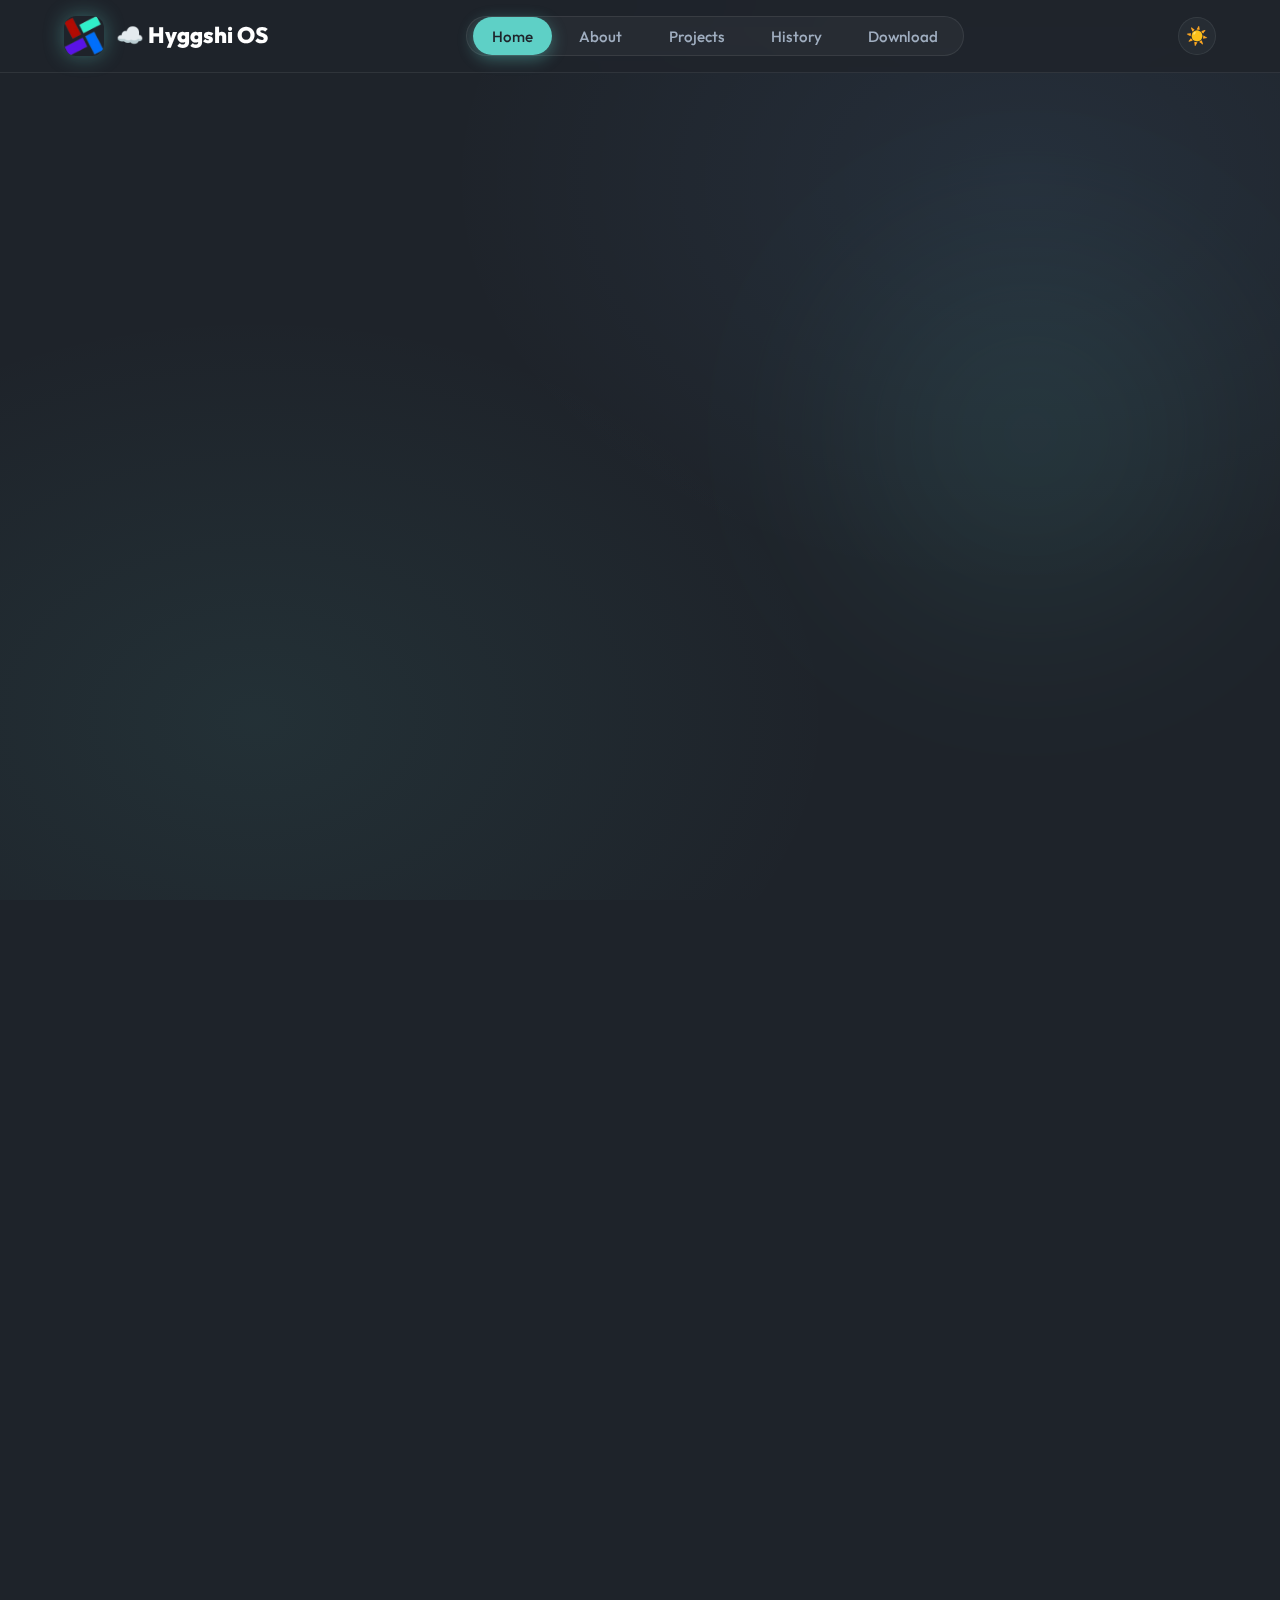
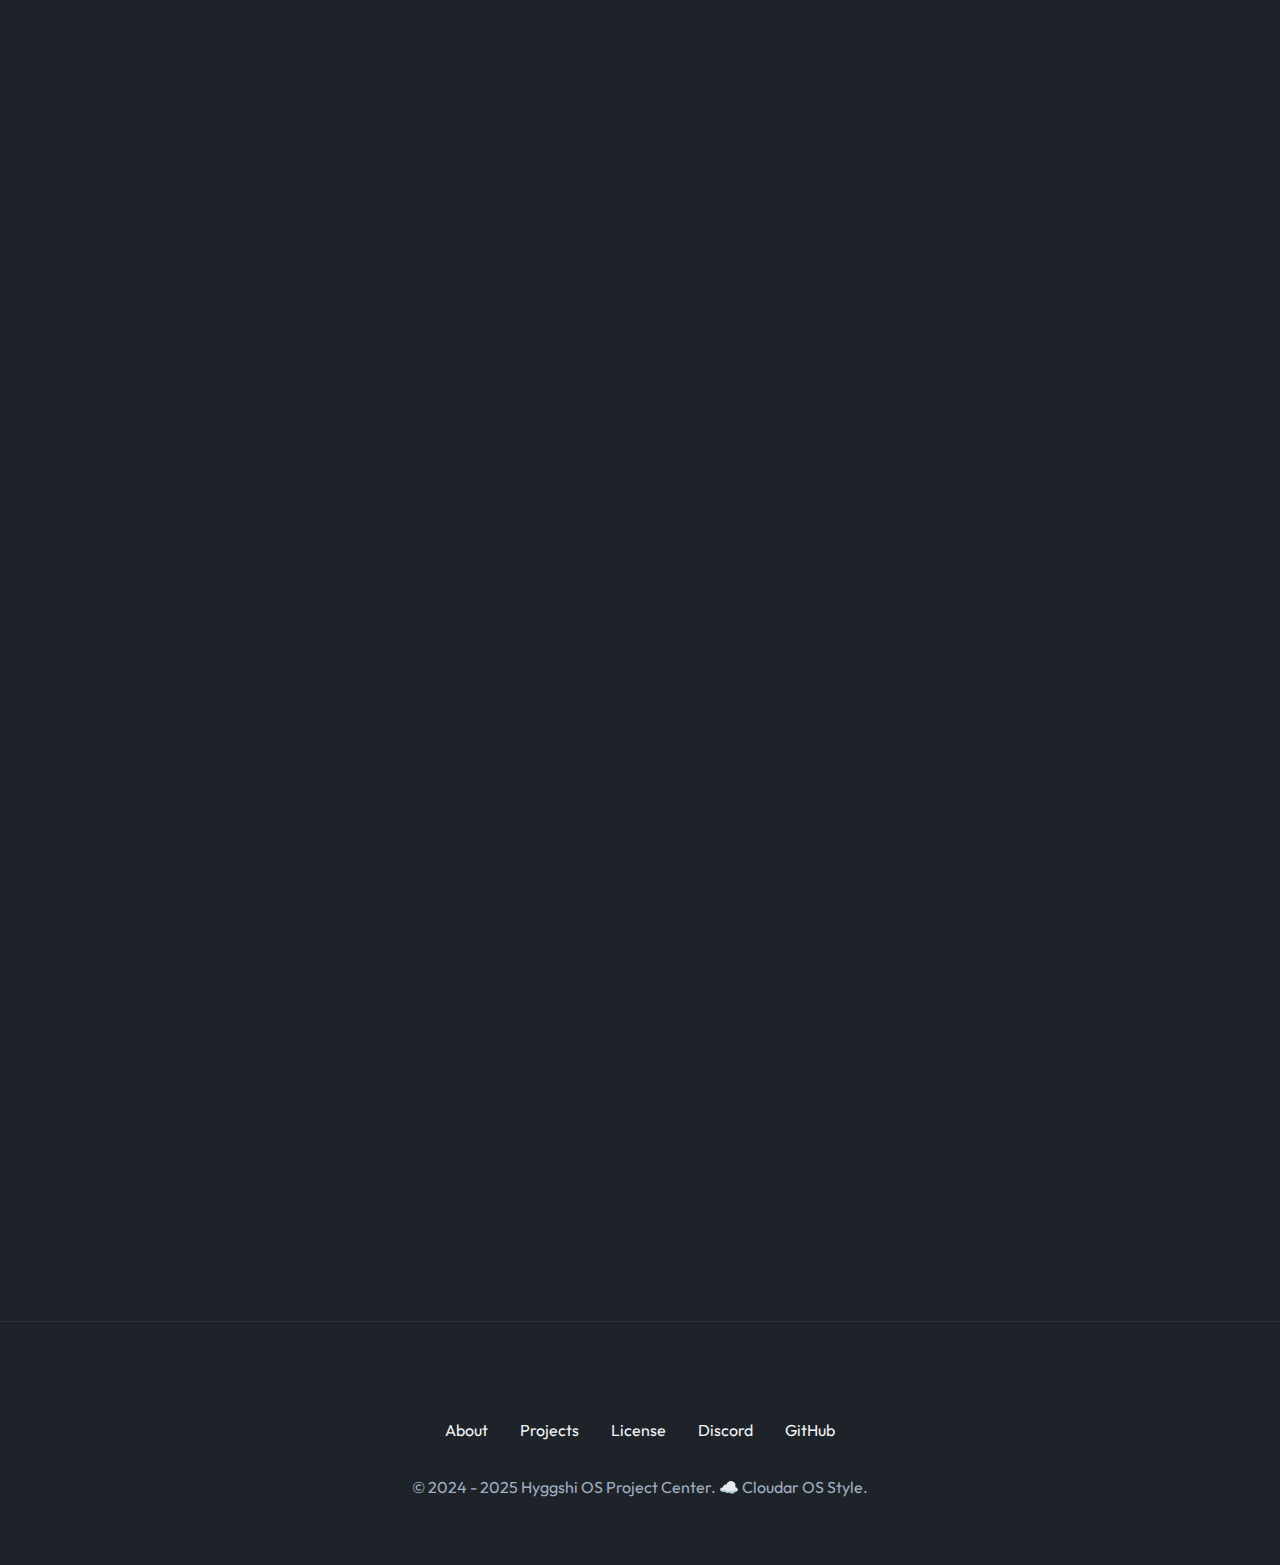
<file: index.html>
<!DOCTYPE html>
<html lang="vi">

<head>
  <meta charset="UTF-8">
  <meta name="viewport" content="width=device-width, initial-scale=1.0">
  <title>Hyggshi OS – Hệ điều hành mã nguồn mở trên Roblox</title>
  <meta name="description"
    content="Hyggshi OS - Hệ điều hành mô phỏng mã nguồn mở cho Roblox. Giao diện hiện đại, tùy biến cao.">
  <link rel="icon" href="Resources/favicon.ico">
  <link rel="stylesheet" href="style.css">
</head>

<body>
  <header class="header">
    <div class="container nav">
      <div class="logo">
        <img src="Resources/upscalemedia-transformed.png" alt="Hyggshi OS Logo">
        <span>☁️ Hyggshi OS</span>
      </div>
      <ul class="nav-menu">
        <li><a href="index.html" class="nav-link active">Home</a></li>
        <li><a href="About.html" class="nav-link">About</a></li>
        <li><a href="projects.html" class="nav-link">Projects</a></li>
        <li><a href="History.html" class="nav-link">History</a></li>
        <li><a href="download.html" class="nav-link">Download</a></li>
      </ul>
      <button class="theme-toggle" title="Chuyển đổi chủ đề">☀️</button>
    </div>
  </header>

  <main class="container">
    <!-- Hero Section -->
    <section class="hero">
      <div class="hero-content fade-in-up">
        <span class="badge active cloud-float" style="margin-bottom: 1.5rem; font-size: 1rem;">☁️ Cloudar OS
          Style</span>
        <h1>Hệ điều hành <span class="text-gradient">mã nguồn mở</span> trên Roblox</h1>
        <p>Trải nghiệm giao diện nhẹ nhàng như mây, tuỳ biến cao và hoàn toàn miễn phí. Phát triển bởi cộng đồng, dành
          cho cộng đồng.</p>
        <div style="display: flex; gap: 1rem; flex-wrap: wrap;">
          <a href="download.html" class="btn btn-primary">
            <span>☁️</span> Tải xuống ngay
          </a>
          <a href="https://github.com/HyggshiOSDeveloper/Hyggshi-OS-project-center" target="_blank"
            class="btn btn-github">
            <span>⭐</span> GitHub
          </a>
        </div>
      </div>
      <div class="hero-visual"></div>
    </section>

    <!-- Features Bento Grid -->
    <section class="section-spacer">
      <h2 class="section-title fade-in-up">Tính năng <span>Nổi bật</span></h2>

      <div class="bento-grid fade-in-up delay-1">
        <div class="bento-item large">
          <div class="card-icon">☁️</div>
          <h3>Giao diện Cloud</h3>
          <p style="color: var(--c-text-muted);">Thiết kế nhẹ nhàng, tông màu Cyan mát mẻ. Hỗ trợ Dark Mode với phong
            cách "Cloud Night".</p>
        </div>
        <div class="bento-item">
          <div class="card-icon">⚡</div>
          <h3>Siêu nhẹ</h3>
          <p style="color: var(--c-text-muted);">Tối ưu hoá hiệu năng, chạy mượt trên mọi thiết bị.</p>
        </div>
        <div class="bento-item">
          <div class="card-icon">🔓</div>
          <h3>Mã nguồn mở</h3>
          <p style="color: var(--c-text-muted);">Toàn bộ code trên GitHub. Tự do tùy biến.</p>
        </div>
        <div class="bento-item">
          <div class="card-icon">🎨</div>
          <h3>Tuỳ biến cao</h3>
          <p style="color: var(--c-text-muted);">Theme, Widget, Apps - tất cả đều có thể chỉnh sửa theo ý bạn.</p>
        </div>
        <div class="bento-item large">
          <div class="card-icon">🌐</div>
          <h3>Cộng đồng toàn cầu</h3>
          <p style="color: var(--c-text-muted);">Tham gia Discord, đóng góp ý tưởng, và cùng phát triển Hyggshi OS với
            hàng nghìn thành viên khác.</p>
        </div>
      </div>
    </section>

    <!-- News Section -->
    <section class="section-spacer">
      <h2 class="section-title fade-in-up">Tin tức <span>Mới nhất</span></h2>
      <div id="github-releases" class="grid-3 fade-in-up delay-1">
        <div class="card">
          <div class="card-icon">⏳</div>
          <h3>Đang tải...</h3>
          <p style="color: var(--c-text-muted);">Kết nối đến GitHub API...</p>
        </div>
      </div>
    </section>

    <!-- CTA Section -->
    <section class="section-spacer fade-in-up">
      <div class="card"
        style="text-align: center; padding: 4rem 2rem; background: linear-gradient(135deg, rgba(94, 208, 198, 0.1), rgba(123, 185, 255, 0.1));">
        <h2 style="margin-bottom: 1rem;">Sẵn sàng trải nghiệm?</h2>
        <p
          style="color: var(--c-text-muted); margin-bottom: 2rem; max-width: 500px; margin-left: auto; margin-right: auto;">
          Tải xuống Hyggshi OS ngay hôm nay và khám phá hệ điều hành nhẹ nhàng như mây.
        </p>
        <a href="download.html" class="btn btn-primary" style="font-size: 1.2rem; padding: 1rem 2.5rem;">
          ☁️ Bắt đầu ngay
        </a>
      </div>
    </section>
  </main>

  <footer class="footer">
    <div class="container">
      <div class="footer-links">
        <a href="About.html">About</a>
        <a href="projects.html">Projects</a>
        <a href="license.html">License</a>
        <a href="https://discord.gg/PZuDkFzJtc" target="_blank">Discord</a>
        <a href="https://github.com/HyggshiOSDeveloper" target="_blank">GitHub</a>
      </div>
      <p style="color: var(--c-text-muted);">© 2024 - 2025 Hyggshi OS Project Center. ☁️ Cloudar OS Style.</p>
    </div>
  </footer>

  <script>
    // GitHub Releases Fetcher
    (async function () {
      const container = document.getElementById('github-releases');
      if (!container) return;

      try {
        const res = await fetch('https://api.github.com/repos/HyggshiOSDeveloper/Hyggshi-OS-project-center/releases?per_page=3');
        const releases = await res.json();

        if (!releases.length) {
          container.innerHTML = '<div class="card"><p>Chưa có bản phát hành nào.</p></div>';
          return;
        }

        container.innerHTML = releases.map(r => `
                    <div class="card" style="display: flex; flex-direction: column; justify-content: space-between;">
                        <div>
                            <div class="badge active" style="margin-bottom: 1rem;">${r.tag_name}</div>
                            <h3>${r.name || r.tag_name}</h3>
                            <p style="color: var(--c-text-muted); font-size: 0.9rem; margin-bottom: 1.5rem;">
                                ${new Date(r.published_at).toLocaleDateString('vi-VN')}
                            </p>
                        </div>
                        <a href="${r.html_url}" target="_blank" class="btn btn-secondary" style="width: 100%; font-size: 0.9rem;">
                            <span>📦</span> View Release
                        </a>
                    </div>
                `).join('');
      } catch (e) {
        container.innerHTML = '<div class="card"><p style="color: var(--c-text-muted);">Không thể tải dữ liệu.</p></div>';
      }
    })();
  </script>
  <script src="theme.js"></script>
</body>

</html>
</file>
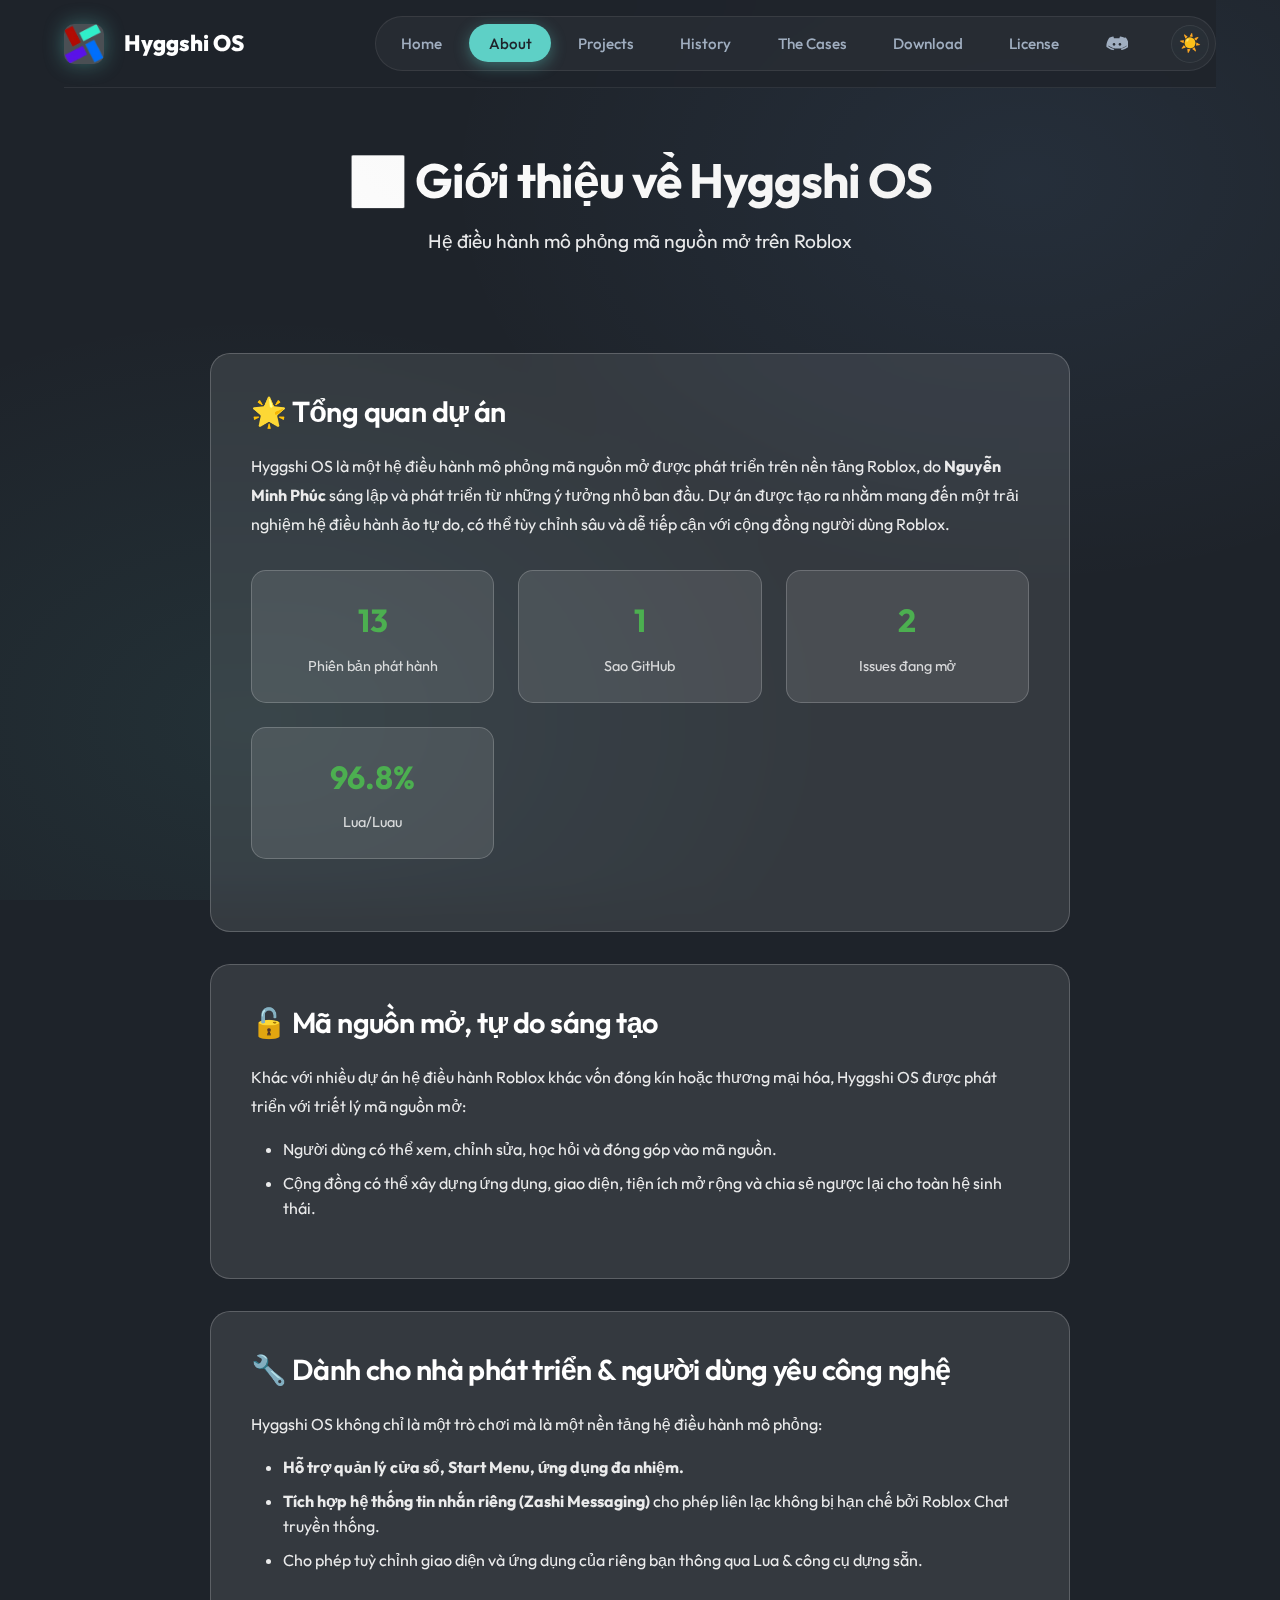
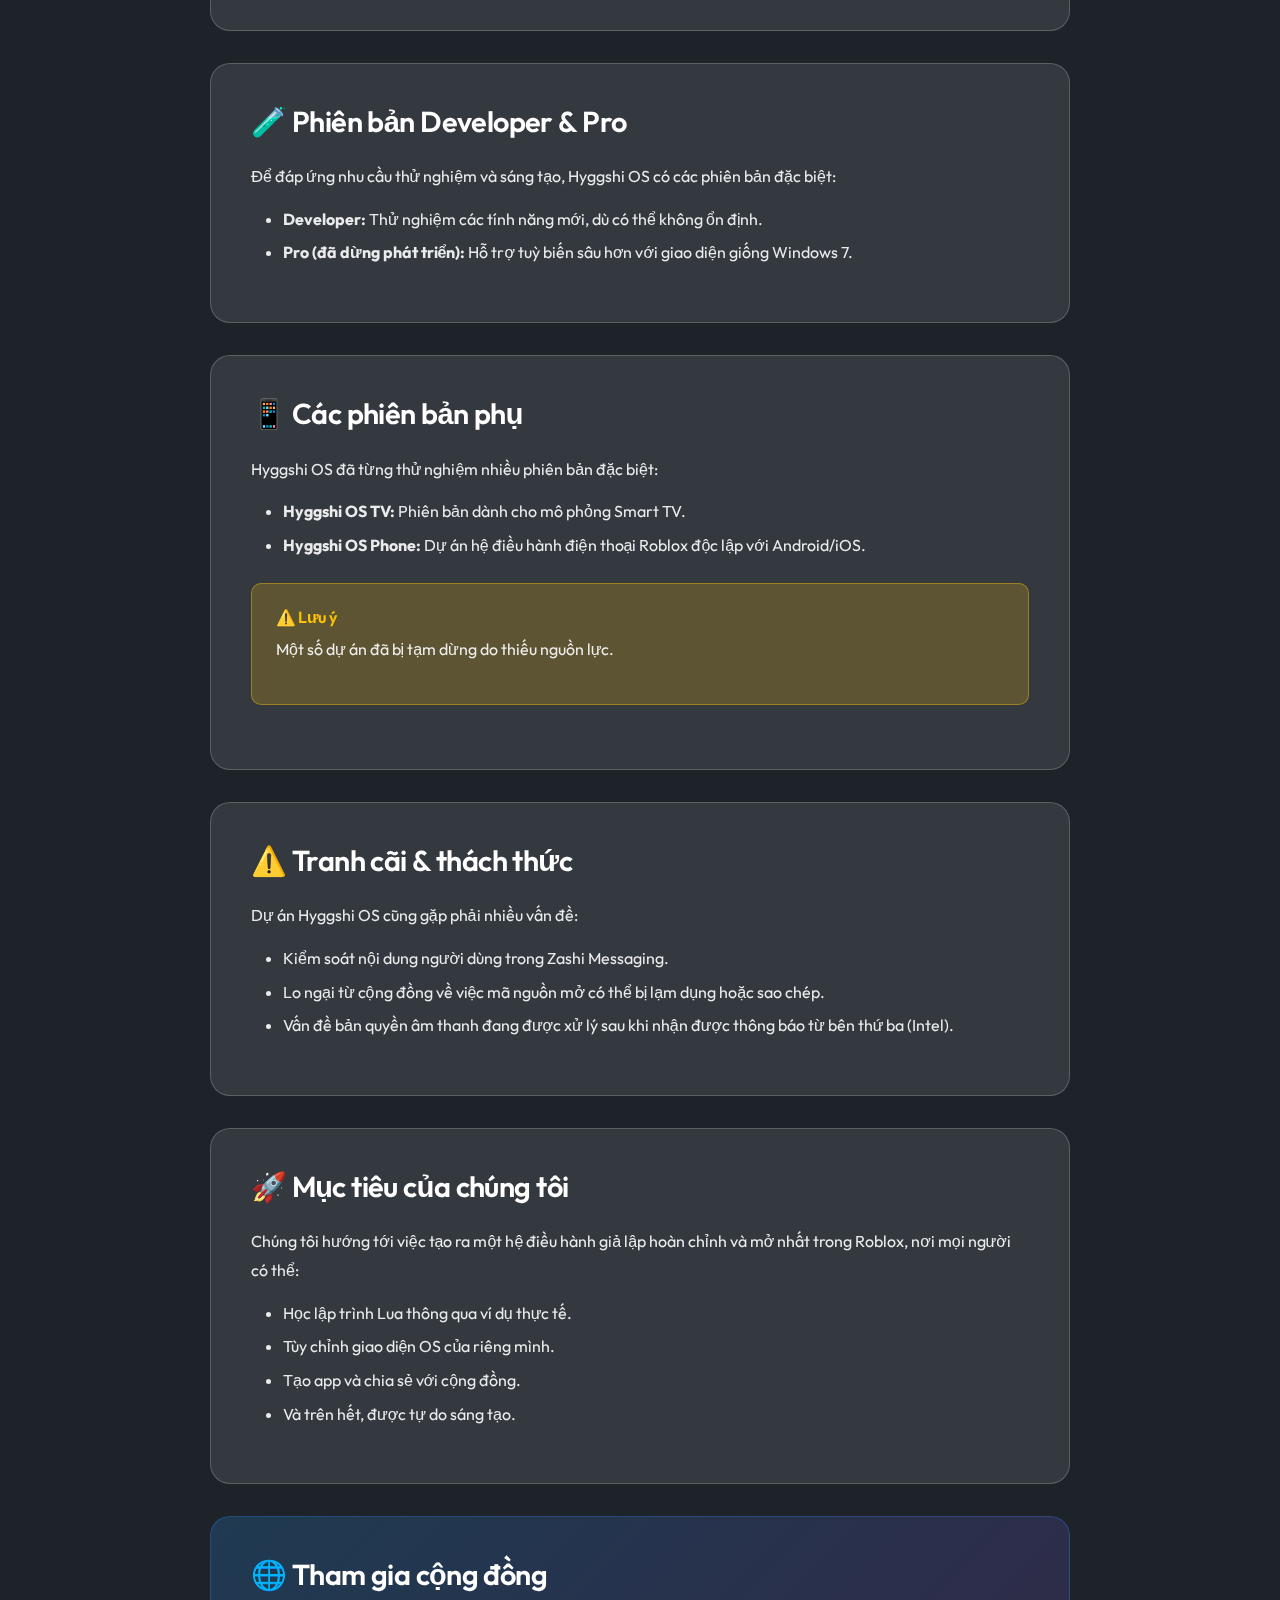
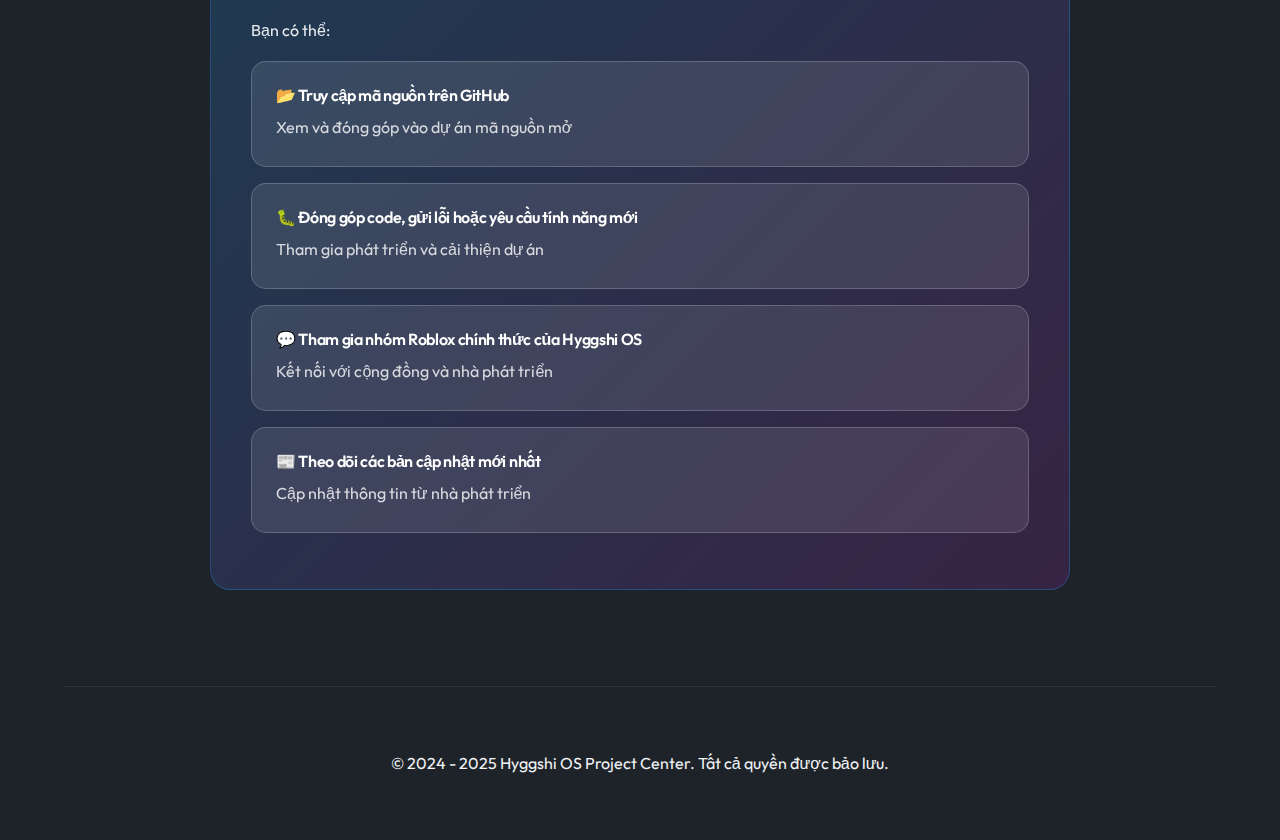
<file: About.html>
<!DOCTYPE html>
<html lang="vi">
<head>
    <meta charset="UTF-8">
    <meta name="viewport" content="width=device-width, initial-scale=1.0">
    <title>Giới thiệu về Hyggshi OS - Hệ điều hành mô phỏng mã nguồn mở</title>
    <link rel="preconnect" href="https://fonts.googleapis.com">
    <link rel="preconnect" href="https://fonts.gstatic.com" crossorigin>
    <link href="https://fonts.googleapis.com/css2?family=Inter:wght@300;400;500;600;700&display=swap" rel="stylesheet">
    <link rel="stylesheet" href="style.css">
    <link rel="icon" href="Resources/favicon.ico" />

    <style>
        .about-hero {
            text-align: center;
            padding: 4rem 0;
            color: white;
        }
        
        .about-hero h1 {
            font-size: 3rem;
            font-weight: 700;
            margin-bottom: 1rem;
            background: linear-gradient(45deg, #fff, #f0f0f0);
            -webkit-background-clip: text;
            -webkit-text-fill-color: transparent;
            background-clip: text;
        }
        
        .about-hero .subtitle {
            font-size: 1.2rem;
            opacity: 0.9;
            margin-bottom: 2rem;
        }
        
        .about-content {
            max-width: 900px;
            margin: 0 auto;
            padding: 0 20px;
        }
        
        .about-section {
            background: rgba(255, 255, 255, 0.1);
            backdrop-filter: blur(20px);
            border: 1px solid rgba(255, 255, 255, 0.2);
            border-radius: 20px;
            padding: 2.5rem;
            margin-bottom: 2rem;
            color: white;
            transition: all 0.3s ease;
        }
        
        .about-section:hover {
            transform: translateY(-5px);
            box-shadow: 0 15px 35px rgba(0, 0, 0, 0.2);
        }
        
        .about-section h2 {
            font-size: 1.8rem;
            font-weight: 600;
            margin-bottom: 1.5rem;
            color: #fff;
            display: flex;
            align-items: center;
            gap: 0.5rem;
        }
        
        .about-section h3 {
            font-size: 1.4rem;
            font-weight: 600;
            margin: 1.5rem 0 1rem 0;
            color: #fff;
        }
        
        .about-section p {
            line-height: 1.8;
            margin-bottom: 1rem;
            opacity: 0.9;
        }
        
        .about-section ul {
            margin: 1rem 0;
            padding-left: 2rem;
        }
        
        .about-section li {
            margin-bottom: 0.5rem;
            line-height: 1.6;
            opacity: 0.9;
        }
        
        .feature-badge {
            background: linear-gradient(45deg, #4CAF50, #45a049);
            color: white;
            padding: 0.3rem 0.8rem;
            border-radius: 20px;
            font-size: 0.9rem;
            font-weight: 600;
            margin-left: 0.5rem;
        }
        
        .warning-box {
            background: rgba(255, 193, 7, 0.2);
            border: 1px solid rgba(255, 193, 7, 0.4);
            border-radius: 10px;
            padding: 1.5rem;
            margin: 1.5rem 0;
        }
        
        .warning-box h4 {
            color: #ffc107;
            font-weight: 600;
            margin-bottom: 0.5rem;
        }
        
        .community-section {
            background: linear-gradient(135deg, rgba(33, 150, 243, 0.2), rgba(156, 39, 176, 0.2));
            border: 1px solid rgba(33, 150, 243, 0.3);
        }
        
        .back-button {
            position: fixed;
            top: 20px;
            left: 20px;
            background: rgba(255, 255, 255, 0.2);
            backdrop-filter: blur(10px);
            border: 1px solid rgba(255, 255, 255, 0.3);
            border-radius: 50px;
            padding: 0.8rem 1.5rem;
            color: white;
            text-decoration: none;
            font-weight: 500;
            transition: all 0.3s ease;
            z-index: 1000;
        }
        
        .back-button:hover {
            background: rgba(255, 255, 255, 0.3);
            transform: translateY(-2px);
        }
        
        .link-card {
            background: rgba(255, 255, 255, 0.1);
            border: 1px solid rgba(255, 255, 255, 0.2);
            border-radius: 15px;
            padding: 1.5rem;
            margin: 1rem 0;
            transition: all 0.3s ease;
            text-decoration: none;
            color: white;
            display: block;
        }
        
        .link-card:hover {
            background: rgba(255, 255, 255, 0.2);
            transform: translateY(-3px);
            text-decoration: none;
            color: white;
        }
        
        .link-card h4 {
            color: #fff;
            margin-bottom: 0.5rem;
            font-weight: 600;
        }
        
        .link-card p {
            opacity: 0.8;
            margin: 0;
        }
        
        .stats-grid {
            display: grid;
            grid-template-columns: repeat(auto-fit, minmax(200px, 1fr));
            gap: 1.5rem;
            margin: 2rem 0;
        }
        
        .stat-card {
            background: rgba(255, 255, 255, 0.1);
            border: 1px solid rgba(255, 255, 255, 0.2);
            border-radius: 15px;
            padding: 1.5rem;
            text-align: center;
            color: white;
        }
        
        .stat-number {
            font-size: 2rem;
            font-weight: 700;
            color: #4CAF50;
            margin-bottom: 0.5rem;
        }
        
        .stat-label {
            opacity: 0.8;
            font-size: 0.9rem;
        }
        
        @media (max-width: 768px) {
            .about-hero h1 {
                font-size: 2rem;
            }
            
            .about-section {
                padding: 1.5rem;
            }
            
            .about-section h2 {
                font-size: 1.5rem;
            }
            
            .back-button {
                top: 10px;
                left: 10px;
                padding: 0.6rem 1rem;
                font-size: 0.9rem;
            }
            
            .stats-grid {
                grid-template-columns: 1fr;
            }
        }
    </style>
</head>
<body>
    <div class="container">
      <header class="header">
        <nav class="nav">
          <div class="logo">
            <img src="Resources/upscalemedia-transformed.png" alt="Hyggshi OS Logo" style="height: 40px; width: 40px; object-fit: contain; vertical-align: middle; margin-right: 0.5rem; border-radius: 10px; background: rgba(255,255,255,0.2);">
            <span class="logo-text">Hyggshi OS</span>
          </div>
          <ul class="nav-menu">
            <li><a href="index.html" class="nav-link">Home</a></li>
            <li><a href="About.html" class="nav-link active">About</a></li>
            <li><a href="projects.html" class="nav-link">Projects</a></li>
            <li><a href="History.html" class="nav-link">History</a></li>
            <li><a href="The-Cases.html" class="nav-link">The Cases</a></li>
            <li><a href="download.html" class="nav-link">Download</a></li>
            <li><a href="license.html" class="nav-link">License</a></li>
            <li>
              <a href="https://discord.gg/PZuDkFzJtc" class="nav-link" target="_blank" title="Join Discord" style="display:flex;align-items:center;gap:0.3rem;">
                <svg height="22" viewBox="0 0 32 32" width="22" fill="currentColor" xmlns="http://www.w3.org/2000/svg" style="vertical-align:middle"><path d="M27.2 6.8A26.9 26.9 0 0 0 20.9 5a1 1 0 0 0-.5.1c-.2.1-.3.3-.3.5-.2.7-.4 1.5-.5 2.2-2.7-.4-5.4-.4-8.1 0-.1-.7-.3-1.5-.5-2.2a.7.7 0 0 0-.3-.5c-.2-.1-.4-.2-.5-.1A26.9 26.9 0 0 0 4.8 6.8a.7.7 0 0 0-.3.3C1.7 11.2.3 15.5.6 19.8a.7.7 0 0 0 .2.4c3.2 2.4 6.3 3.8 9.4 4.7a1 1 0 0 0 1.1-.4c.3-.4.6-.9.8-1.3-3.1-.9-6-2.2-8.7-4.1a.2.2 0 0 1-.1-.2c0-.1 0-.2.1-.2.2-.2.4-.3.6-.2 7.7 5.6 18.1 5.6 25.7 0 .2-.1.4 0 .6.2 0 .1 0 .2-.1.2-2.7 1.9-5.6 3.2-8.7 4.1.3.5.6.9.8 1.3a1 1 0 0 0 1.1.4c3.1-.9 6.2-2.3 9.4-4.7a.7.7 0 0 0 .2-.4c.4-4.3-1-8.6-3.9-12.7a.7.7 0 0 0-.3-.3zM11.7 18.6c-1.1 0-2-1-2-2.1 0-1.2.9-2.1 2-2.1s2 1 2 2.1c0 1.2-.9 2.1-2 2.1zm8.6 0c-1.1 0-2-1-2-2.1 0-1.2.9-2.1 2-2.1s2 1 2 2.1c0 1.2-.9 2.1-2 2.1z"/></svg>
                <span style="display:none;">Discord</span>
              </a>
            </li>
          </ul>
        </nav>
      </header>

        <div class="about-hero">
            <h1>🪟 Giới thiệu về Hyggshi OS</h1>
            <p class="subtitle">Hệ điều hành mô phỏng mã nguồn mở trên Roblox</p>
        </div>

        <div class="about-content">
            <!-- Giới thiệu chính -->
            <div class="about-section">
                <h2>🌟 Tổng quan dự án</h2>
                <p>Hyggshi OS là một hệ điều hành mô phỏng mã nguồn mở được phát triển trên nền tảng Roblox, do <strong>Nguyễn Minh Phúc</strong> sáng lập và phát triển từ những ý tưởng nhỏ ban đầu. Dự án được tạo ra nhằm mang đến một trải nghiệm hệ điều hành ảo tự do, có thể tùy chỉnh sâu và dễ tiếp cận với cộng đồng người dùng Roblox.</p>
                
                <div class="stats-grid">
                    <div class="stat-card">
                        <div class="stat-number" id="stat-releases">13</div>
                        <div class="stat-label">Phiên bản phát hành</div>
                    </div>
                    <div class="stat-card">
                        <div class="stat-number" id="stat-stars">1</div>
                        <div class="stat-label">Sao GitHub</div>
                    </div>
                    <div class="stat-card">
                        <div class="stat-number" id="stat-issues">2</div>
                        <div class="stat-label">Issues đang mở</div>
                    </div>
                    <div class="stat-card">
                        <div class="stat-number" id="stat-lua">96.8%</div>
                        <div class="stat-label">Lua/Luau</div>
                    </div>
                </div>
            </div>

            <!-- Mã nguồn mở -->
            <div class="about-section">
                <h2>🔓 Mã nguồn mở, tự do sáng tạo</h2>
                <p>Khác với nhiều dự án hệ điều hành Roblox khác vốn đóng kín hoặc thương mại hóa, Hyggshi OS được phát triển với triết lý mã nguồn mở:</p>
                <ul>
                    <li>Người dùng có thể xem, chỉnh sửa, học hỏi và đóng góp vào mã nguồn.</li>
                    <li>Cộng đồng có thể xây dựng ứng dụng, giao diện, tiện ích mở rộng và chia sẻ ngược lại cho toàn hệ sinh thái.</li>
                </ul>
            </div>

            <!-- Dành cho nhà phát triển -->
            <div class="about-section">
                <h2>🔧 Dành cho nhà phát triển & người dùng yêu công nghệ</h2>
                <p>Hyggshi OS không chỉ là một trò chơi mà là một nền tảng hệ điều hành mô phỏng:</p>
                <ul>
                    <li><strong>Hỗ trợ quản lý cửa sổ, Start Menu, ứng dụng đa nhiệm.</strong></li>
                    <li><strong>Tích hợp hệ thống tin nhắn riêng (Zashi Messaging)</strong> cho phép liên lạc không bị hạn chế bởi Roblox Chat truyền thống.</li>
                    <li>Cho phép tuỳ chỉnh giao diện và ứng dụng của riêng bạn thông qua Lua & công cụ dựng sẵn.</li>
                </ul>
            </div>

            <!-- Phiên bản Developer & Pro -->
            <div class="about-section">
                <h2>🧪 Phiên bản Developer & Pro</h2>
                <p>Để đáp ứng nhu cầu thử nghiệm và sáng tạo, Hyggshi OS có các phiên bản đặc biệt:</p>
                <ul>
                    <li><strong>Developer:</strong> Thử nghiệm các tính năng mới, dù có thể không ổn định.</li>
                    <li><strong>Pro (đã dừng phát triển):</strong> Hỗ trợ tuỳ biến sâu hơn với giao diện giống Windows 7.</li>
                </ul>
            </div>

            <!-- Các phiên bản phụ -->
            <div class="about-section">
                <h2>📱 Các phiên bản phụ</h2>
                <p>Hyggshi OS đã từng thử nghiệm nhiều phiên bản đặc biệt:</p>
                <ul>
                    <li><strong>Hyggshi OS TV:</strong> Phiên bản dành cho mô phỏng Smart TV.</li>
                    <li><strong>Hyggshi OS Phone:</strong> Dự án hệ điều hành điện thoại Roblox độc lập với Android/iOS.</li>
                </ul>
                <div class="warning-box">
                    <h4>⚠️ Lưu ý</h4>
                    <p>Một số dự án đã bị tạm dừng do thiếu nguồn lực.</p>
                </div>
            </div>

            <!-- Tranh cãi & thách thức -->
            <div class="about-section">
                <h2>⚠️ Tranh cãi & thách thức</h2>
                <p>Dự án Hyggshi OS cũng gặp phải nhiều vấn đề:</p>
                <ul>
                    <li>Kiểm soát nội dung người dùng trong Zashi Messaging.</li>
                    <li>Lo ngại từ cộng đồng về việc mã nguồn mở có thể bị lạm dụng hoặc sao chép.</li>
                    <li>Vấn đề bản quyền âm thanh đang được xử lý sau khi nhận được thông báo từ bên thứ ba (Intel).</li>
                </ul>
            </div>

            <!-- Mục tiêu -->
            <div class="about-section">
                <h2>🚀 Mục tiêu của chúng tôi</h2>
                <p>Chúng tôi hướng tới việc tạo ra một hệ điều hành giả lập hoàn chỉnh và mở nhất trong Roblox, nơi mọi người có thể:</p>
                <ul>
                    <li>Học lập trình Lua thông qua ví dụ thực tế.</li>
                    <li>Tùy chỉnh giao diện OS của riêng mình.</li>
                    <li>Tạo app và chia sẻ với cộng đồng.</li>
                    <li>Và trên hết, được tự do sáng tạo.</li>
                </ul>
            </div>

            <!-- Tham gia cộng đồng -->
            <div class="about-section community-section">
                <h2>🌐 Tham gia cộng đồng</h2>
                <p>Bạn có thể:</p>
                
                <a href="https://github.com/HyggshiOSDeveloper/Hyggshi-OS-project-center" target="_blank" class="link-card">
                    <h4>📂 Truy cập mã nguồn trên GitHub</h4>
                    <p>Xem và đóng góp vào dự án mã nguồn mở</p>
                </a>
                
                <a href="https://github.com/HyggshiOSDeveloper/Hyggshi-OS-project-center/issues" target="_blank" class="link-card">
                    <h4>🐛 Đóng góp code, gửi lỗi hoặc yêu cầu tính năng mới</h4>
                    <p>Tham gia phát triển và cải thiện dự án</p>
                </a>
                
                <a href="https://discord.gg/PZuDkFzJtc" target="_blank" class="link-card">
                    <h4>💬 Tham gia nhóm Roblox chính thức của Hyggshi OS</h4>
                    <p>Kết nối với cộng đồng và nhà phát triển</p>
                </a>
                
                <a href="https://hyggshi-os.fandom.com/wiki/Main_Page" target="_blank" class="link-card">
                    <h4>📰 Theo dõi các bản cập nhật mới nhất</h4>
                    <p>Cập nhật thông tin từ nhà phát triển</p>
                </a>
            </div>
        </div>

        <footer class="footer">
            <p>&copy; 2024 - 2025 Hyggshi OS Project Center. Tất cả quyền được bảo lưu.</p>
        </footer>
    </div>

    <script src="script.js"></script>
    <script>
      async function updateGitHubStats() {
        try {
          // Releases
          const releasesRes = await fetch('https://api.github.com/repos/HyggshiOSDeveloper/Hyggshi-OS-project-center/releases');
          const releases = await releasesRes.json();
          document.getElementById('stat-releases').textContent = Array.isArray(releases) ? releases.length : '–';

          // Stars, Issues, Languages
          const repoRes = await fetch('https://api.github.com/repos/HyggshiOSDeveloper/Hyggshi-OS-project-center');
          const repo = await repoRes.json();
          document.getElementById('stat-stars').textContent = repo.stargazers_count ?? '–';
          document.getElementById('stat-issues').textContent = repo.open_issues_count ?? '–';

          // Languages
          const langRes = await fetch('https://api.github.com/repos/HyggshiOSDeveloper/Hyggshi-OS-project-center/languages');
          const langs = await langRes.json();
          const total = Object.values(langs).reduce((a, b) => a + b, 0);
          const luaPercent = langs['Lua'] ? ((langs['Lua'] / total) * 100).toFixed(1) : 0;
          const luauPercent = langs['Luau'] ? ((langs['Luau'] / total) * 100).toFixed(1) : 0;
          let langText = '';
          if (luaPercent > 0) langText += `Lua ${luaPercent}%`;
          if (luauPercent > 0) langText += (langText ? ' / ' : '') + `Luau ${luauPercent}%`;
          document.getElementById('stat-lua').textContent = langText || '–';
        } catch (e) {
          // Fallback: do nothing
        }
      }
      updateGitHubStats();
    </script>
</body>
</html>
</file>
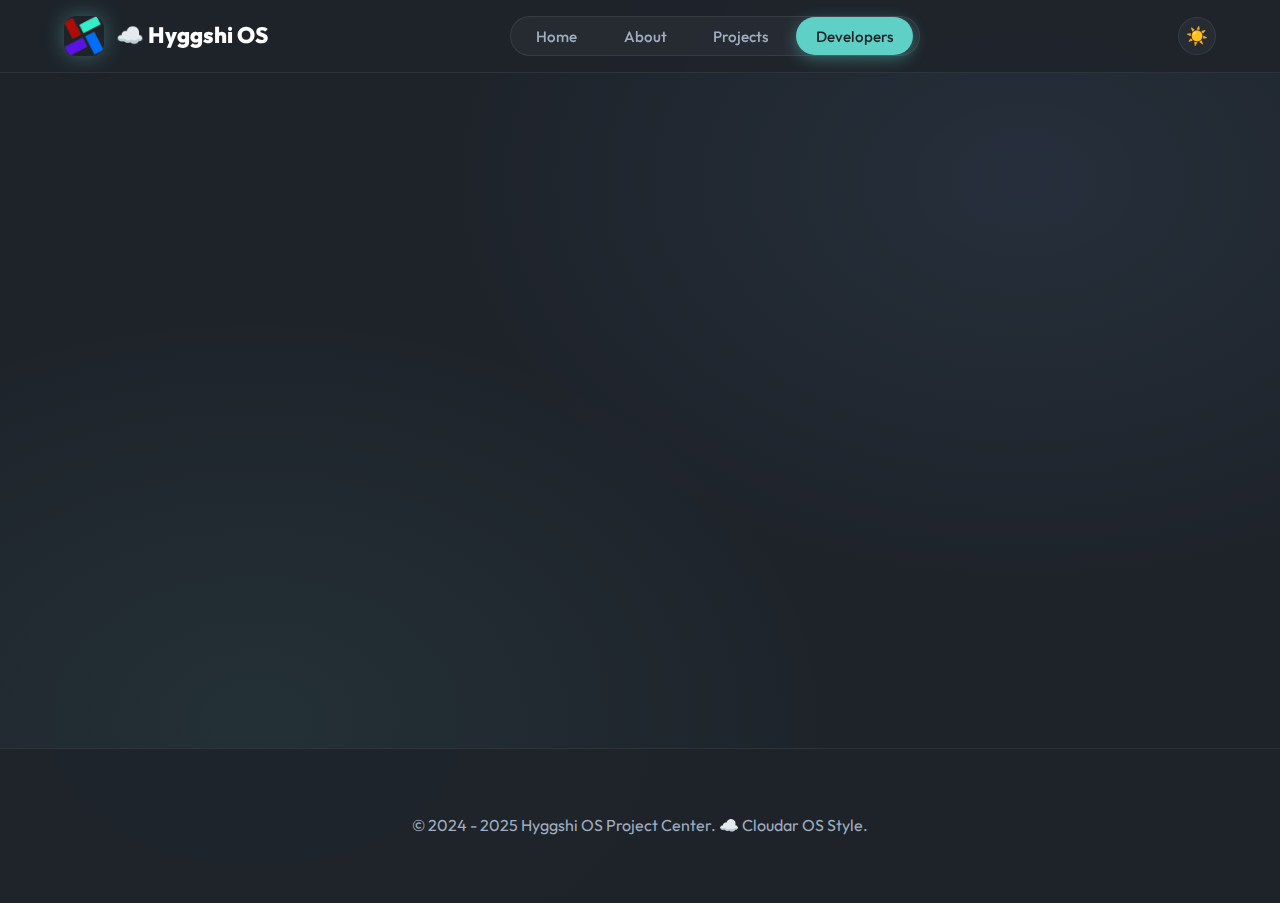
<file: developer.html>
<!DOCTYPE html>
<html lang="vi">

<head>
    <meta charset="UTF-8">
    <meta name="viewport" content="width=device-width, initial-scale=1.0">
    <title>Developer Portal – Hyggshi OS</title>
    <link rel="icon" href="Resources/favicon.ico">
    <link rel="stylesheet" href="style.css">
</head>

<body>
    <header class="header">
        <div class="container nav">
            <div class="logo">
                <img src="Resources/upscalemedia-transformed.png" alt="Logo">
                <span>☁️ Hyggshi OS</span>
            </div>
            <ul class="nav-menu">
                <li><a href="index.html" class="nav-link">Home</a></li>
                <li><a href="About.html" class="nav-link">About</a></li>
                <li><a href="projects.html" class="nav-link">Projects</a></li>
                <li><a href="developer.html" class="nav-link active">Developers</a></li>
            </ul>
            <button class="theme-toggle" title="Chuyển đổi chủ đề">☀️</button>
        </div>
    </header>

    <main class="container section-spacer"
        style="text-align: center; min-height: 60vh; display: flex; flex-direction: column; justify-content: center;">
        <div class="fade-in-up">
            <div class="card-icon cloud-float"
                style="margin: 0 auto 2rem auto; font-size: 4rem; width: 100px; height: 100px;">🧑‍💻</div>
            <span class="badge warning" style="margin-bottom: 1rem;">🚧 Coming Soon</span>
            <h1 class="text-gradient">Developer Portal</h1>
            <p style="color: var(--c-text-muted); font-size: 1.2rem; max-width: 600px; margin: 1rem auto 2rem auto;">
                Cổng thông tin dành cho nhà phát triển, tài liệu API và SDK đang được xây dựng.
            </p>
            <div class="flex-center" style="gap: 1rem; flex-wrap: wrap;">
                <a href="index.html" class="btn btn-secondary">← Trở về Trang chủ</a>
                <a href="HOSRT.html" class="btn btn-primary">☁️ Xem HOSRT Tools</a>
            </div>
        </div>
    </main>

    <footer class="footer">
        <div class="container">
            <p style="color: var(--c-text-muted);">© 2024 - 2025 Hyggshi OS Project Center. ☁️ Cloudar OS Style.</p>
        </div>
    </footer>
    <script src="theme.js"></script>
</body>

</html>
</file>
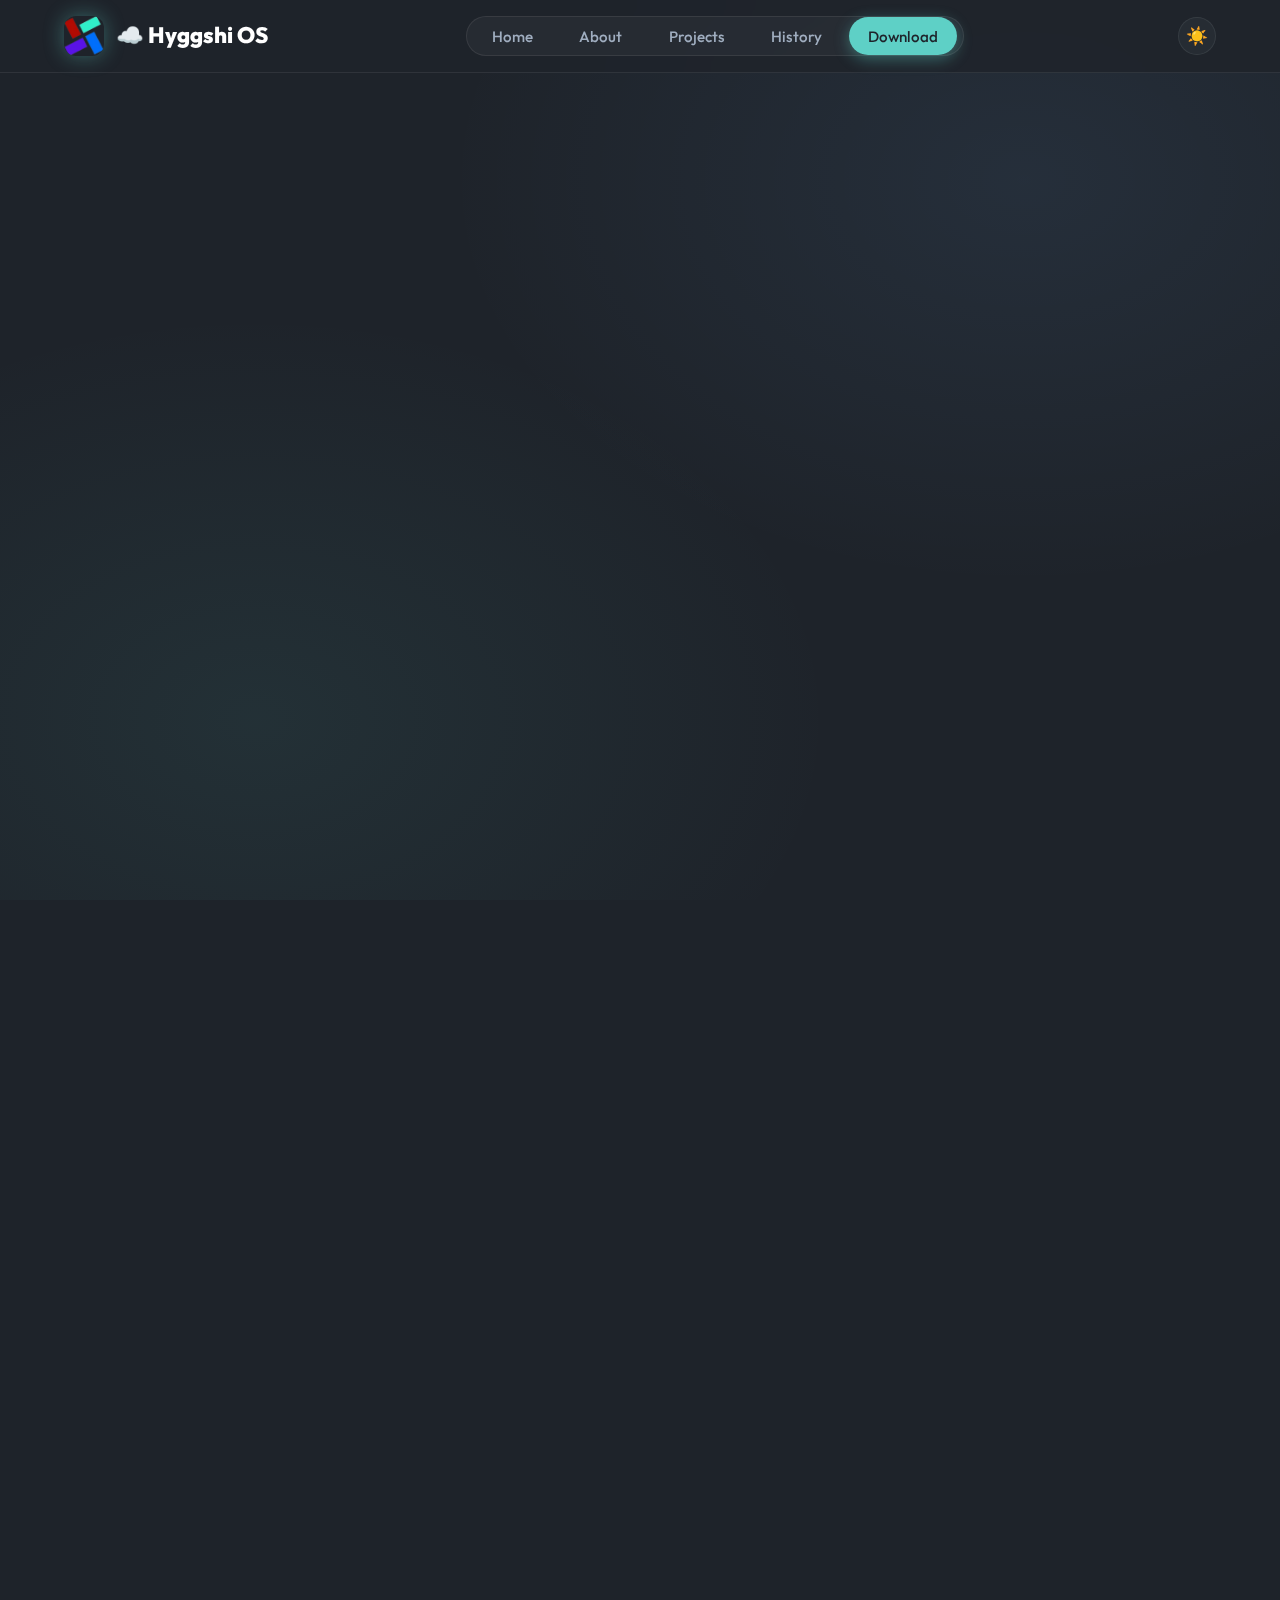
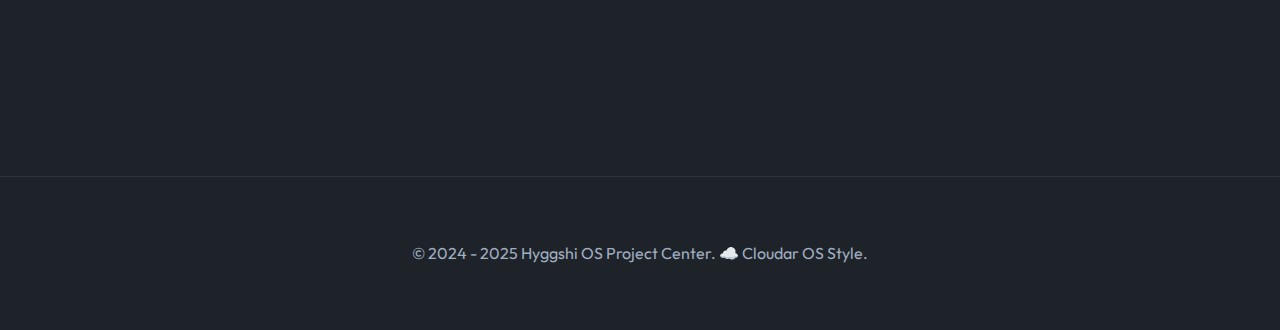
<file: download.html>
<!DOCTYPE html>
<html lang="vi">

<head>
  <meta charset="UTF-8">
  <meta name="viewport" content="width=device-width, initial-scale=1.0">
  <title>Download – Hyggshi OS</title>
  <link rel="icon" href="Resources/favicon.ico">
  <link rel="stylesheet" href="style.css">
</head>

<body>
  <header class="header">
    <div class="container nav">
      <div class="logo">
        <img src="Resources/upscalemedia-transformed.png" alt="Logo">
        <span>☁️ Hyggshi OS</span>
      </div>
      <ul class="nav-menu">
        <li><a href="index.html" class="nav-link">Home</a></li>
        <li><a href="About.html" class="nav-link">About</a></li>
        <li><a href="projects.html" class="nav-link">Projects</a></li>
        <li><a href="History.html" class="nav-link">History</a></li>
        <li><a href="download.html" class="nav-link active">Download</a></li>
      </ul>
      <button class="theme-toggle" title="Chuyển đổi chủ đề">☀️</button>
    </div>
  </header>

  <main class="container">
    <section class="section-spacer" style="text-align: center;">
      <div class="fade-in-up">
        <span class="badge active cloud-float" style="font-size: 1rem; margin-bottom: 1rem;">☁️ Download</span>
        <h1>Tải xuống <span class="text-gradient">Hyggshi OS</span></h1>
        <p style="color: var(--c-text-muted); font-size: 1.2rem; margin-bottom: 2rem;">
          Chọn phiên bản phù hợp và bắt đầu trải nghiệm.
        </p>
      </div>
      <div class="flex-center fade-in-up delay-1" style="gap: 1rem; flex-wrap: wrap;">
        <a href="https://github.com/HyggshiOSDeveloper/Hyggshi-OS-project-center/releases/latest" target="_blank"
          class="btn btn-primary" style="font-size: 1.1rem; padding: 1rem 2rem;">
          ☁️ Tải bản mới nhất
        </a>
        <a href="https://github.com/HyggshiOSDeveloper/Hyggshi-OS-project-center/releases" target="_blank"
          class="btn btn-secondary">
          Xem tất cả phiên bản
        </a>
      </div>
    </section>

    <!-- Latest Release -->
    <section class="fade-in-up delay-2">
      <h2 class="section-title">Phiên bản <span>Mới nhất</span></h2>
      <div id="latest-release" class="grid-3">
        <div class="card" style="grid-column: 1/-1; text-align: center;">
          <div class="card-icon cloud-float" style="margin: 0 auto 1rem auto;">⏳</div>
          <h3>Đang tải thông tin...</h3>
          <p style="color: var(--c-text-muted);">Kết nối đến GitHub...</p>
        </div>
      </div>
    </section>

    <!-- Requirements -->
    <section class="section-spacer fade-in-up delay-3">
      <h2 class="section-title">Yêu cầu <span>Hệ thống</span></h2>
      <div class="grid-3">
        <div class="card">
          <div class="card-icon">🎮</div>
          <h3>Roblox</h3>
          <p style="color: var(--c-text-muted);">Tài khoản Roblox hợp lệ để chạy trải nghiệm.</p>
        </div>
        <div class="card">
          <div class="card-icon">🔧</div>
          <h3>Studio</h3>
          <p style="color: var(--c-text-muted);">Roblox Studio (nếu muốn chỉnh sửa source code).</p>
        </div>
        <div class="card">
          <div class="card-icon">🌐</div>
          <h3>Internet</h3>
          <p style="color: var(--c-text-muted);">Kết nối mạng ổn định để tải assets và cập nhật.</p>
        </div>
      </div>
    </section>
  </main>

  <footer class="footer">
    <div class="container">
      <p style="color: var(--c-text-muted);">© 2024 - 2025 Hyggshi OS Project Center. ☁️ Cloudar OS Style.</p>
    </div>
  </footer>

  <script>
    (async function () {
      const container = document.getElementById('latest-release');
      try {
        const res = await fetch('https://api.github.com/repos/HyggshiOSDeveloper/Hyggshi-OS-project-center/releases/latest');
        const release = await res.json();

        const assets = release.assets?.length
          ? release.assets.map(a => `
                        <div class="card" style="display: flex; flex-direction: column; justify-content: space-between;">
                            <div>
                                <div class="card-icon">📦</div>
                                <h3 style="font-size: 1.2rem;">${a.name}</h3>
                                <span class="badge active" style="margin-bottom: 1.5rem;">${(a.size / 1024 / 1024).toFixed(2)} MB</span>
                            </div>
                            <a href="${a.browser_download_url}" target="_blank" class="btn btn-secondary" style="width: 100%;">
                                Download
                            </a>
                        </div>
                    `).join('')
          : '';

        container.innerHTML = `
                    <div class="card" style="grid-column: 1/-1; text-align: center; background: linear-gradient(135deg, rgba(94, 208, 198, 0.1), rgba(123, 185, 255, 0.1));">
                        <span class="badge active" style="margin-bottom: 1rem; font-size: 1rem;">${release.tag_name}</span>
                        <h2>${release.name || release.tag_name}</h2>
                        <p style="color: var(--c-text-muted); margin: 1rem 0;">
                            Phát hành: ${new Date(release.published_at).toLocaleDateString('vi-VN')}
                        </p>
                        <a href="${release.html_url}" target="_blank" class="btn btn-primary">Xem chi tiết & Changelog</a>
                    </div>
                    ${assets}
                `;
      } catch (e) {
        container.innerHTML = '<div class="card" style="grid-column:1/-1;text-align:center;"><p>Không thể kết nối GitHub.</p></div>';
      }
    })();
  </script>
  <script src="theme.js"></script>
</body>

</html>
</file>
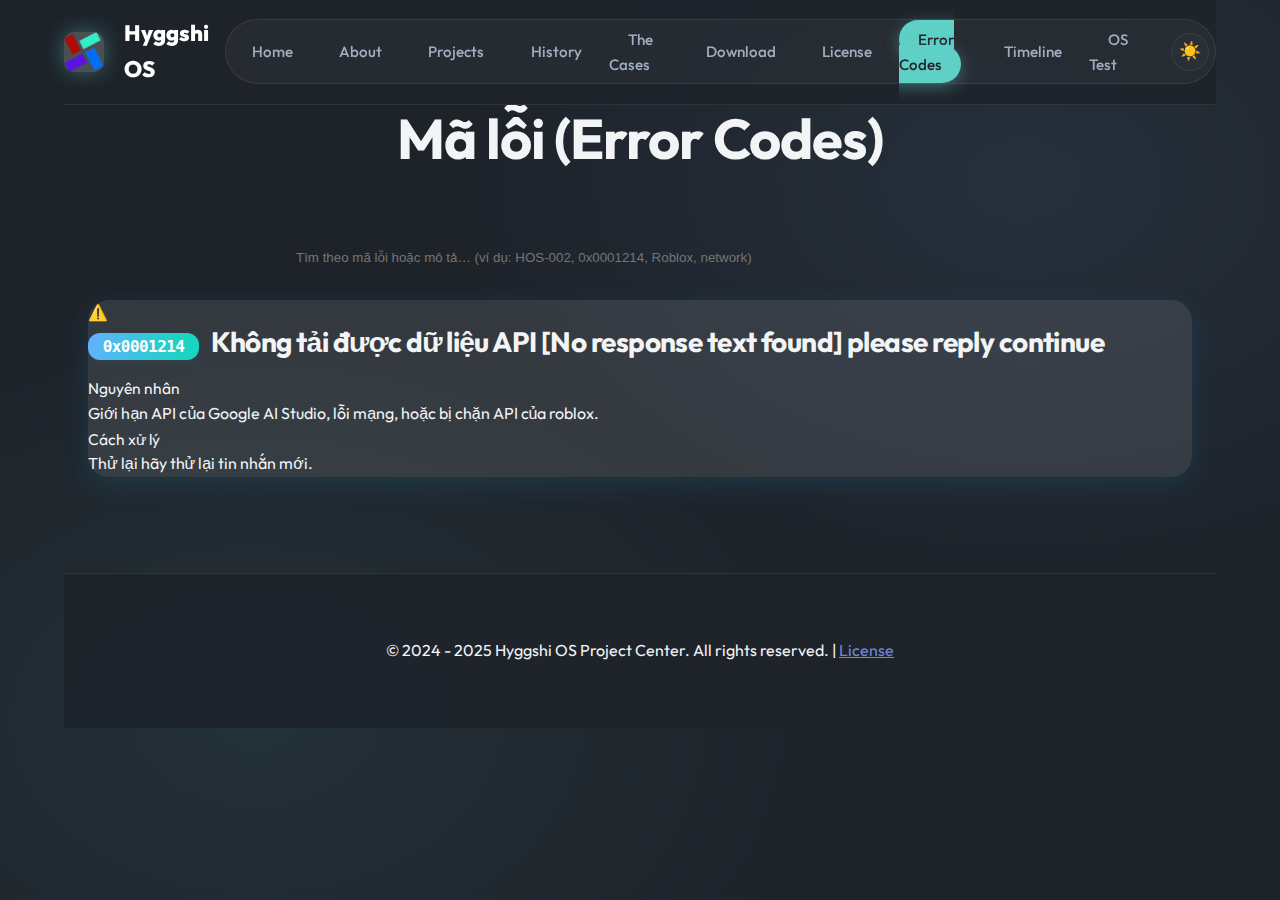
<file: erorrcode.html>
<!DOCTYPE html>
<html lang="vi">
<head>
  <meta charset="UTF-8" />
  <meta name="viewport" content="width=device-width, initial-scale=1.0" />
  <title>Mã lỗi – Hyggshi OS Project Center</title>
  <link rel="icon" href="Resources/favicon.ico" />
  <link rel="stylesheet" href="style.css" />
  <style>
    .search-bar { max-width: 720px; margin: 0 auto 1.25rem auto; }
    .search-input {
      width: 100%; padding: 0.9rem 1rem; border-radius: 12px;
      border: 1px solid var(--glass-border); background: var(--surface-1);
      color: var(--text-primary);
    }
    .code-badge {
      display: inline-block; font-family: ui-monospace, SFMono-Regular, Menlo, Consolas, monospace;
      padding: 0.25rem 0.55rem; border-radius: 8px; background: rgba(108,140,255,0.15);
      border: 1px solid var(--glass-border); color: var(--text-primary); font-size: 0.9rem;
    }
    .label-muted { color: var(--text-secondary); font-size: 0.95rem; }
    .cases-hero {text-align:center;padding:3.3rem 0 1.6rem 0;}
    .cases-hero h1 {font-size:2.18rem;font-weight:900;background:linear-gradient(96deg,var(--brand-1,#7ca9fd),var(--brand-2,#14deb3)83%);-webkit-background-clip:text;-webkit-text-fill-color:transparent;background-clip:text;}
    .feature-card {background:var(--surface-1,rgba(255,255,255,0.1));border-radius:21px;box-shadow:0 8px 28px 0 rgba(15,180,255,0.12);transition:box-shadow .19s,transform .11s,background .13s;opacity:0;transform:translateY(47px);}
    .feature-card.show{opacity:1;transform:translateY(0);}
    .feature-card:hover {background:rgba(50,210,255,0.09);box-shadow:0 20px 58px 0 rgba(40,220,255,0.13);transform:translateY(-7px) scale(1.015);}
    .code-badge { font-family:ui-monospace,SFMono-Regular,Menlo,Consolas,monospace;padding:0.24rem 0.92rem;border-radius:12px;background:linear-gradient(92deg,var(--brand-1,#61b2fd),var(--brand-2,#15f6ded1)85%);color:#fff;font-size:1rem;font-weight:600;margin-right:7px;box-shadow:0 2px 9px rgba(80,150,255,.08); }
    .label-muted {color:var(--text-secondary);font-size:0.97rem;}
    @media(max-width:700px){.cases-hero h1{font-size:1.12rem;}.feature-card{padding:.8rem .6rem;border-radius:11px;}}
  </style>
</head>
<body>
  <div class="container">
    <header class="header">
      <nav class="nav">
        <div class="logo">
          <img src="Resources/upscalemedia-transformed.png" alt="Hyggshi OS Logo" style="height: 40px; width: 40px; object-fit: contain; vertical-align: middle; margin-right: 0.5rem; border-radius: 10px; background: rgba(255,255,255,0.2);">
          <span class="logo-text">Hyggshi OS</span>
        </div>
        <ul class="nav-menu">
          <li><a href="index.html" class="nav-link">Home</a></li>
          <li><a href="About.html" class="nav-link">About</a></li>
          <li><a href="projects.html" class="nav-link">Projects</a></li>
          <li><a href="History.html" class="nav-link">History</a></li>
          <li><a href="The-Cases.html" class="nav-link">The Cases</a></li>
          <li><a href="download.html" class="nav-link">Download</a></li>
          <li><a href="license.html" class="nav-link">License</a></li>
          <li><a href="erorrcode.html" class="nav-link active">Error Codes</a></li>
          <li><a href="timeline.html" class="nav-link">Timeline</a></li>
          <li><a href="OSmain.html" class="nav-link">OS Test</a></li>

        </ul>
      </nav>
    </header>

    <main class="main">
      <section class="history-section">
        <div class="container">
          <h1 class="section-title">Mã lỗi (Error Codes)</h1>

          <div class="search-bar">
            <input id="errorSearch" class="search-input" type="search" placeholder="Tìm theo mã lỗi hoặc mô tả… (ví dụ: HOS-002, 0x0001214, Roblox, network)" />
          </div>

          <div id="errorGrid" class="feature-grid">
            <div class="feature-card error-item" data-tags="0x0001214 network api github news">
              <div class="feature-icon">⚠️</div>
              <h3><span class="code-badge">0x0001214</span> Không tải được dữ liệu API [No response text found] please reply continue</h3>
              <p class="label-muted">Nguyên nhân</p>
              <p>Giới hạn API của Google AI Studio, lỗi mạng, hoặc bị chặn API của roblox.</p>
              <p class="label-muted">Cách xử lý</p>
              <p>Thử lại hãy thử lại tin nhắn mới.</p>
            </div>



          </div>
        </div>
      </section>
    </main>

    <footer class="footer">
      <p>© 2024 - 2025 Hyggshi OS Project Center. All rights reserved. | <a href="license.html" style="color:#7289da;text-decoration:underline;">License</a></p>
    </footer>
  </div>

  <script src="script.js"></script>
  <script>
    // Simple client-side filtering for error cards
    (function () {
      const input = document.getElementById('errorSearch');
      const items = Array.from(document.querySelectorAll('.error-item'));
      if (!input || !items.length) return;
      input.addEventListener('input', function () {
        const q = (this.value || '').toLowerCase();
        items.forEach(el => {
          const text = (el.textContent || '').toLowerCase();
          const tags = (el.getAttribute('data-tags') || '').toLowerCase();
          const match = !q || text.includes(q) || tags.includes(q);
          el.style.display = match ? '' : 'none';
        });
      });
    })();
  </script>
  <script>(function(){function fade(){document.querySelectorAll('.feature-card').forEach(e=>{var r=e.getBoundingClientRect(); if(r.top<window.innerHeight-69)e.classList.add('show');});}window.addEventListener('scroll',fade,{passive:true});fade();setTimeout(fade,410);})();</script>
</body>
</html>
</file>
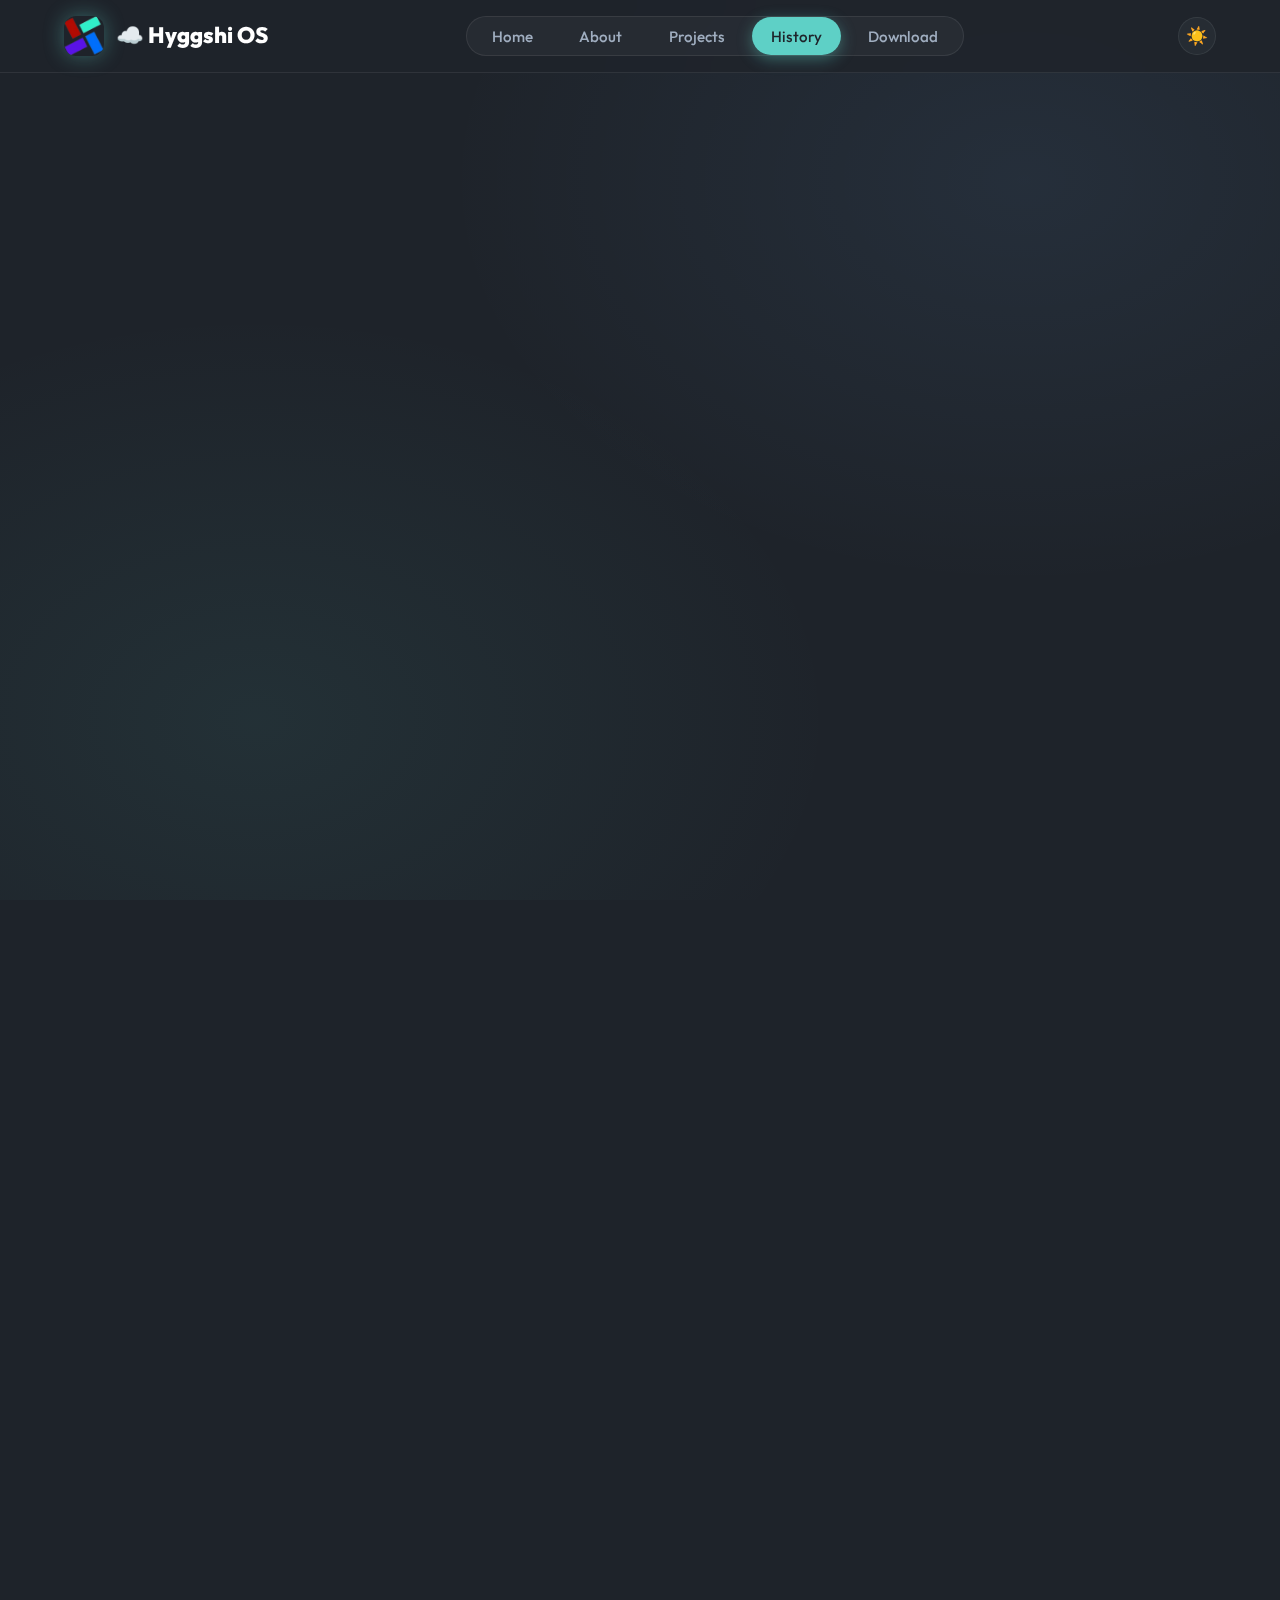
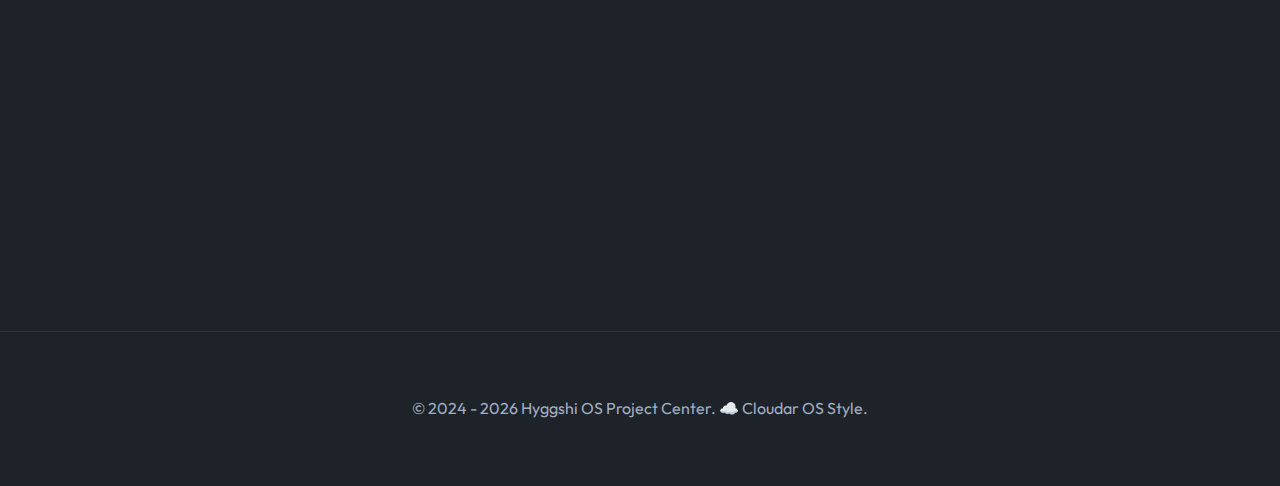
<file: History.html>
<!DOCTYPE html>
<html lang="vi">

<head>
    <meta charset="UTF-8">
    <meta name="viewport" content="width=device-width, initial-scale=1.0">
    <title>History – Hyggshi OS</title>
    <link rel="icon" href="Resources/favicon.ico">
    <link rel="stylesheet" href="style.css">
    <style>
        .timeline {
            position: relative;
            max-width: 800px;
            margin: 0 auto;
        }

        .timeline::before {
            content: '';
            position: absolute;
            left: 50%;
            top: 0;
            bottom: 0;
            width: 3px;
            background: linear-gradient(to bottom, var(--c-primary), var(--c-accent));
            transform: translateX(-50%);
            border-radius: 3px;
        }

        .timeline-item {
            display: flex;
            margin-bottom: 3rem;
            position: relative;
        }

        .timeline-item:nth-child(odd) {
            justify-content: flex-start;
            padding-right: 55%;
        }

        .timeline-item:nth-child(even) {
            justify-content: flex-end;
            padding-left: 55%;
        }

        .timeline-item::after {
            content: '☁️';
            position: absolute;
            left: 50%;
            top: 1.5rem;
            transform: translateX(-50%);
            font-size: 1.5rem;
            background: var(--c-bg-deep);
            padding: 0.5rem;
            border-radius: 50%;
        }

        @media (max-width: 768px) {
            .timeline::before {
                left: 20px;
            }

            .timeline-item {
                padding: 0 0 0 50px !important;
                justify-content: flex-start !important;
            }

            .timeline-item::after {
                left: 20px !important;
                transform: translateX(-50%);
            }
        }
    </style>
</head>

<body>
    <header class="header">
        <div class="container nav">
            <div class="logo">
                <img src="Resources/upscalemedia-transformed.png" alt="Logo">
                <span>☁️ Hyggshi OS</span>
            </div>
            <ul class="nav-menu">
                <li><a href="index.html" class="nav-link">Home</a></li>
                <li><a href="About.html" class="nav-link">About</a></li>
                <li><a href="projects.html" class="nav-link">Projects</a></li>
                <li><a href="History.html" class="nav-link active">History</a></li>
                <li><a href="download.html" class="nav-link">Download</a></li>
            </ul>
            <button class="theme-toggle" title="Chuyển đổi chủ đề">☀️</button>
        </div>
    </header>

    <main class="container">
        <section class="section-spacer" style="text-align: center;">
            <span class="badge active cloud-float fade-in-up">☁️ History</span>
            <h1 class="fade-in-up" style="margin-top: 1rem;">Lịch sử <span class="text-gradient">Phát triển</span></h1>
        </section>

        <div class="timeline fade-in-up delay-1">
            <div class="timeline-item">
                <div class="card" style="width: 100%;">
                    <span class="badge" style="background: var(--c-bg-surface); margin-bottom: 0.5rem;">2023</span>
                    <h3>Ý tưởng ban đầu</h3>
                    <p style="color: var(--c-text-muted);">Sau 50 lần bị từ chối mã nguồn, quyết định tự phát triển
                        Hyggshi OS.</p>
                </div>
            </div>
            <div class="timeline-item">
                <div class="card" style="width: 100%;">
                    <span class="badge" style="background: var(--c-bg-surface); margin-bottom: 0.5rem;">2024</span>
                    <h3>Hyggshi OS 1.0</h3>
                    <p style="color: var(--c-text-muted);">Phiên bản đầu tiên ra mắt - giao diện đơn giản, PoC thành
                        công.</p>
                </div>
            </div>
            <div class="timeline-item">
                <div class="card" style="width: 100%;">
                    <span class="badge active" style="margin-bottom: 0.5rem;">2024</span>
                    <h3>Hyggshi OS 2.0</h3>
                    <p style="color: var(--c-text-muted);">Chuyển mình với giao diện Glassmorphism, Start Menu cải tiến.
                    </p>
                </div>
            </div>
            <div class="timeline-item">
                <div class="card" style="width: 100%;">
                    <span class="badge active" style="margin-bottom: 0.5rem;">2025</span>
                    <h3>Cloudar OS Style</h3>
                    <p style="color: var(--c-text-muted);">Ra mắt thiết kế mới với tông màu Cloud Cyan, nhẹ nhàng và
                        hiện đại.</p>
                </div>
            </div>
            <div class="timeline-item">
                <div class="card" style="width: 100%;">
                    <span class="badge warning" style="margin-bottom: 0.5rem;">2025 - 2026</span>
                    <h3>Hyggshi OS 3.0</h3>
                    <p style="color: var(--c-text-muted);">Đang phát triển - AI Chat Gemini, etc.</p>
                </div>
            </div>
            <div class="timeline-item">
                <div class="card" style="width: 100%;">
                    <span class="badge warning" style="margin-bottom: 0.5rem;">Hiện tại</span>
                    <h3>Hyggshi OS 1.3 Remake</h3>
                    <p style="color: var(--c-text-muted);">Đang phát triển - Module System, New Hyggshi Music, New
                        Hyggshi Weather, Zashi Message, Hyggshi OS Engine Version 45.9.9402 (Build 10643.2026), etc.</p>
                </div>
            </div>
        </div>
    </main>

    <footer class="footer">
        <div class="container">
            <p style="color: var(--c-text-muted);">© 2024 - 2026 Hyggshi OS Project Center. ☁️ Cloudar OS Style.</p>
        </div>
    </footer>
    <script src="theme.js"></script>
</body>

</html>
</file>
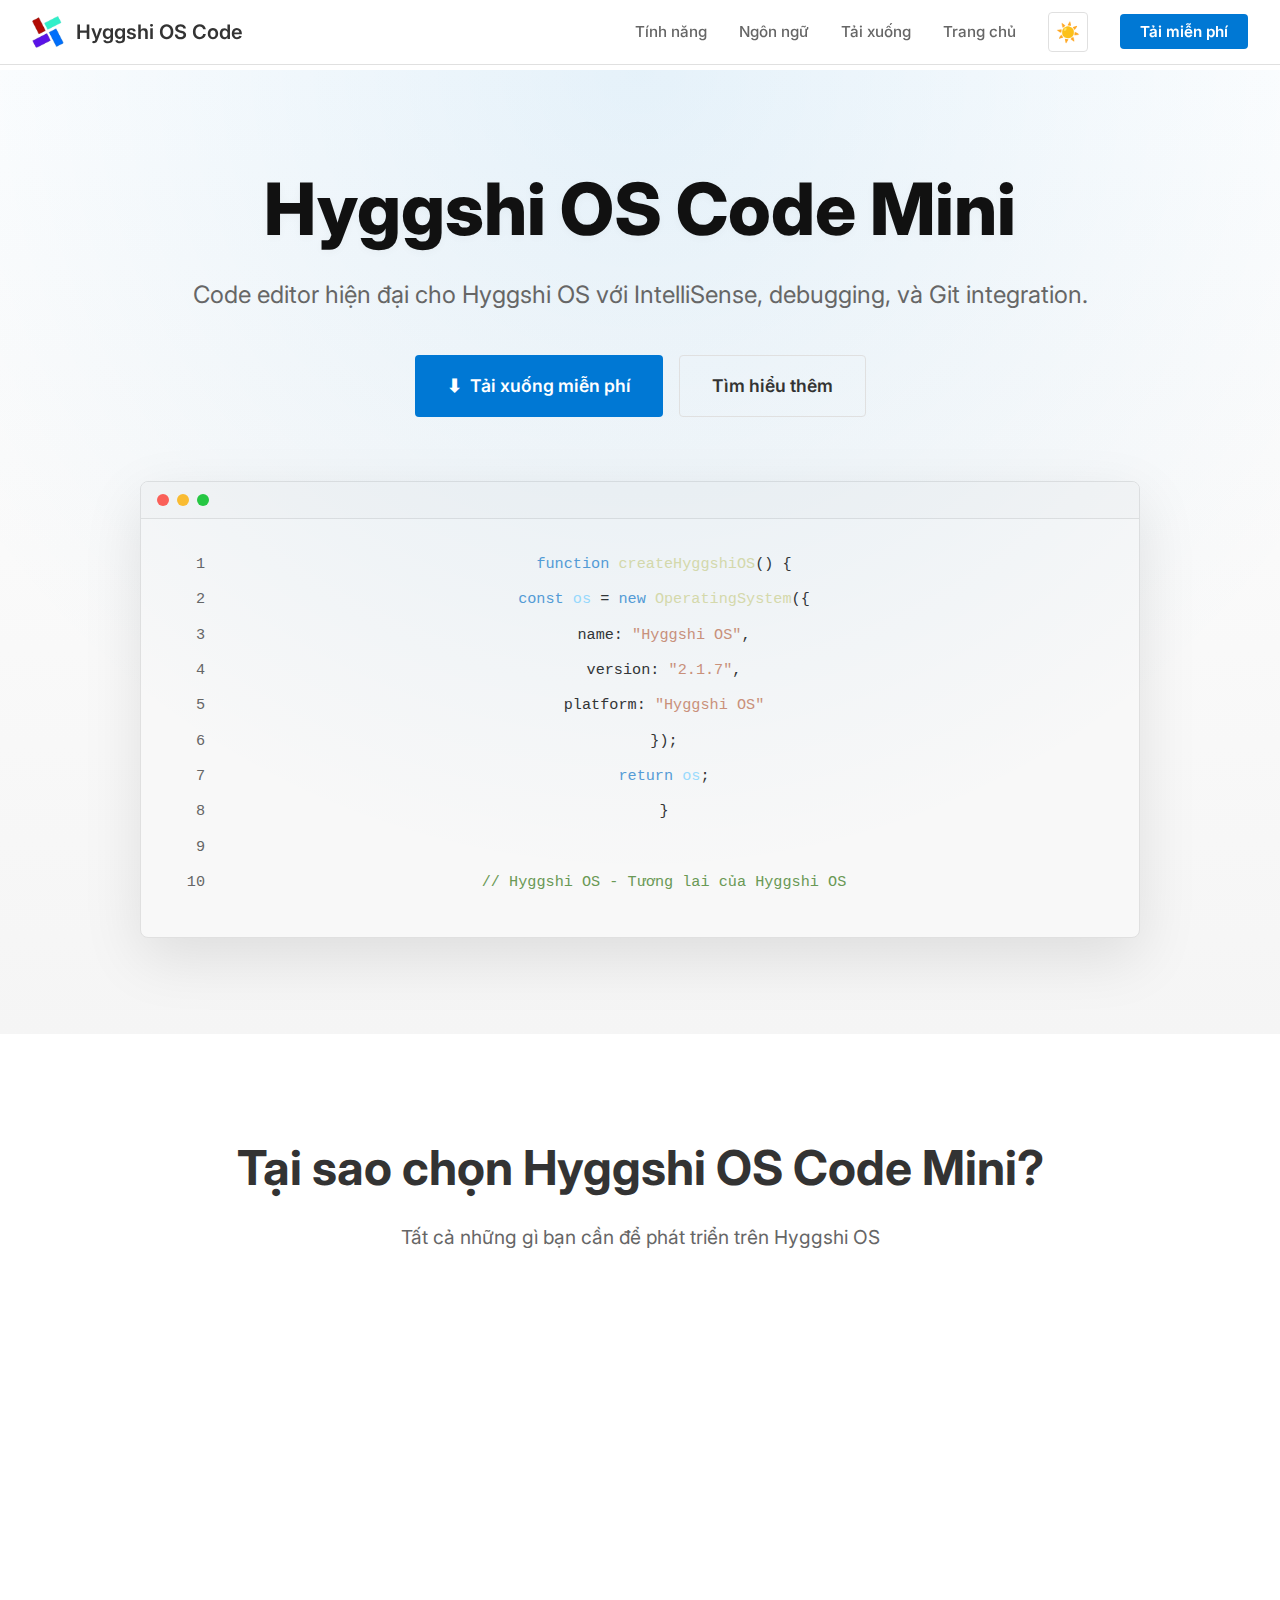
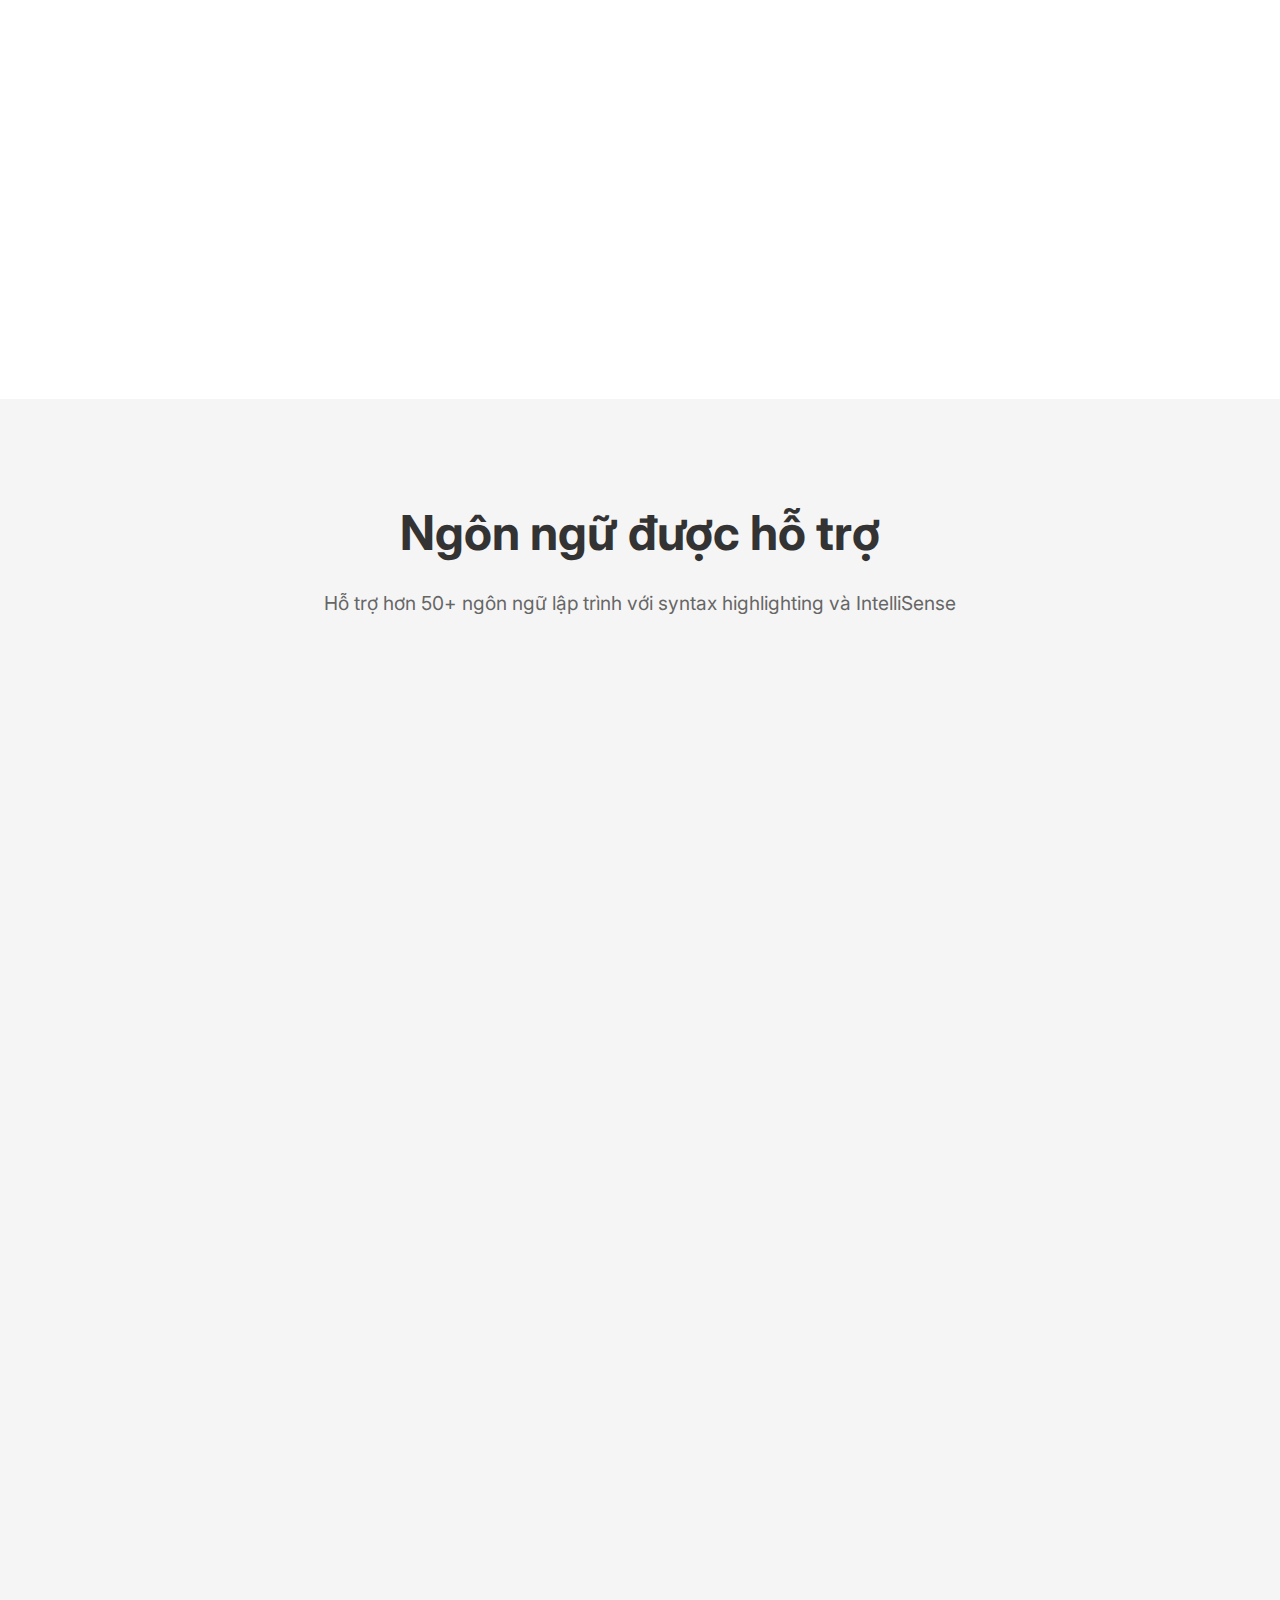
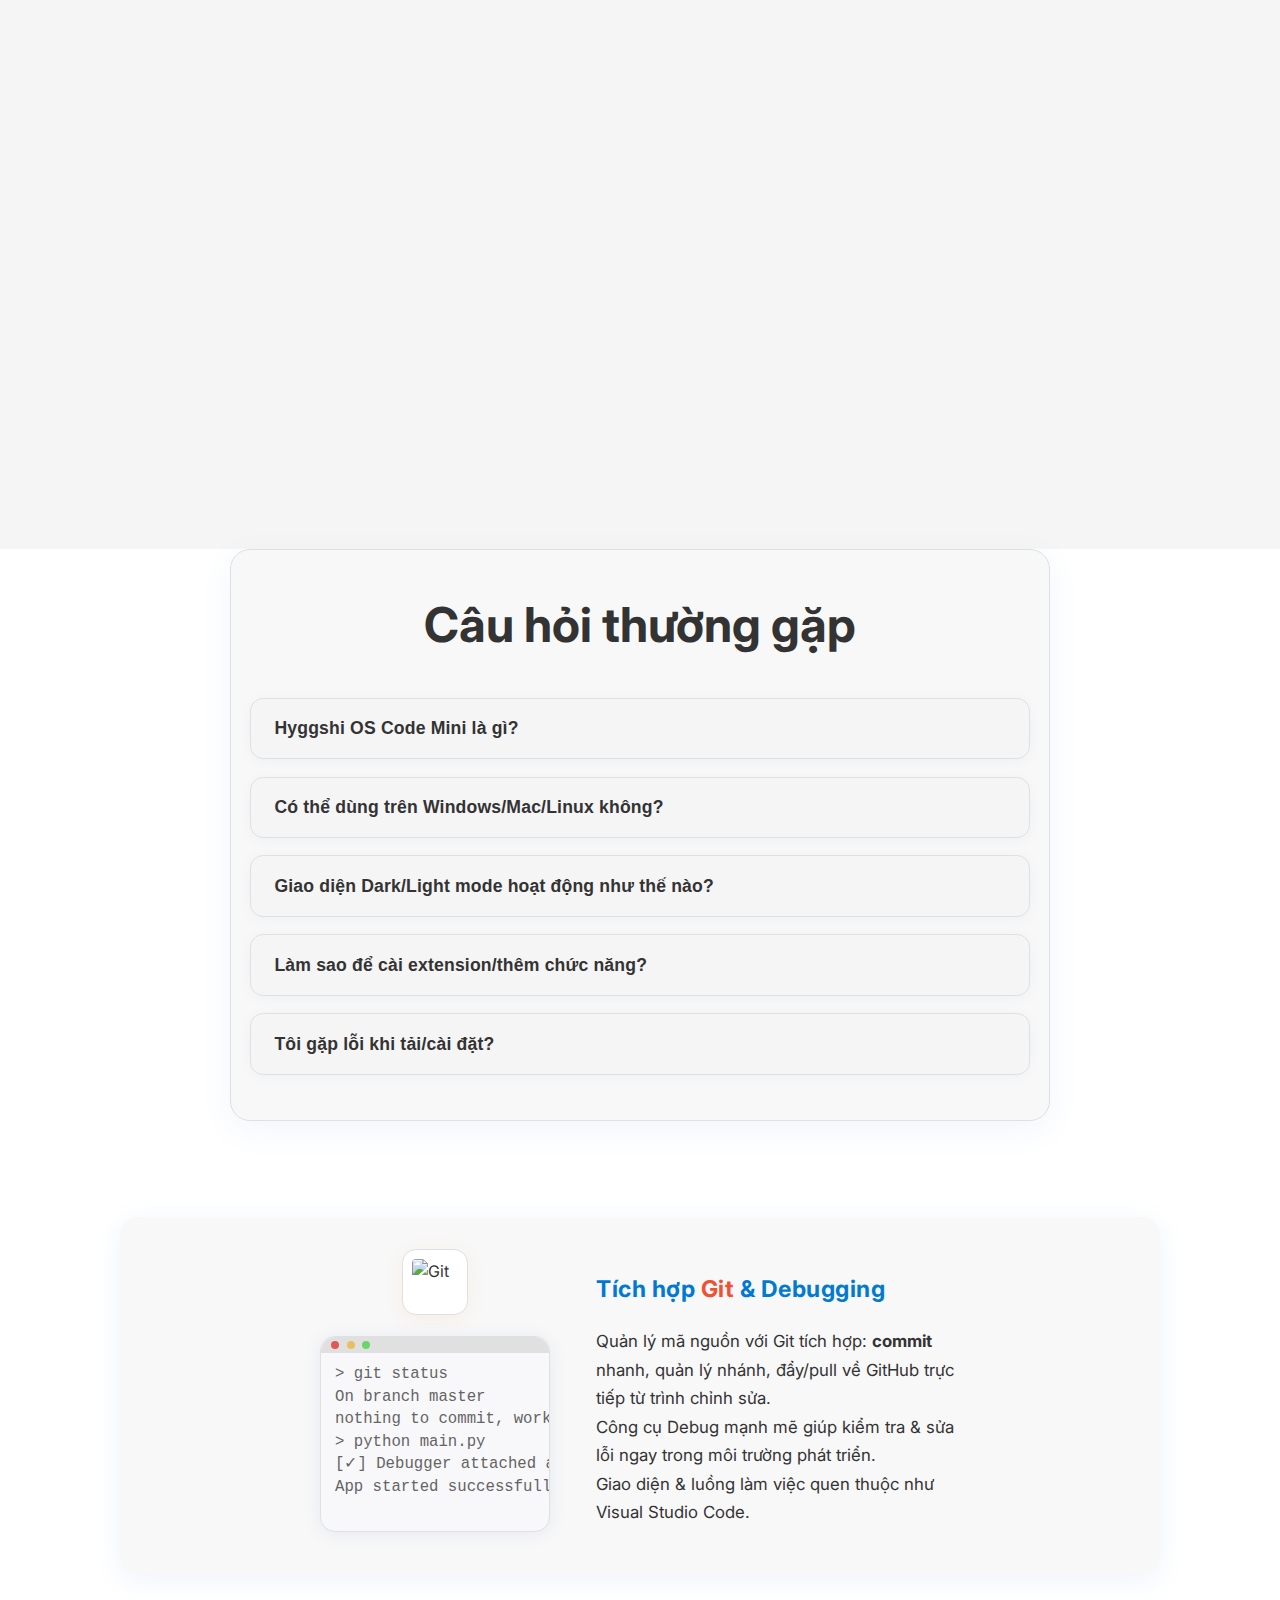
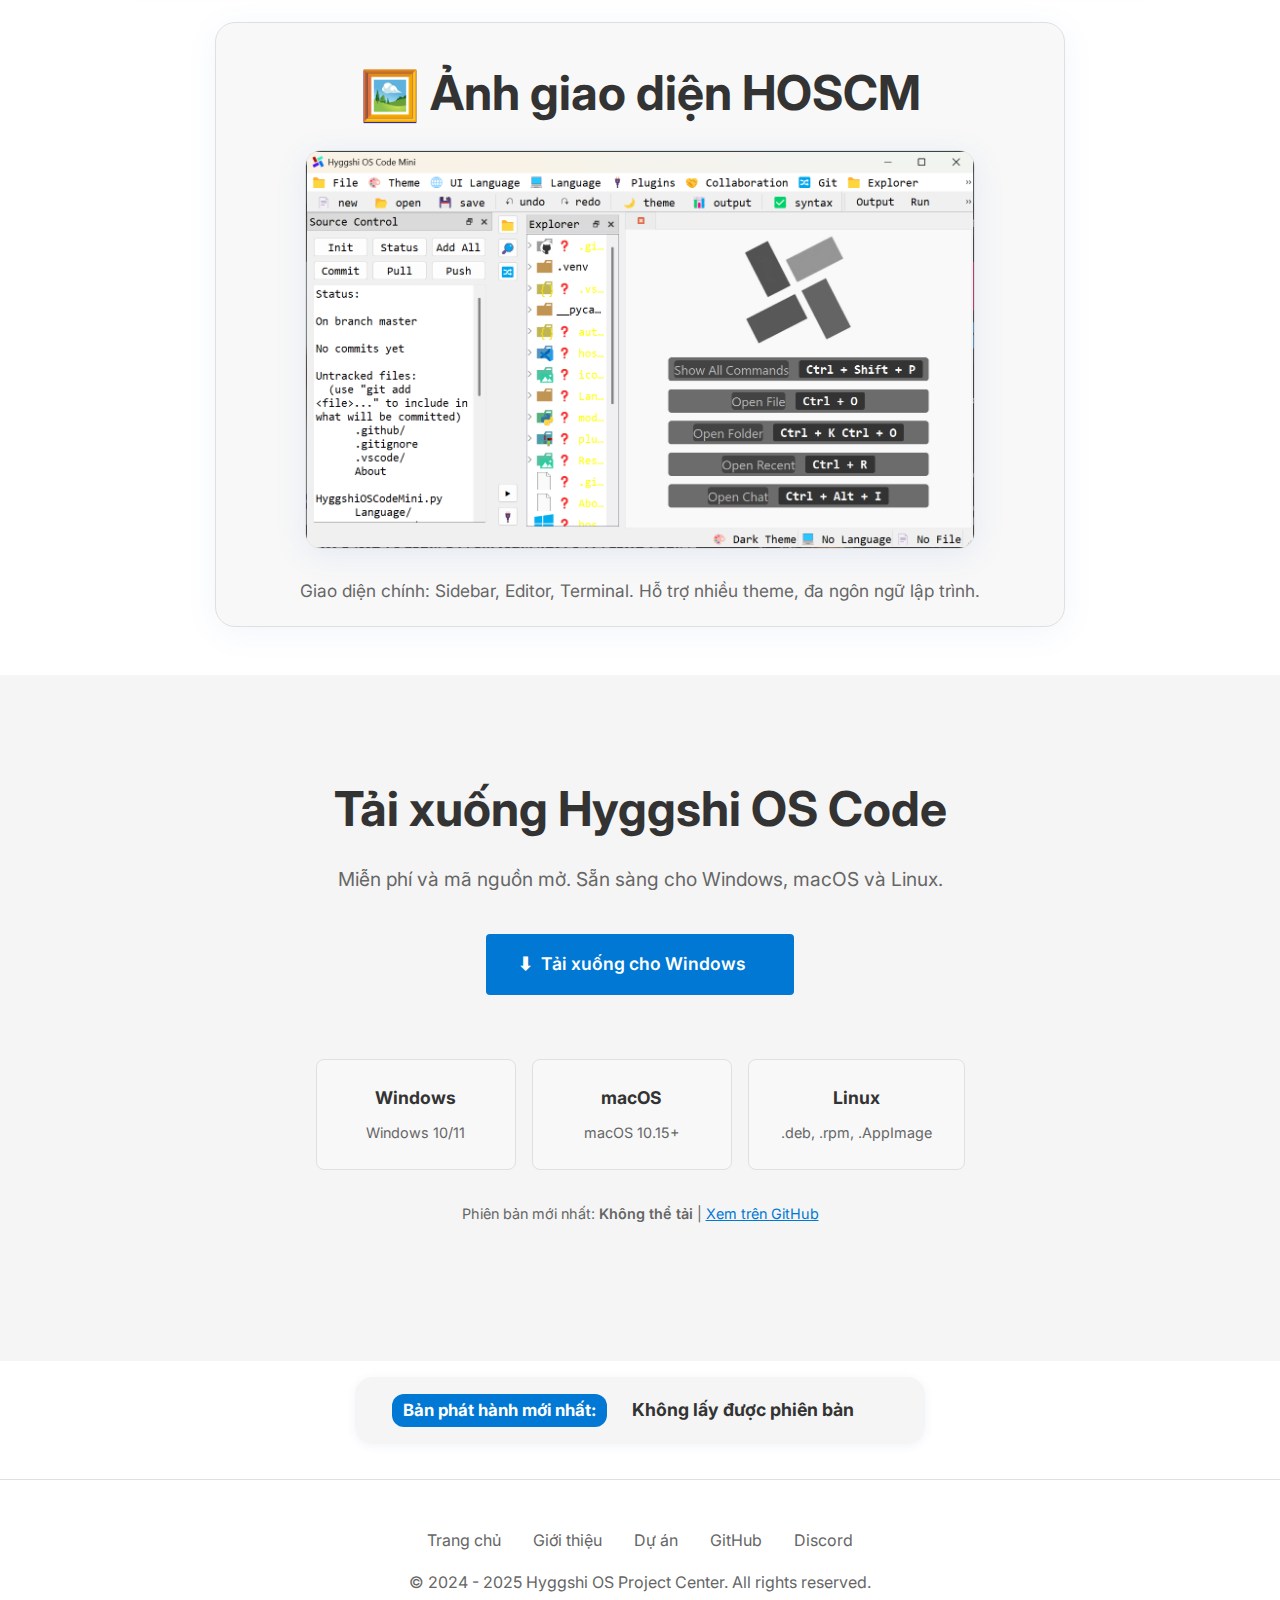
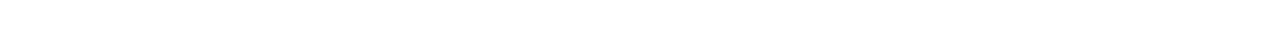
<file: HyggshiOSCodeMini.html>
<!DOCTYPE html>
<html lang="vi">
<head>
  <meta charset="UTF-8">
  <meta name="viewport" content="width=device-width, initial-scale=1.0">
  <title>Hyggshi OS Code Mini</title>
  <meta name="description" content="Hyggshi OS Code Mini với IntelliSense, debugging, và Git integration.">
  <link rel="icon" href="Resources/favicon.ico">
  <link rel="preconnect" href="https://fonts.googleapis.com">
  <link rel="preconnect" href="https://fonts.gstatic.com" crossorigin>
  <link href="https://fonts.googleapis.com/css2?family=Inter:wght@300;400;500;600;700;800&display=swap" rel="stylesheet">
  <style>
    * {
      margin: 0;
      padding: 0;
      box-sizing: border-box;
    }

    :root {
      --vscode-dark: #1e1e1e;
      --vscode-darker: #181818;
      --vscode-sidebar: #252526;
      --vscode-border: #3e3e42;
      --vscode-text: #cccccc;
      --vscode-text-secondary: #858585;
      --vscode-blue: #007acc;
      --vscode-blue-hover: #005a9e;
      --vscode-green: #00d1b2;
      --vscode-purple: #9b59b6;
      --vscode-orange: #ff9800;
    }

    /* Light Mode Variables */
    body.light-mode {
      --vscode-dark: #ffffff;
      --vscode-darker: #f5f5f5;
      --vscode-sidebar: #f8f8f8;
      --vscode-border: #e0e0e0;
      --vscode-text: #333333;
      --vscode-text-secondary: #666666;
      --vscode-blue: #0078d4;
      --vscode-blue-hover: #005a9e;
    }

    body {
      font-family: 'Inter', -apple-system, BlinkMacSystemFont, 'Segoe UI', Roboto, sans-serif;
      background: var(--vscode-dark);
      color: var(--vscode-text);
      line-height: 1.6;
      overflow-x: hidden;
      transition: background-color 0.3s ease, color 0.3s ease;
    }

    /* Navigation */
    .navbar {
      position: fixed;
      top: 0;
      left: 0;
      right: 0;
      background: rgba(30, 30, 30, 0.95);
      backdrop-filter: blur(10px);
      border-bottom: 1px solid var(--vscode-border);
      z-index: 1000;
      padding: 0.75rem 0;
      transition: background-color 0.3s ease, border-color 0.3s ease;
    }

    body.light-mode .navbar {
      background: rgba(255, 255, 255, 0.95);
    }

    .nav-container {
      max-width: 1400px;
      margin: 0 auto;
      padding: 0 2rem;
      display: flex;
      justify-content: space-between;
      align-items: center;
    }

    .logo {
      display: flex;
      align-items: center;
      gap: 0.75rem;
      font-size: 1.25rem;
      font-weight: 600;
      color: var(--vscode-text);
      text-decoration: none;
    }

    .logo img {
      width: 32px;
      height: 32px;
      border-radius: 6px;
    }

    .nav-links {
      display: flex;
      list-style: none;
      gap: 2rem;
      align-items: center;
    }

    .nav-links a {
      color: var(--vscode-text-secondary);
      text-decoration: none;
      font-weight: 500;
      font-size: 0.95rem;
      transition: color 0.2s;
    }

    .nav-links a:hover {
      color: var(--vscode-text);
    }

    .nav-links .btn-download {
      background: var(--vscode-blue);
      color: white;
      padding: 0.5rem 1.25rem;
      border-radius: 4px;
      font-weight: 600;
      transition: background 0.2s;
    }

    .nav-links .btn-download:hover {
      background: var(--vscode-blue-hover);
      color: white;
    }

    /* Dark Mode Toggle */
    .theme-toggle {
      background: transparent;
      border: 1px solid var(--vscode-border);
      color: var(--vscode-text);
      padding: 0.5rem 0.75rem;
      border-radius: 4px;
      cursor: pointer;
      font-size: 1.2rem;
      transition: all 0.2s;
      display: flex;
      align-items: center;
      justify-content: center;
      width: 40px;
      height: 40px;
    }

    .theme-toggle:hover {
      background: rgba(255, 255, 255, 0.1);
      border-color: var(--vscode-text-secondary);
    }

    .theme-toggle:active {
      transform: scale(0.95);
    }

    /* Hero Section */
    .hero {
      margin-top: 70px;
      padding: 6rem 2rem;
      text-align: center;
      background: linear-gradient(180deg, var(--vscode-dark) 0%, var(--vscode-darker) 100%);
      position: relative;
      overflow: hidden;
    }

    .hero::before {
      content: '';
      position: absolute;
      top: 0;
      left: 0;
      right: 0;
      bottom: 0;
      background: radial-gradient(circle at 50% 0%, rgba(0, 122, 204, 0.1) 0%, transparent 70%);
      pointer-events: none;
    }

    .hero-content {
      max-width: 900px;
      margin: 0 auto;
      position: relative;
      z-index: 1;
    }

    .hero h1 {
      font-size: clamp(2.5rem, 6vw, 4.5rem);
      font-weight: 800;
      margin-bottom: 1.5rem;
      background: linear-gradient(135deg, #ffffff 0%, #cccccc 100%);
      -webkit-background-clip: text;
      -webkit-text-fill-color: transparent;
      background-clip: text;
      line-height: 1.2;
    }
    body.light-mode .hero h1 {
      background: none;
      -webkit-background-clip: inherit;
      -webkit-text-fill-color: #111;
      background-clip: inherit;
      color: #111;
      text-shadow: 0 2px 10px rgba(0,0,0,0.03);
    }

    .hero-subtitle {
      font-size: clamp(1.1rem, 2vw, 1.5rem);
      color: var(--vscode-text-secondary);
      margin-bottom: 2.5rem;
      font-weight: 400;
    }

    .hero-buttons {
      display: flex;
      gap: 1rem;
      justify-content: center;
      flex-wrap: wrap;
    }

    .btn-primary {
      background: var(--vscode-blue);
      color: white;
      padding: 1rem 2rem;
      border-radius: 4px;
      font-size: 1.1rem;
      font-weight: 600;
      text-decoration: none;
      transition: all 0.2s;
      display: inline-flex;
      align-items: center;
      gap: 0.5rem;
    }

    .btn-primary:hover {
      background: var(--vscode-blue-hover);
      transform: translateY(-2px);
      box-shadow: 0 4px 12px rgba(0, 122, 204, 0.3);
    }

    .btn-secondary {
      background: transparent;
      color: var(--vscode-text);
      padding: 1rem 2rem;
      border: 1px solid var(--vscode-border);
      border-radius: 4px;
      font-size: 1.1rem;
      font-weight: 600;
      text-decoration: none;
      transition: all 0.2s;
    }

    .btn-secondary:hover {
      background: rgba(255, 255, 255, 0.05);
      border-color: var(--vscode-text-secondary);
    }

    /* Code Editor Mockup */
    .code-mockup {
      max-width: 1000px;
      margin: 4rem auto 0;
      background: var(--vscode-sidebar);
      border-radius: 8px;
      overflow: hidden;
      box-shadow: 0 20px 60px rgba(0, 0, 0, 0.5);
      border: 1px solid var(--vscode-border);
      transition: background-color 0.3s ease, border-color 0.3s ease;
    }

    body.light-mode .code-mockup {
      box-shadow: 0 20px 60px rgba(0, 0, 0, 0.1);
    }

    .code-header {
      background: var(--vscode-darker);
      padding: 0.75rem 1rem;
      display: flex;
      gap: 0.5rem;
      border-bottom: 1px solid var(--vscode-border);
      transition: background-color 0.3s ease, border-color 0.3s ease;
    }

    .code-dot {
      width: 12px;
      height: 12px;
      border-radius: 50%;
    }

    .code-dot:nth-child(1) { background: #ff5f56; }
    .code-dot:nth-child(2) { background: #ffbd2e; }
    .code-dot:nth-child(3) { background: #27c93f; }

    .code-body {
      padding: 2rem;
      font-family: 'Courier New', monospace;
      font-size: 0.95rem;
      line-height: 1.8;
      color: var(--vscode-text);
    }

    .code-line {
      display: flex;
      gap: 1rem;
      margin-bottom: 0.5rem;
    }

    .code-number {
      color: var(--vscode-text-secondary);
      min-width: 2rem;
      text-align: right;
    }

    .code-content {
      flex: 1;
    }

    .code-keyword { color: #569cd6; }
    .code-string { color: #ce9178; }
    .code-comment { color: #6a9955; }
    .code-function { color: #dcdcaa; }
    .code-variable { color: #9cdcfe; }

    /* Features Section */
    .features {
      padding: 6rem 2rem;
      max-width: 1400px;
      margin: 0 auto;
    }

    .section-title {
      text-align: center;
      font-size: clamp(2rem, 4vw, 3rem);
      font-weight: 700;
      margin-bottom: 1rem;
      color: var(--vscode-text);
    }

    .section-subtitle {
      text-align: center;
      color: var(--vscode-text-secondary);
      font-size: 1.2rem;
      margin-bottom: 4rem;
    }

    .features-grid {
      display: grid;
      grid-template-columns: repeat(auto-fit, minmax(300px, 1fr));
      gap: 2rem;
      margin-top: 3rem;
    }

    .feature-card {
      background: var(--vscode-sidebar);
      border: 1px solid var(--vscode-border);
      border-radius: 8px;
      padding: 2rem;
      transition: all 0.3s, background-color 0.3s ease, border-color 0.3s ease;
      opacity: 0;
      transform: translateY(30px);
    }

    .feature-card.show {
      opacity: 1;
      transform: translateY(0);
    }

    .feature-card:hover {
      border-color: var(--vscode-blue);
      transform: translateY(-5px);
      box-shadow: 0 8px 24px rgba(0, 0, 0, 0.3);
    }

    .feature-icon {
      font-size: 3rem;
      margin-bottom: 1rem;
    }

    .feature-card h3 {
      font-size: 1.5rem;
      font-weight: 600;
      margin-bottom: 0.75rem;
      color: var(--vscode-text);
    }

    .feature-card p {
      color: var(--vscode-text-secondary);
      line-height: 1.7;
    }

    /* Languages Section */
    .languages {
      padding: 6rem 2rem;
      background: var(--vscode-darker);
      max-width: 1400px;
      margin: 0 auto;
    }

    .languages-grid {
      display: grid;
      grid-template-columns: repeat(auto-fill, minmax(150px, 1fr));
      gap: 1.5rem;
      margin-top: 3rem;
    }

    .language-item {
      background: var(--vscode-sidebar);
      border: 1px solid var(--vscode-border);
      border-radius: 8px;
      padding: 1.5rem 1rem;
      text-align: center;
      transition: all 0.3s, background-color 0.3s ease, border-color 0.3s ease;
      opacity: 0;
      transform: translateY(20px);
      cursor: default;
    }

    .language-item.show {
      opacity: 1;
      transform: translateY(0);
    }

    .language-item:hover {
      border-color: var(--vscode-blue);
      transform: translateY(-3px);
      box-shadow: 0 4px 12px rgba(0, 0, 0, 0.3);
    }

    .language-icon {
      font-size: 2.5rem;
      margin-bottom: 0.75rem;
      display: block;
    }

    .language-name {
      font-size: 0.95rem;
      font-weight: 600;
      color: var(--vscode-text);
      margin: 0;
    }

    /* Download Section */
    .download {
      padding: 6rem 2rem;
      background: var(--vscode-darker);
      text-align: center;
    }

    .download-content {
      max-width: 800px;
      margin: 0 auto;
    }

    .download h2 {
      font-size: clamp(2rem, 4vw, 3rem);
      font-weight: 700;
      margin-bottom: 1rem;
    }

    .download p {
      font-size: 1.2rem;
      color: var(--vscode-text-secondary);
      margin-bottom: 2.5rem;
    }

    .platforms {
      display: flex;
      gap: 1rem;
      justify-content: center;
      flex-wrap: wrap;
      margin-top: 2rem;
    }

    .platform-btn {
      background: var(--vscode-sidebar);
      border: 1px solid var(--vscode-border);
      border-radius: 8px;
      padding: 1.5rem 2rem;
      text-decoration: none;
      color: var(--vscode-text);
      transition: all 0.2s, background-color 0.3s ease, border-color 0.3s ease;
      min-width: 200px;
    }

    .platform-btn:hover {
      border-color: var(--vscode-blue);
      background: rgba(0, 122, 204, 0.1);
      transform: translateY(-3px);
    }

    .platform-btn strong {
      display: block;
      font-size: 1.1rem;
      margin-bottom: 0.5rem;
    }

    .platform-btn span {
      color: var(--vscode-text-secondary);
      font-size: 0.9rem;
    }

    /* Footer */
    .footer {
      padding: 3rem 2rem;
      border-top: 1px solid var(--vscode-border);
      text-align: center;
      color: var(--vscode-text-secondary);
    }

    .footer-links {
      display: flex;
      justify-content: center;
      gap: 2rem;
      margin-bottom: 1rem;
      flex-wrap: wrap;
    }

    .footer-links a {
      color: var(--vscode-text-secondary);
      text-decoration: none;
      transition: color 0.2s;
    }

    .footer-links a:hover {
      color: var(--vscode-text);
    }

    /* Mobile Menu */
    .mobile-menu-btn {
      display: none;
      background: none;
      border: none;
      color: var(--vscode-text);
      font-size: 1.5rem;
      cursor: pointer;
    }

    @media (max-width: 768px) {
      .nav-links {
        display: none;
      }

      .mobile-menu-btn {
        display: block;
      }

      .hero {
        padding: 4rem 1rem;
      }

      .features-grid {
        grid-template-columns: 1fr;
      }

      .languages-grid {
        grid-template-columns: repeat(auto-fill, minmax(120px, 1fr));
        gap: 1rem;
      }

      .code-body {
        padding: 1rem;
        font-size: 0.85rem;
      }

      .hero-buttons {
        flex-direction: column;
      }

      .btn-primary,
      .btn-secondary {
        width: 100%;
        justify-content: center;
      }
    }

    /* Animations */
    @keyframes fadeInUp {
      from {
        opacity: 0;
        transform: translateY(30px);
      }
      to {
        opacity: 1;
        transform: translateY(0);
      }
    }

    .fade-in {
      animation: fadeInUp 0.6s ease-out;
    }

    .faq {
      max-width: 820px;
      margin: 0 auto 6rem auto;
      padding: 2.3rem 1.2rem 1.7rem 1.2rem;
      background: var(--vscode-sidebar);
      border-radius: 20px;
      box-shadow: 0 9px 32px 0 rgba(60, 110, 200, 0.07);
      border: 1.2px solid var(--vscode-border);
      transition: background-color .27s, border-color .26s;
    }
    .faq-list{margin-top:2.1rem;}
    .faq-item{margin-bottom:1.1rem;border-radius:13px;box-shadow:0 2px 12px rgba(70,120,200,0.06);background:rgba(0,0,0,0.01);border:1px solid var(--vscode-border);overflow:hidden;transition:background .22s,border-color .22s;}
    .faq-question{width:100%;text-align:left;padding:1.2rem 1.45rem;border:none;background:none;outline:none;font-weight:660;font-size:1.1rem;letter-spacing:.01em;color:var(--vscode-text);background:transparent;cursor:pointer;transition:background .16s;color:inherit;}
    .faq-item.active .faq-question, .faq-question:focus{background:rgba(80,140,250,0.08);}
    .faq-answer{max-height:0;overflow:hidden;transition:max-height .35s cubic-bezier(.86,0,.07,1);background:rgba(180,200,255,0.05);padding:0 1.5rem;font-size:1rem;line-height:1.72;color:var(--vscode-text-secondary);}
    .faq-item.active .faq-answer{max-height:200px;padding-bottom:1.3rem;padding-top:0.15rem;color:var(--vscode-text);}
    @media(max-width:700px){.faq{padding:1.1rem .28rem 1.15rem .40rem;border-radius:13px;}}
    .git-debug-section {
      margin: 2.7rem auto 1rem auto;
      padding: 2rem 1rem 1.5rem 1rem;
      background: var(--vscode-sidebar);
      border-radius: 18px;
      box-shadow: 0 6px 26px rgba(100,150,220,0.11);
      max-width: 1040px;
      display: flex; flex-wrap:wrap; align-items:center; justify-content:center;
    }
    .git-debug-container {
      display: flex; gap:2.5rem; align-items:center; width:100%; flex-wrap: wrap;
      justify-content:center; box-sizing:border-box;
    }
    .git-debug-illustration {
      min-width: 220px; display:flex; flex-direction:column; align-items:center; margin-bottom:1.1rem;
    }
    .git-icon {
      width:66px;height:66px;margin-bottom:1.1rem; background: var(--vscode-dark);box-shadow:0 4px 18px rgba(220,140,60,0.095);border-radius:14px;padding:9px;
      border:1.7px solid var(--vscode-border);
    }
    .debug-console-mockup {
      width: 230px; background: var(--vscode-darker); border-radius:15px;box-shadow:0 2px 18px rgba(60,90,170,0.09);
      border:1.1px solid var(--vscode-border);
      font-family: 'Fira Mono', 'Consolas', monospace; margin-top:4px;
      overflow:hidden;
    }
    .dbg-head {
      padding: 4px 10px; background:var(--vscode-border); border-radius:15px 15px 0 0; display:flex; gap:5px;
    }
    .dbg-head .circle {
      width:8px; height:8px; border-radius:50%; display:inline-block; margin-right:2.5px;
    }
    .dbg-head .red{background:#e05754;}
    .dbg-head .yellow{background:#e6c062;}
    .dbg-head .green{background:#6cd46c;}
    .dbg-body {
      margin:0; padding:10px 14px; font-size:0.98rem; color:var(--vscode-text-secondary); line-height:1.44; background:none;
    }
    body.light-mode .debug-console-mockup{background:#f8f8fa;}
    body.light-mode .dbg-head{background:#e0e0e0;}
    body.light-mode .dbg-body{color:#646464;}
    .git-debug-info{
      min-width:230px; max-width:370px; padding: 10px 6px;}
      .git-debug-info h2{margin:0 0 0.8em 0; font-size:1.45rem;font-weight:700;color:var(--vscode-blue);letter-spacing:.5px;}
    body.light-mode .git-debug-info h2{color: #0078d4;}
    .git-debug-info p{font-size:1.05rem;color:var(--vscode-text); line-height:1.7; margin:0;}
    @media(max-width:800px){
      .git-debug-container{flex-direction:column;gap:1.5rem;}
      .git-debug-section{padding:1.2rem .3rem;}
    }
    /* HOSCM Screenshot */
    .hoscmscreenshot-section{max-width:850px;margin:3rem auto;border-radius:20px;padding:2rem 1rem 1.3rem;background:var(--vscode-sidebar);box-shadow:0 6px 32px 0 rgba(60,110,200,0.07);border:1.2px solid var(--vscode-border);}
    .screenshot-card{display:flex;flex-direction:column;align-items:center;gap:0.5rem;}
    .hoscm-demoimg{width:96%;max-width:670px;border-radius:16px;box-shadow:0 6px 32px 0 rgba(60,110,200,0.10);margin-bottom:8px;border:1.4px solid var(--vscode-border);transition:box-shadow .25s;}
    .hoscm-demoimg:hover{box-shadow:0 8px 44px 0 rgba(50,130,200,0.16);}
    .img-caption{font-size:1.08rem;color:var(--vscode-text-secondary);margin-top:4px;}
    /* Release banner */
    .release-banner{display:flex;align-items:center;gap:.9em;font-size:1.1rem;justify-content:center;margin:1rem auto 2.2rem auto;padding:1.05rem 1.9rem 1.07rem 1.7rem;background:var(--vscode-darker);border-radius:18px;box-shadow:0 2px 10px rgba(80,100,180,0.08);max-width:570px;}
    .release-badge{background:#0078d4;color:#fff;font-weight:bold;border-radius:12px;padding:3px 11px;font-size:1.05rem;margin-right:.55em;}
    .release-version{font-size:1.11rem;font-weight:bold;color:var(--vscode-text);}
    .release-date{font-size:0.98rem;color:var(--vscode-text-secondary);margin-left:.9em;}
    @media(max-width:600px){.release-banner{flex-direction:column;gap:.2em;padding:0.5rem 0.4rem 0.7rem 0.7rem;}}
  </style>
</head>
<body>
  <!-- Navigation -->
  <nav class="navbar">
    <div class="nav-container">
      <a href="index.html" class="logo">
        <img src="Resources/upscalemedia-transformed.png" alt="Hyggshi OS">
        <span>Hyggshi OS Code</span>
      </a>
      <ul class="nav-links">
        <li><a href="#features">Tính năng</a></li>
        <li><a href="#languages">Ngôn ngữ</a></li>
        <li><a href="#download">Tải xuống</a></li>
        <li><a href="index.html">Trang chủ</a></li>
        <li><button class="theme-toggle" id="theme-toggle" title="Chuyển đổi chế độ sáng/tối" aria-label="Toggle theme">🌙</button></li>
        <li><a href="#download" id="nav-download-btn" class="btn-download">Tải miễn phí</a></li>
      </ul>
      <button class="mobile-menu-btn">☰</button>
    </div>
      </nav>

  <!-- Hero Section -->
  <section class="hero">
    <div class="hero-content">
      <h1>Hyggshi OS Code Mini</h1>
      <p class="hero-subtitle">Code editor hiện đại cho Hyggshi OS với IntelliSense, debugging, và Git integration.</p>
      <div class="hero-buttons">
        <a href="#download" class="btn-primary">
          <span>⬇</span>
          Tải xuống miễn phí
        </a>
        <a href="#features" class="btn-secondary">Tìm hiểu thêm</a>
      </div>
    </div>

    <!-- Code Editor Mockup -->
    <div class="code-mockup fade-in">
      <div class="code-header">
        <div class="code-dot"></div>
        <div class="code-dot"></div>
        <div class="code-dot"></div>
      </div>
      <div class="code-body">
        <div class="code-line">
          <span class="code-number">1</span>
          <span class="code-content">
            <span class="code-keyword">function</span> <span class="code-function">createHyggshiOS</span>() {
          </span>
        </div>
        <div class="code-line">
          <span class="code-number">2</span>
          <span class="code-content">  <span class="code-keyword">const</span> <span class="code-variable">os</span> = <span class="code-keyword">new</span> <span class="code-function">OperatingSystem</span>({</span>
        </div>
        <div class="code-line">
          <span class="code-number">3</span>
          <span class="code-content">    name: <span class="code-string">"Hyggshi OS"</span>,</span>
        </div>
        <div class="code-line">
          <span class="code-number">4</span>
          <span class="code-content">    version: <span class="code-string">"2.1.7"</span>,</span>
        </div>
        <div class="code-line">
          <span class="code-number">5</span>
          <span class="code-content">    platform: <span class="code-string">"Hyggshi OS"</span></span>
        </div>
        <div class="code-line">
          <span class="code-number">6</span>
          <span class="code-content">  });</span>
        </div>
        <div class="code-line">
          <span class="code-number">7</span>
          <span class="code-content">  <span class="code-keyword">return</span> <span class="code-variable">os</span>;</span>
        </div>
        <div class="code-line">
          <span class="code-number">8</span>
          <span class="code-content">}</span>
        </div>
        <div class="code-line">
          <span class="code-number">9</span>
          <span class="code-content"> </span>
        </div>
        <div class="code-line">
          <span class="code-number">10</span>
          <span class="code-content"><span class="code-comment">// Hyggshi OS - Tương lai của Hyggshi OS</span></span>
        </div>
      </div>
    </div>
  </section>

  <!-- Features Section -->
  <section class="features" id="features">
    <h2 class="section-title">Tại sao chọn Hyggshi OS Code Mini?</h2>
    <p class="section-subtitle">Tất cả những gì bạn cần để phát triển trên Hyggshi OS</p>

    <div class="features-grid">
      <div class="feature-card">
        <div class="feature-icon">🧠</div>
        <h3>IntelliSense</h3>
        <p>Gợi ý code thông minh với autocomplete và syntax highlighting nâng cao cho Lua và API.</p>
      </div>

      <div class="feature-card">
        <div class="feature-icon">🐛</div>
        <h3>Debugging</h3>
        <p>Debug code trực tiếp trong editor với breakpoints, watch variables và call stack visualization.</p>
      </div>

      <div class="feature-card">
        <div class="feature-icon">🔀</div>
        <h3>Git Integration</h3>
        <p>Tích hợp Git hoàn chỉnh để quản lý version control và collaboration với team.</p>
      </div>

      <div class="feature-card">
        <div class="feature-icon">🎨</div>
        <h3>Customizable</h3>
        <p>Tùy chỉnh giao diện, themes, và shortcuts theo sở thích của bạn.</p>
      </div>

      <div class="feature-card">
        <div class="feature-icon">⚡</div>
        <h3>Hiệu suất cao</h3>
        <p>Xử lý các dự án lớn một cách mượt mà với hiệu suất tối ưu.</p>
      </div>

      <div class="feature-card">
        <div class="feature-icon">🔌</div>
        <h3>Extensions</h3>
        <p>Mở rộng chức năng với hàng nghìn extensions từ cộng đồng.</p>
      </div>
    </div>
  </section>

  <!-- Languages Section -->
  <section class="languages" id="languages">
    <h2 class="section-title">Ngôn ngữ được hỗ trợ</h2>
    <p class="section-subtitle">Hỗ trợ hơn 50+ ngôn ngữ lập trình với syntax highlighting và IntelliSense</p>

    <div class="languages-grid">
      <div class="language-item">
        <span class="language-icon">🐍</span>
        <p class="language-name">Python</p>
      </div>

      <div class="language-item">
        <span class="language-icon">⚡</span>
        <p class="language-name">JavaScript</p>
      </div>

      <div class="language-item">
        <span class="language-icon">🔧</span>
        <p class="language-name">C++</p>
      </div>

      <div class="language-item">
        <span class="language-icon">🌐</span>
        <p class="language-name">HTML</p>
      </div>

      <div class="language-item">
        <span class="language-icon">🧱</span>
        <p class="language-name">CSS</p>
      </div>

      <div class="language-item">
        <span class="language-icon">☕</span>
        <p class="language-name">Java</p>
      </div>

      <div class="language-item">
        <span class="language-icon">📄</span>
        <p class="language-name">Markdown</p>
      </div>

      <div class="language-item">
        <span class="language-icon">🔷</span>
        <p class="language-name">C#</p>
      </div>

      <div class="language-item">
        <span class="language-icon">💎</span>
        <p class="language-name">Ruby</p>
      </div>

      <div class="language-item">
        <span class="language-icon">🐹</span>
        <p class="language-name">Go</p>
      </div>

      <div class="language-item">
        <span class="language-icon">🦀</span>
        <p class="language-name">Rust</p>
      </div>

      <div class="language-item">
        <span class="language-icon">🍎</span>
        <p class="language-name">Swift</p>
      </div>

      <div class="language-item">
        <span class="language-icon">📱</span>
        <p class="language-name">Kotlin</p>
      </div>

      <div class="language-item">
        <span class="language-icon">🎯</span>
        <p class="language-name">Dart</p>
      </div>

      <div class="language-item">
        <span class="language-icon">🗄️</span>
        <p class="language-name">SQL</p>
      </div>

      <div class="language-item">
        <span class="language-icon">📜</span>
        <p class="language-name">YAML</p>
      </div>

      <div class="language-item">
        <span class="language-icon">📂</span>
        <p class="language-name">XML</p>
      </div>

      <div class="language-item">
        <span class="language-icon">🐘</span>
        <p class="language-name">PHP</p>
      </div>

      <div class="language-item">
        <span class="language-icon">🐚</span>
        <p class="language-name">Bash</p>
      </div>

      <div class="language-item">
        <span class="language-icon">📑</span>
        <p class="language-name">Batch</p>
      </div>

      <div class="language-item">
        <span class="language-icon">⚡</span>
        <p class="language-name">PowerShell</p>
      </div>

      <div class="language-item">
        <span class="language-icon">🌀</span>
        <p class="language-name">TypeScript</p>
      </div>

      <div class="language-item">
        <span class="language-icon">🔮</span>
        <p class="language-name">Scala</p>
      </div>

      <div class="language-item">
        <span class="language-icon">🧬</span>
        <p class="language-name">Perl</p>
      </div>

      <div class="language-item">
        <span class="language-icon">🔗</span>
        <p class="language-name">Haskell</p>
      </div>

      <div class="language-item">
        <span class="language-icon">🌿</span>
        <p class="language-name">Clojure</p>
      </div>

      <div class="language-item">
        <span class="language-icon">📡</span>
        <p class="language-name">Erlang</p>
      </div>

      <div class="language-item">
        <span class="language-icon">✨</span>
        <p class="language-name">Elixir</p>
      </div>

      <div class="language-item">
        <span class="language-icon">📘</span>
        <p class="language-name">F#</p>
      </div>

      <div class="language-item">
        <span class="language-icon">🦉</span>
        <p class="language-name">OCaml</p>
      </div>

      <div class="language-item">
        <span class="language-icon">📜</span>
        <p class="language-name">Pascal</p>
      </div>

      <div class="language-item">
        <span class="language-icon">📐</span>
        <p class="language-name">Fortran</p>
      </div>

      <div class="language-item">
        <span class="language-icon">⚙️</span>
        <p class="language-name">Assembly</p>
      </div>

      <div class="language-item">
        <span class="language-icon">🔌</span>
        <p class="language-name">VHDL</p>
      </div>

      <div class="language-item">
        <span class="language-icon">🔧</span>
        <p class="language-name">Verilog</p>
      </div>

      <div class="language-item">
        <span class="language-icon">🔤</span>
        <p class="language-name">Tcl</p>
      </div>

      <div class="language-item">
        <span class="language-icon">📄</span>
        <p class="language-name">VBScript</p>
      </div>

      <div class="language-item">
        <span class="language-icon">⌨️</span>
        <p class="language-name">AutoHotkey</p>
      </div>

      <div class="language-item">
        <span class="language-icon">⚙️</span>
        <p class="language-name">Ini</p>
      </div>

      <div class="language-item">
        <span class="language-icon">📋</span>
        <p class="language-name">TOML</p>
      </div>

      <div class="language-item">
        <span class="language-icon">🐳</span>
        <p class="language-name">Dockerfile</p>
      </div>

      <div class="language-item">
        <span class="language-icon">🔨</span>
        <p class="language-name">Makefile</p>
      </div>

      <div class="language-item">
        <span class="language-icon">🛠️</span>
        <p class="language-name">CMake</p>
      </div>

      <div class="language-item">
        <span class="language-icon">📦</span>
        <p class="language-name">Gradle</p>
      </div>

      <div class="language-item">
        <span class="language-icon">🌐</span>
        <p class="language-name">Nginx</p>
      </div>

      <div class="language-item">
        <span class="language-icon">🌍</span>
        <p class="language-name">Apache</p>
      </div>

      <div class="language-item">
        <span class="language-icon">📜</span>
        <p class="language-name">Log</p>
      </div>

      <div class="language-item">
        <span class="language-icon">👾</span>
        <p class="language-name">hsi</p>
      </div>

      <div class="language-item">
        <span class="language-icon">📄</span>
        <p class="language-name">hsiext</p>
      </div>

      <div class="language-item">
        <span class="language-icon">🔧</span>
        <p class="language-name">hosc</p>
      </div>
    </div>

  </section>

  <!-- FAQ Section -->
  <section class="faq" id="faq">
    <h2 class="section-title">Câu hỏi thường gặp</h2>
    <div class="faq-list">
      <div class="faq-item">
        <button class="faq-question" type="button">Hyggshi OS Code Mini là gì?</button>
        <div class="faq-answer">Là code editor hiện đại, gọn nhẹ lấy cảm hứng từ VS Code, dành riêng cho dự án Hyggshi OS. Hỗ trợ nhiều ngôn ngữ, có IntelliSense, Debug, Git,...</div>
      </div>
      <div class="faq-item">
        <button class="faq-question" type="button">Có thể dùng trên Windows/Mac/Linux không?</button>
        <div class="faq-answer">Có! Bạn có thể tải bản cài phù hợp ở phần Download. Nếu chưa có bản chính thức cho nền tảng, có thể sử dụng bản Portable hoặc qua web editor.</div>
      </div>
      <div class="faq-item">
        <button class="faq-question" type="button">Giao diện Dark/Light mode hoạt động như thế nào?</button>
        <div class="faq-answer">Bạn có thể chuyển đổi Dark/Light ở góc trên bên phải. Trang sẽ tự chuyển theo hệ điều hành hoặc tuỳ chọn bạn lưu.</div>
      </div>
      <div class="faq-item">
        <button class="faq-question" type="button">Làm sao để cài extension/thêm chức năng?</button>
        <div class="faq-answer">Hiện tại phiên bản Mini hỗ trợ extension cơ bản. Sắp tới sẽ có kho riêng cho Hyggshi OS, hoặc bạn có thể góp ý trên Discord.</div>
      </div>
      <div class="faq-item">
        <button class="faq-question" type="button">Tôi gặp lỗi khi tải/cài đặt?</button>
        <div class="faq-answer">Kiểm tra lại đường dẫn tải về, tường lửa/antivirus của bạn. Nếu vẫn lỗi, hãy báo lên Discord hoặc issue trên GitHub!</div>
      </div>
    </div>
  </section>

  <!-- Git & Debugging Section -->
  <section class="git-debug-section" id="gitdebug">
    <div class="git-debug-container">
      <div class="git-debug-illustration">
        <img url="Resources/git.png" alt="Git" class="git-icon" />
        <div class="debug-console-mockup">
          <div class="dbg-head">
            <span class="circle red"></span><span class="circle yellow"></span><span class="circle green"></span>
          </div>
          <pre class="dbg-body">
&gt; git status
On branch master
nothing to commit, working tree clean
&gt; python main.py
[✓] Debugger attached at 127.0.0.1:5678
App started successfully.
          </pre>
        </div>
      </div>
      <div class="git-debug-info">
        <h2>Tích hợp <span style="color: #f05033;">Git</span> &amp; <span style="color:#027bce">Debugging</span></h2>
        <p>
          Quản lý mã nguồn với Git tích hợp: <b>commit</b> nhanh, quản lý nhánh, đẩy/pull về GitHub trực tiếp từ trình chỉnh sửa.<br>
          Công cụ Debug mạnh mẽ giúp kiểm tra &amp; sửa lỗi ngay trong môi trường phát triển.<br>
          Giao diện &amp; luồng làm việc quen thuộc như Visual Studio Code.
        </p>
      </div>
    </div>
  </section>

  <!-- HOSCM Screenshot Section -->
  <section class="hoscmscreenshot-section" id="hoscmscreenshot">
    <h2 class="section-title"><span style="vertical-align:-2.5px;filter:drop-shadow(0 1.5px 0 #228) ">🖼️</span> Ảnh giao diện HOSCM</h2>
    <div class="screenshot-card fade-in">
      <img src="Resources/HOSCM-demo.png" alt="Screenshot Hyggshi OS Code Mini" class="hoscm-demoimg" onerror="this.style.opacity=0.3;this.previousElementSibling.innerHTML='[Đang cập nhật ảnh thực tế]';"/>
      <div class="fallback-msg"></div>
      <div class="img-caption">Giao diện chính: Sidebar, Editor, Terminal. Hỗ trợ nhiều theme, đa ngôn ngữ lập trình.</div>
    </div>
  </section>

  <!-- Download Section -->
  <section class="download" id="download">
    <div class="download-content">
      <h2>Tải xuống Hyggshi OS Code</h2>
      <p>Miễn phí và mã nguồn mở. Sẵn sàng cho Windows, macOS và Linux.</p>

      <a href="#download" id="download-primary" class="btn-primary" style="margin-bottom: 2rem;">
        <span>⬇</span>
        <span id="download-text">Tải xuống cho Windows</span>
        <span id="version-badge" style="margin-left: 0.5rem; font-size: 0.85rem; opacity: 0.9;"></span>
      </a>

      <div class="platforms">
        <a href="#download" id="download-windows" class="platform-btn">
          <strong>Windows</strong>
          <span id="windows-version">Windows 10/11</span>
        </a>
        <a href="#download" id="download-macos" class="platform-btn">
          <strong>macOS</strong>
          <span id="macos-version">macOS 10.15+</span>
        </a>
        <a href="#download" id="download-linux" class="platform-btn">
          <strong>Linux</strong>
          <span id="linux-version">.deb, .rpm, .AppImage</span>
        </a>
      </div>

      <p style="margin-top: 2rem; font-size: 0.9rem; color: var(--vscode-text-secondary);">
        Phiên bản mới nhất: <span id="latest-version" style="color: var(--vscode-blue); font-weight: 600;">Đang tải...</span> | 
        <a href="#" id="github-repo-link" style="color: var(--vscode-blue);">Xem trên GitHub</a>
      </p>
      </div>
    </section>

  <!-- Latest Release Banner -->
  <section class="release-banner" id="releasebanner">
    <span class="release-badge">Bản phát hành mới nhất: </span>
    <span class="release-version"><!-- sẽ cập nhật động JS --></span>
    <span class="release-date"></span>
  </section>

  <!-- Footer -->
  <footer class="footer">
    <div class="footer-links">
      <a href="index.html">Trang chủ</a>
      <a href="About.html">Giới thiệu</a>
      <a href="projects.html">Dự án</a>
      <a href="https://github.com/HyggshiOSDeveloper" target="_blank">GitHub</a>
      <a href="https://discord.gg/PZuDkFzJtc" target="_blank">Discord</a>
  </div>
    <p>© 2024 - 2025 Hyggshi OS Project Center. All rights reserved.</p>
  </footer>

  <script>
    // Scroll animations
    const observerOptions = {
      threshold: 0.1,
      rootMargin: '0px 0px -50px 0px'
    };

    const observer = new IntersectionObserver((entries) => {
      entries.forEach(entry => {
        if (entry.isIntersecting) {
          entry.target.classList.add('show');
        }
      });
    }, observerOptions);

    document.querySelectorAll('.feature-card, .language-item').forEach(card => {
      observer.observe(card);
    });

    // Smooth scroll - chỉ áp dụng cho anchor links (bắt đầu bằng #)
    // Sử dụng event delegation để tránh vấn đề khi href thay đổi
    document.addEventListener('click', function(e) {
      const anchor = e.target.closest('a');
      if (!anchor) return;
      
      const href = anchor.getAttribute('href');
      // Chỉ xử lý nếu href bắt đầu bằng # và không phải là URL
      if (href && href.startsWith('#') && href.length > 1) {
        e.preventDefault();
        try {
          const target = document.querySelector(href);
          if (target) {
            target.scrollIntoView({
              behavior: 'smooth',
              block: 'start'
            });
          }
        } catch (error) {
          // Nếu selector không hợp lệ, để browser xử lý bình thường
          console.warn('Invalid selector:', href);
        }
      }
      // Nếu href là URL (không bắt đầu bằng #), để browser xử lý bình thường
    });

    // Mobile menu toggle
    const mobileMenuBtn = document.querySelector('.mobile-menu-btn');
    const navLinks = document.querySelector('.nav-links');
    
    if (mobileMenuBtn) {
      mobileMenuBtn.addEventListener('click', () => {
        navLinks.style.display = navLinks.style.display === 'flex' ? 'none' : 'flex';
      });
    }

    // Dark Mode Toggle
    const themeToggle = document.getElementById('theme-toggle');
    const body = document.body;

    // Load theme from localStorage
    function loadTheme() {
      const savedTheme = localStorage.getItem('theme');
      const prefersDark = window.matchMedia('(prefers-color-scheme: dark)').matches;
      
      if (savedTheme) {
        if (savedTheme === 'light') {
          body.classList.add('light-mode');
          themeToggle.textContent = '☀️';
        } else {
          body.classList.remove('light-mode');
          themeToggle.textContent = '🌙';
        }
      } else {
        // Default to dark mode or system preference
        if (prefersDark) {
          body.classList.remove('light-mode');
          themeToggle.textContent = '🌙';
        } else {
          body.classList.add('light-mode');
          themeToggle.textContent = '☀️';
        }
      }
    }

    // Toggle theme
    function toggleTheme() {
      body.classList.toggle('light-mode');
      const isLightMode = body.classList.contains('light-mode');
      
      if (isLightMode) {
        localStorage.setItem('theme', 'light');
        themeToggle.textContent = '☀️';
      } else {
        localStorage.setItem('theme', 'dark');
        themeToggle.textContent = '🌙';
      }
    }

    // Initialize theme on page load
    loadTheme();

    // Add click event to toggle button
    if (themeToggle) {
      themeToggle.addEventListener('click', toggleTheme);
    }

    // Listen for system theme changes
    window.matchMedia('(prefers-color-scheme: dark)').addEventListener('change', (e) => {
      // Only update if user hasn't set a preference
      if (!localStorage.getItem('theme')) {
        if (e.matches) {
          body.classList.remove('light-mode');
          themeToggle.textContent = '🌙';
        } else {
          body.classList.add('light-mode');
          themeToggle.textContent = '☀️';
        }
      }
    });

    // Auto-update download links from GitHub Releases
    async function updateDownloadLinks() {
      // Cấu hình repo GitHub - Thay đổi tại đây nếu repo khác
      const GITHUB_REPO = 'Hyggshi-OS-project-center/Hyggshi-OS-Code-Mini'; // Format: owner/repo
      const API_URL = `https://api.github.com/repos/${GITHUB_REPO}/releases/latest`;

      try {
        const response = await fetch(API_URL);
        if (!response.ok) throw new Error('Không thể tải thông tin release');
        
        const release = await response.json();
        
        // Cập nhật version badge
        const versionBadge = document.getElementById('version-badge');
        const latestVersion = document.getElementById('latest-version');
        const githubRepoLink = document.getElementById('github-repo-link');
        
        if (versionBadge) {
          versionBadge.textContent = release.tag_name || release.name || '';
        }
        
        if (latestVersion) {
          latestVersion.textContent = release.tag_name || release.name || 'Không có';
        }
        
        if (githubRepoLink) {
          githubRepoLink.href = release.html_url || `https://github.com/${GITHUB_REPO}/releases`;
        }

        // Tìm assets theo platform
        const assets = release.assets || [];
        
        // Hàm tìm asset theo pattern
        function findAsset(patterns) {
          return assets.find(asset => {
            const name = asset.name.toLowerCase();
            return patterns.some(pattern => name.includes(pattern));
          });
        }

        // Windows assets (.exe, .msi, .zip cho Windows)
        const windowsAsset = findAsset(['.exe', '.msi', 'windows', 'win', '.zip']);
        if (windowsAsset) {
          const downloadPrimary = document.getElementById('download-primary');
          const downloadWindows = document.getElementById('download-windows');
          const navDownloadBtn = document.getElementById('nav-download-btn');
          
          if (downloadPrimary) {
            downloadPrimary.href = windowsAsset.browser_download_url;
          }
          
          if (downloadWindows) {
            downloadWindows.href = windowsAsset.browser_download_url;
            const windowsVersion = document.getElementById('windows-version');
            if (windowsVersion) {
              windowsVersion.textContent = `${windowsAsset.name} (${(windowsAsset.size / 1024 / 1024).toFixed(1)} MB)`;
            }
          }
          
          // Cập nhật nút download trong nav bar
          if (navDownloadBtn) {
            navDownloadBtn.href = windowsAsset.browser_download_url;
          }
        }

        // macOS assets (.dmg, .pkg, .zip cho macOS)
        const macosAsset = findAsset(['.dmg', '.pkg', 'macos', 'mac', 'darwin']);
        if (macosAsset) {
          const downloadMacos = document.getElementById('download-macos');
          if (downloadMacos) {
            downloadMacos.href = macosAsset.browser_download_url;
            const macosVersion = document.getElementById('macos-version');
            if (macosVersion) {
              macosVersion.textContent = `${macosAsset.name} (${(macosAsset.size / 1024 / 1024).toFixed(1)} MB)`;
            }
          }
        } else {
          // Nếu không có macOS asset, đánh dấu là chưa sẵn sàng
          const downloadMacos = document.getElementById('download-macos');
          if (downloadMacos) {
            downloadMacos.style.opacity = '0.5';
            downloadMacos.style.cursor = 'not-allowed';
            downloadMacos.onclick = (e) => e.preventDefault();
          }
        }

        // Linux assets (.deb, .rpm, .AppImage, .tar.gz)
        const linuxAsset = findAsset(['.deb', '.rpm', '.appimage', 'linux', '.tar.gz']);
        if (linuxAsset) {
          const downloadLinux = document.getElementById('download-linux');
          if (downloadLinux) {
            downloadLinux.href = linuxAsset.browser_download_url;
            const linuxVersion = document.getElementById('linux-version');
            if (linuxVersion) {
              linuxVersion.textContent = `${linuxAsset.name} (${(linuxAsset.size / 1024 / 1024).toFixed(1)} MB)`;
            }
          }
        } else {
          // Nếu không có Linux asset, đánh dấu là chưa sẵn sàng
          const downloadLinux = document.getElementById('download-linux');
          if (downloadLinux) {
            downloadLinux.style.opacity = '0.5';
            downloadLinux.style.cursor = 'not-allowed';
            downloadLinux.onclick = (e) => e.preventDefault();
          }
        }

        // Cập nhật download text với version
        const downloadText = document.getElementById('download-text');
        if (downloadText && windowsAsset) {
          downloadText.textContent = `Tải xuống ${release.tag_name || 'mới nhất'}`;
        }

        console.log('✅ Download links đã được cập nhật từ GitHub Releases');
        
      } catch (error) {
        console.error('❌ Lỗi khi tải thông tin release:', error);
        
        // Fallback: Hiển thị thông báo lỗi
        const latestVersion = document.getElementById('latest-version');
        if (latestVersion) {
          latestVersion.textContent = 'Không thể tải';
          latestVersion.style.color = 'var(--vscode-text-secondary)';
        }
        
        // Fallback: Link đến trang releases
        const githubRepoLink = document.getElementById('github-repo-link');
        if (githubRepoLink) {
          githubRepoLink.href = `https://github.com/${GITHUB_REPO}/releases`;
        }
      }
    }

    // Gọi hàm khi trang load
    updateDownloadLinks();
    
    // Tự động kiểm tra lại mỗi 5 phút (tùy chọn)
    // setInterval(updateDownloadLinks, 5 * 60 * 1000);

    // FAQ accordion toggle hiện đại (chỉ hiện 1, auto scroll lên nếu bị che bởi nav)
    document.querySelectorAll('.faq-question').forEach(btn => {
      btn.addEventListener('click', function() {
        const item = this.parentElement;
        const opened = document.querySelector('.faq-item.active');
        if(opened && opened !== item) opened.classList.remove('active');
        item.classList.toggle('active');
        if(item.classList.contains('active')) {
          setTimeout(() => {
            item.scrollIntoView({behavior:'smooth',block:'center'});
          },190);
        }
      });
    });

    async function updateReleaseBanner() {
      try {
        const resp = await fetch('https://api.github.com/repos/Hyggshi-OS-project-center/Hyggshi-OS-Code-Mini/releases/latest');
        const data = await resp.json();
        const v = data.tag_name;
        const date = new Date(data.published_at).toLocaleDateString('vi-VN', {year:'numeric',month:'2-digit',day:'2-digit'});
        document.querySelector('.release-version').innerText = v;
        document.querySelector('.release-date').innerText = `(Ngày phát hành: ${date})`;
      } catch (e) {
        document.querySelector('.release-version').innerText = 'Không lấy được phiên bản';
      }
    }
    updateReleaseBanner();
  </script>
</body>
</html>
</file>
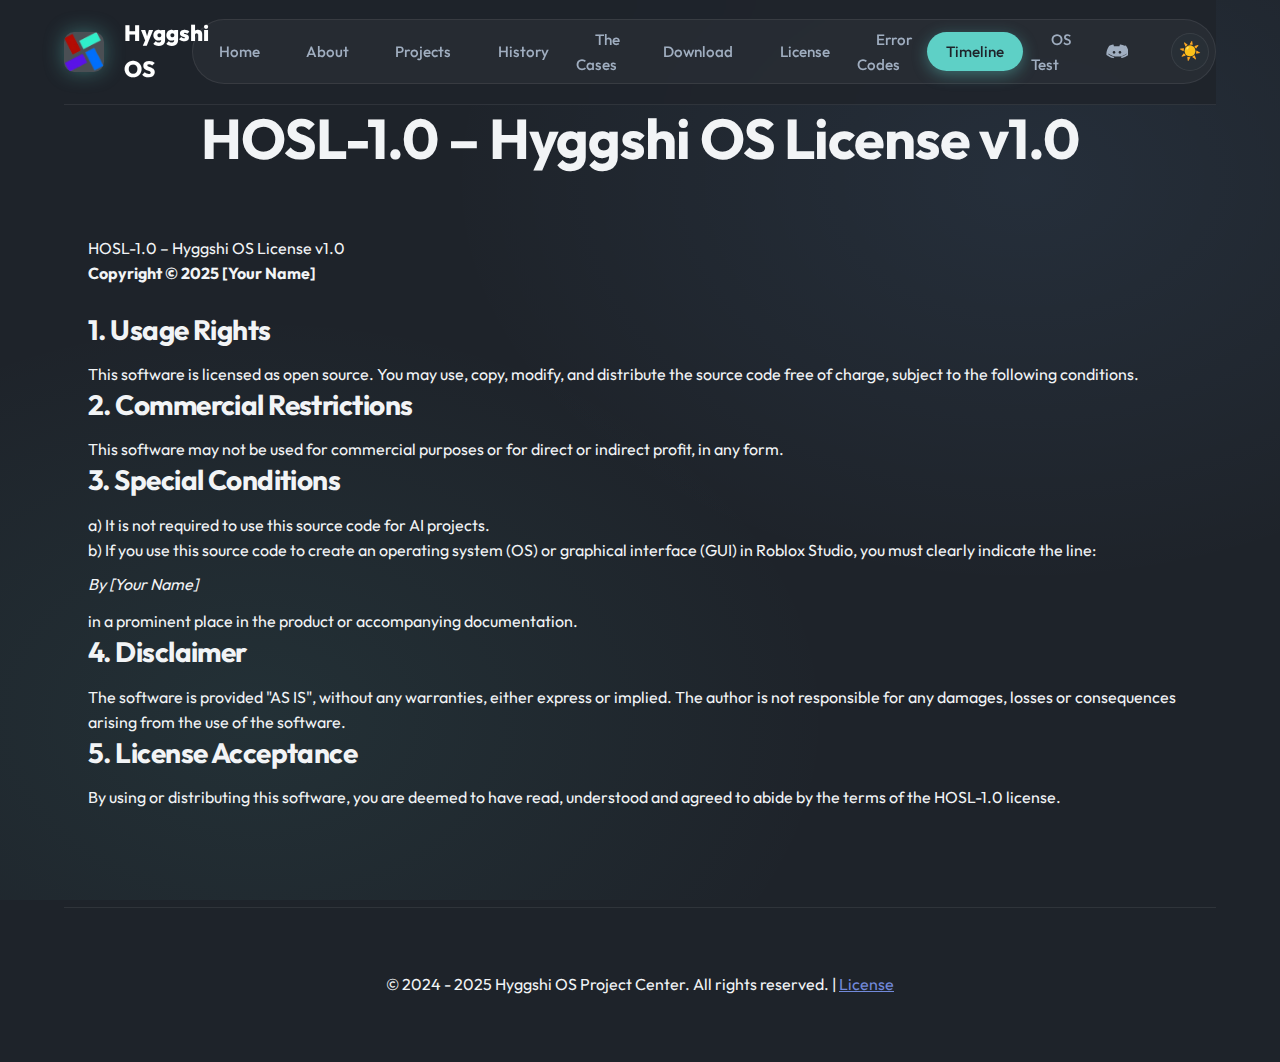
<file: license.html>
<!DOCTYPE html>
<html lang="en">
<head>
  <meta charset="UTF-8" />
  <meta name="viewport" content="width=device-width, initial-scale=1.0" />
  <title>HOSL-1.0 – Hyggshi OS License v1.0</title>
  <link rel="icon" href="Resources/favicon.ico" />
  <link rel="stylesheet" href="style.css" />
</head>
<body>
  <div class="container">
    <header class="header">
      <nav class="nav">
        <div class="logo">
          <img src="Resources/upscalemedia-transformed.png" alt="Hyggshi OS Logo" style="height: 40px; width: 40px; object-fit: contain; vertical-align: middle; margin-right: 0.5rem; border-radius: 10px; background: rgba(255,255,255,0.2);">
          <span class="logo-text">Hyggshi OS</span>
        </div>
        <ul class="nav-menu">
          <li><a href="index.html" class="nav-link">Home</a></li>
          <li><a href="About.html" class="nav-link">About</a></li>
          <li><a href="projects.html" class="nav-link">Projects</a></li>
          <li><a href="History.html" class="nav-link">History</a></li>
          <li><a href="The-Cases.html" class="nav-link">The Cases</a></li>
          <li><a href="download.html" class="nav-link">Download</a></li>
          <li><a href="license.html" class="nav-link">License</a></li>
          <li><a href="erorrcode.html" class="nav-link">Error Codes</a></li>
          <li><a href="timeline.html" class="nav-link active">Timeline</a></li>
          <li><a href="OSmain.html" class="nav-link">OS Test</a></li>

          <li>
            <a href="https://discord.gg/PZuDkFzJtc" class="nav-link" target="_blank" title="Join Discord" style="display:flex;align-items:center;gap:0.3rem;">
              <svg height="22" viewBox="0 0 32 32" width="22" fill="currentColor" xmlns="http://www.w3.org/2000/svg" style="vertical-align:middle"><path d="M27.2 6.8A26.9 26.9 0 0 0 20.9 5a1 1 0 0 0-.5.1c-.2.1-.3.3-.3.5-.2.7-.4 1.5-.5 2.2-2.7-.4-5.4-.4-8.1 0-.1-.7-.3-1.5-.5-2.2a.7.7 0 0 0-.3-.5c-.2-.1-.4-.2-.5-.1A26.9 26.9 0 0 0 4.8 6.8a.7.7 0 0 0-.3.3C1.7 11.2.3 15.5.6 19.8a.7.7 0 0 0 .2.4c3.2 2.4 6.3 3.8 9.4 4.7a1 1 0 0 0 1.1-.4c.3-.4.6-.9.8-1.3-3.1-.9-6-2.2-8.7-4.1a.2.2 0 0 1-.1-.2c0-.1 0-.2.1-.2.2-.2.4-.3.6-.2 7.7 5.6 18.1 5.6 25.7 0 .2-.1.4 0 .6.2 0 .1 0 .2-.1.2-2.7 1.9-5.6 3.2-8.7 4.1.3.5.6.9.8 1.3a1 1 0 0 0 1.1.4c3.1-.9 6.2-2.3 9.4-4.7a.7.7 0 0 0 .2-.4c.4-4.3-1-8.6-3.9-12.7a.7.7 0 0 0-.3-.3zM11.7 18.6c-1.1 0-2-1-2-2.1 0-1.2.9-2.1 2-2.1s2 1 2 2.1c0 1.2-.9 2.1-2 2.1zm8.6 0c-1.1 0-2-1-2-2.1 0-1.2.9-2.1 2-2.1s2 1 2 2.1c0 1.2-.9 2.1-2 2.1z"/></svg>
              <span style="display:none;">Discord</span>
            </a>
          </li>
        </ul>
      </nav>
    </header>

    <main class="main">
      <section class="history-section">
        <div class="container">
          <h1 class="section-title">HOSL-1.0 – Hyggshi OS License v1.0</h1>
          <div class="feature-card" style="text-align:left;">
            <p>HOSL-1.0 – Hyggshi OS License v1.0</p>
            <p><strong>Copyright © 2025 [Your Name]</strong></p>
            <p>&nbsp;</p>
            <h3>1. Usage Rights</h3>
            <p>This software is licensed as open source. You may use, copy, modify, and distribute the source code free of charge, subject to the following conditions.</p>
            <h3>2. Commercial Restrictions</h3>
            <p>This software may not be used for commercial purposes or for direct or indirect profit, in any form.</p>
            <h3>3. Special Conditions</h3>
            <p>a) It is not required to use this source code for AI projects.</p>
            <p>b) If you use this source code to create an operating system (OS) or graphical interface (GUI) in Roblox Studio, you must clearly indicate the line:</p>
            <p style="padding:0.5rem 0 0.75rem 0;"><em>By [Your Name]</em></p>
            <p>in a prominent place in the product or accompanying documentation.</p>
            <h3>4. Disclaimer</h3>
            <p>The software is provided "AS IS", without any warranties, either express or implied. The author is not responsible for any damages, losses or consequences arising from the use of the software.</p>
            <h3>5. License Acceptance</h3>
            <p>By using or distributing this software, you are deemed to have read, understood and agreed to abide by the terms of the HOSL-1.0 license.</p>
          </div>
        </div>
      </section>
    </main>

    <footer class="footer">
      <p>© 2024 - 2025 Hyggshi OS Project Center. All rights reserved. | <a href="license.html" style="color:#7289da;text-decoration:underline;">License</a></p>
    </footer>
  </div>

  <script src="script.js"></script>
</body>
</html>
</file>
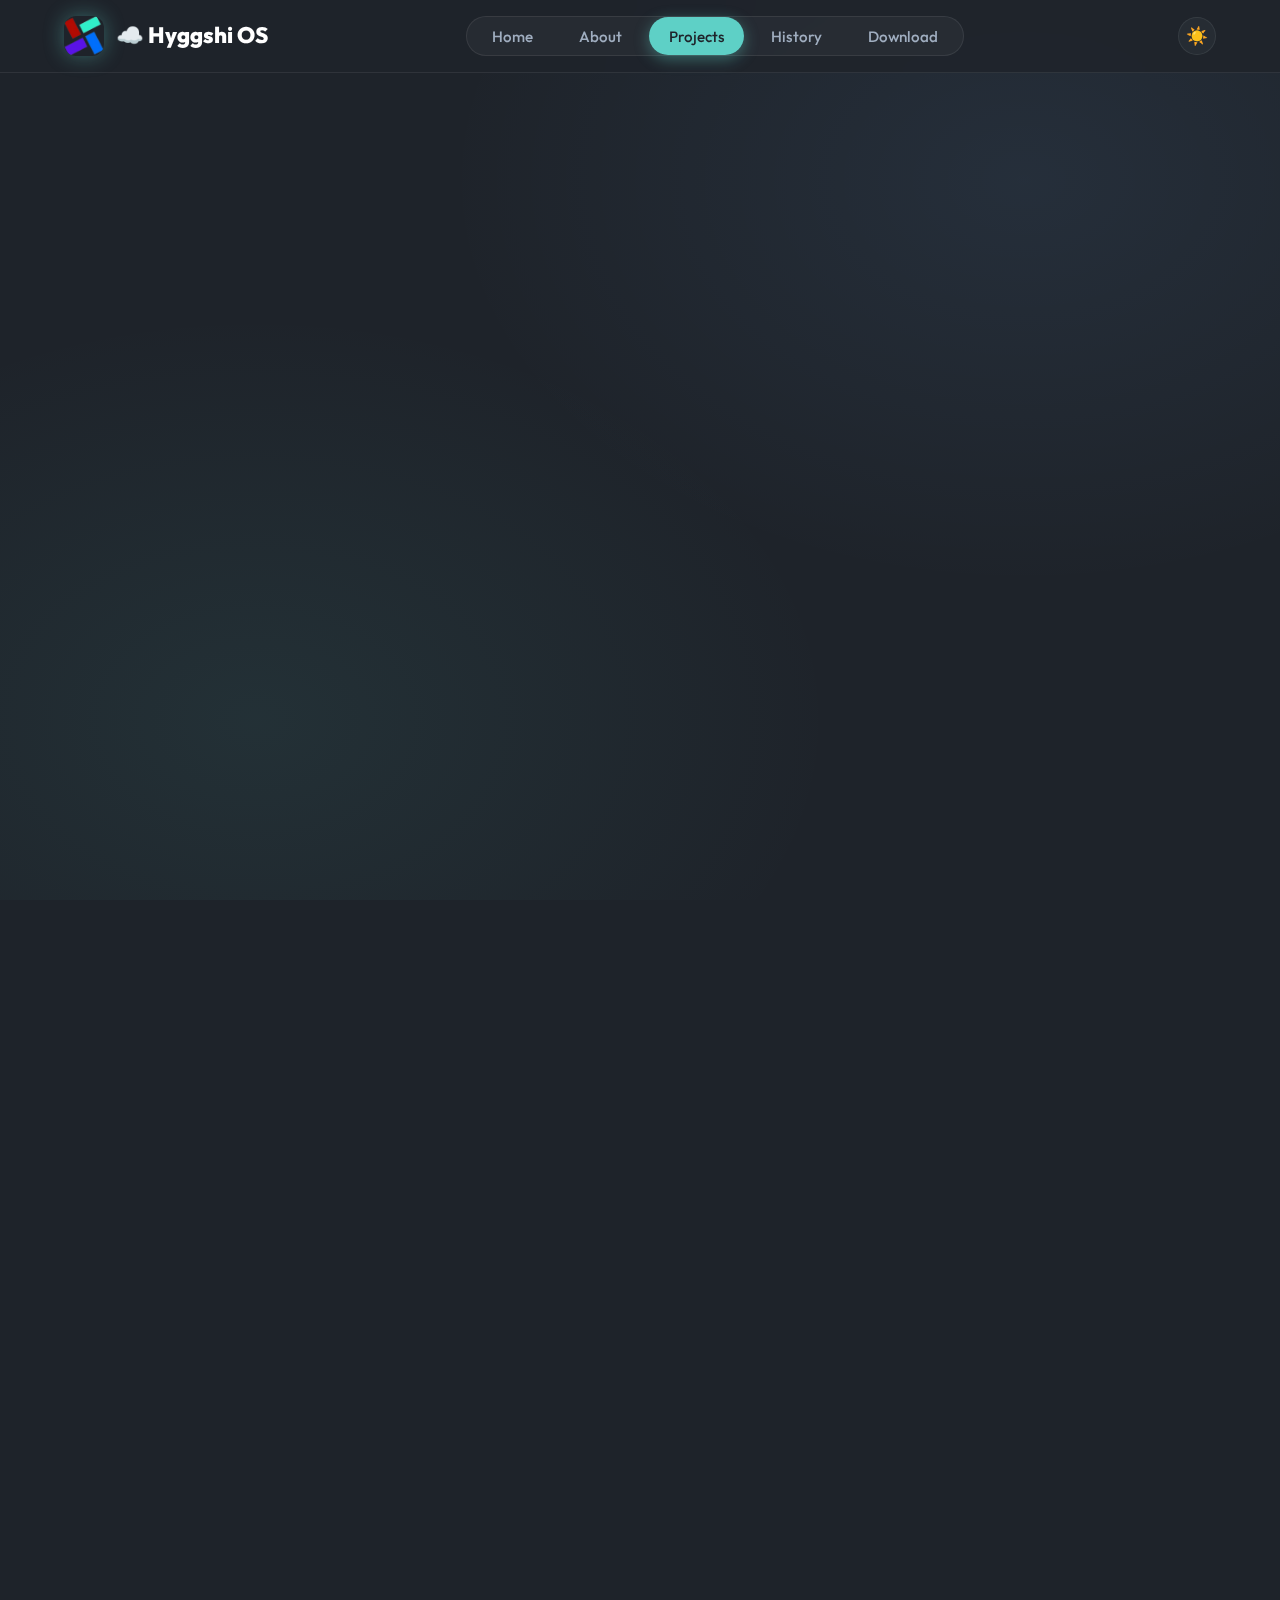
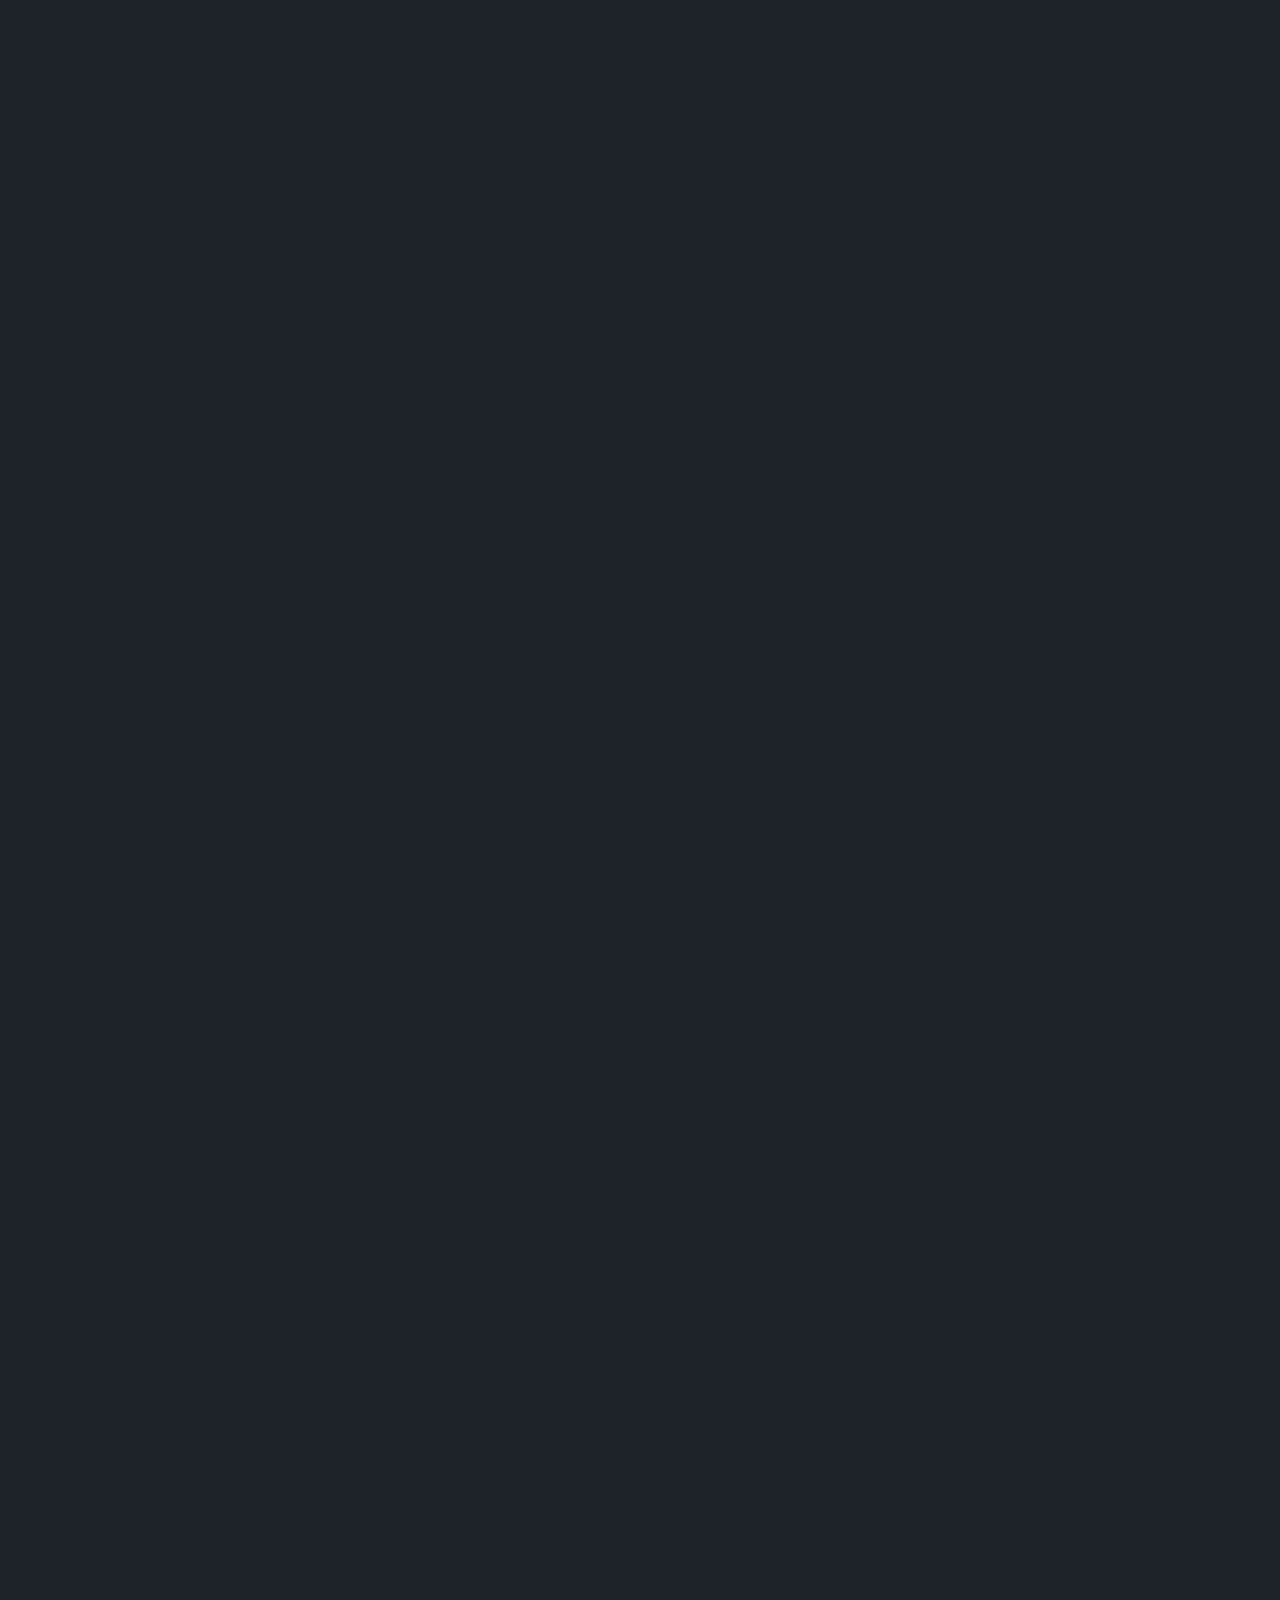
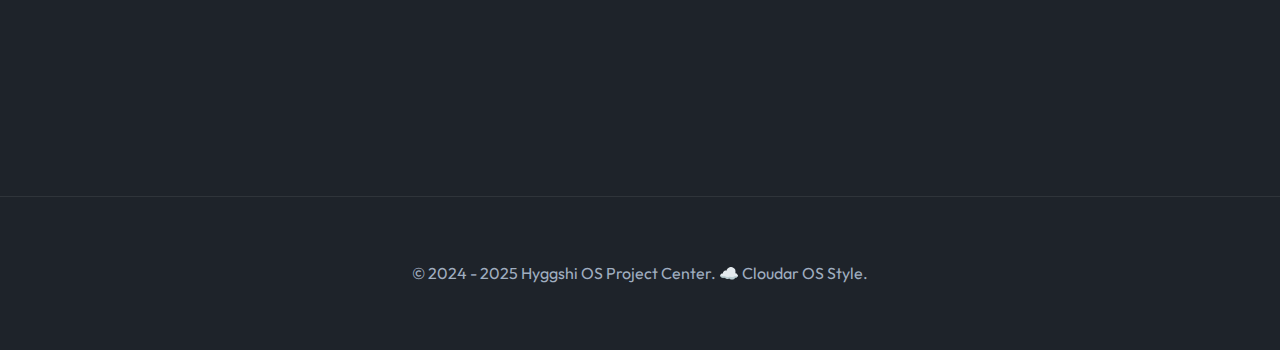
<file: projects.html>
<!DOCTYPE html>
<html lang="vi">

<head>
    <meta charset="UTF-8">
    <meta name="viewport" content="width=device-width, initial-scale=1.0">
    <title>Projects – Hyggshi OS</title>
    <link rel="icon" href="Resources/favicon.ico">
    <link rel="stylesheet" href="style.css">
</head>

<body>
    <header class="header">
        <div class="container nav">
            <div class="logo">
                <img src="Resources/upscalemedia-transformed.png" alt="Logo">
                <span>☁️ Hyggshi OS</span>
            </div>
            <ul class="nav-menu">
                <li><a href="index.html" class="nav-link">Home</a></li>
                <li><a href="About.html" class="nav-link">About</a></li>
                <li><a href="projects.html" class="nav-link active">Projects</a></li>
                <li><a href="History.html" class="nav-link">History</a></li>
                <li><a href="download.html" class="nav-link">Download</a></li>
            </ul>
            <button class="theme-toggle" title="Chuyển đổi chủ đề">☀️</button>
        </div>
    </header>

    <main class="container">
        <section class="section-spacer" style="text-align: center;">
            <span class="badge active cloud-float fade-in-up">☁️ Projects</span>
            <h1 class="fade-in-up" style="margin-top: 1rem;">Các <span class="text-gradient">Dự án</span></h1>
            <p class="fade-in-up delay-1" style="color: var(--c-text-muted);">Khám phá hệ sinh thái Hyggshi OS</p>
        </section>

        <!-- Active Projects -->
        <section class="section-spacer">
            <h2 class="section-title fade-in-up">Đang <span>Hoạt động</span></h2>
            <div class="grid-3 fade-in-up delay-1">
                <div class="card">
                    <div
                        style="display: flex; justify-content: space-between; align-items: start; margin-bottom: 1rem;">
                        <div class="card-icon" style="margin-bottom: 0;">☁️</div>
                        <span class="badge active">Active</span>
                    </div>
                    <h3>Hyggshi OS 3.0</h3>
                    <p style="color: var(--c-text-muted); margin-bottom: 1.5rem;">Phiên bản chính thức mới nhất với
                        thiết kế Cloudar OS. Hỗ trợ
                        Module System và Cloud Sync.</p>
                    <a href="download.html" class="btn btn-primary" style="width: 100%;">Tải xuống</a>
                </div>
                <div class="card">
                    <div
                        style="display: flex; justify-content: space-between; align-items: start; margin-bottom: 1rem;">
                        <div class="card-icon" style="margin-bottom: 0;">🧩</div>
                        <span class="badge active">Active</span>
                    </div>
                    <h3>Hyggshi OS Flex</h3>
                    <p style="color: var(--c-text-muted); margin-bottom: 1.5rem;">Phiên bản nhẹ, dễ tùy biến dành cho
                        developer muốn fork và
                        phát triển riêng.</p>
                    <a href="https://github.com/HyggshiOSDeveloper/Hyggshi-OS-project-center" target="_blank"
                        class="btn btn-secondary" style="width: 100%;">GitHub</a>
                </div>
                <div class="card">
                    <div
                        style="display: flex; justify-content: space-between; align-items: start; margin-bottom: 1rem;">
                        <div class="card-icon" style="margin-bottom: 0;">💻</div>
                        <span class="badge active">Active</span>
                    </div>
                    <h3>Code Mini</h3>
                    <p style="color: var(--c-text-muted); margin-bottom: 1.5rem;">Trình soạn thảo code nhẹ tích hợp
                        trong Hyggshi OS với syntax
                        highlighting.</p>
                    <a href="HyggshiOSCodeMini.html" class="btn btn-secondary" style="width: 100%;">Xem chi tiết</a>
                </div>
            </div>
        </section>

        <!-- In Development -->
        <section class="section-spacer">
            <h2 class="section-title fade-in-up">Đang <span>Phát triển</span></h2>
            <div class="grid-2 fade-in-up delay-1">
                <div class="card">
                    <div
                        style="display: flex; justify-content: space-between; align-items: start; margin-bottom: 1rem;">
                        <div class="card-icon" style="margin-bottom: 0;">🔧</div>
                        <span class="badge warning">Dev</span>
                    </div>
                    <h3>Hyggshi OS Engine</h3>
                    <p style="color: var(--c-text-muted);">Bộ engine core mã nguồn mở để xây dựng các hệ điều hành trên
                        Roblox.</p>
                </div>
                <div class="card">
                    <div
                        style="display: flex; justify-content: space-between; align-items: start; margin-bottom: 1rem;">
                        <div class="card-icon" style="margin-bottom: 0;">💬</div>
                        <span class="badge warning">Dev</span>
                    </div>
                    <h3>Zashi Messaging</h3>
                    <p style="color: var(--c-text-muted);">Ứng dụng nhắn tin nội bộ (đang bổ sung hệ thống content
                        moderation).</p>
                </div>
            </div>
        </section>

        <!-- Archived -->
        <section class="section-spacer">
            <h2 class="section-title fade-in-up">Đã <span>Lưu trữ</span></h2>
            <div class="grid-4 fade-in-up delay-1">
                <div class="card" style="opacity: 0.7;">
                    <span class="badge danger" style="margin-bottom: 1rem;">Archived</span>
                    <h3>Hyggshi OS 1.x</h3>
                    <p style="color: var(--c-text-muted); font-size: 0.9rem;">Phiên bản legacy đầu tiên.</p>
                </div>
                <div class="card" style="opacity: 0.7;">
                    <span class="badge danger" style="margin-bottom: 1rem;">Cancelled</span>
                    <h3>OS TV</h3>
                    <p style="color: var(--c-text-muted); font-size: 0.9rem;">Dự án UI cho TV (hủy do thiếu nhân lực).
                    </p>
                </div>
                <div class="card" style="opacity: 0.7;">
                    <span class="badge danger" style="margin-bottom: 1rem;">Cancelled</span>
                    <h3>OS Pro</h3>
                    <p style="color: var(--c-text-muted); font-size: 0.9rem;">Phiên bản cao cấp (đã merge vào 3.0).</p>
                </div>
                <div class="card" style="opacity: 0.7;">
                    <span class="badge danger" style="margin-bottom: 1rem;">Paused</span>
                    <h3>OS Phone</h3>
                    <p style="color: var(--c-text-muted); font-size: 0.9rem;">Giao diện di động (tạm dừng).</p>
                </div>
            </div>
        </section>
    </main>

    <footer class="footer">
        <div class="container">
            <p style="color: var(--c-text-muted);">© 2024 - 2025 Hyggshi OS Project Center. ☁️ Cloudar OS Style.</p>
        </div>
    </footer>
    <script src="theme.js"></script>
</body>

</html>
</file>
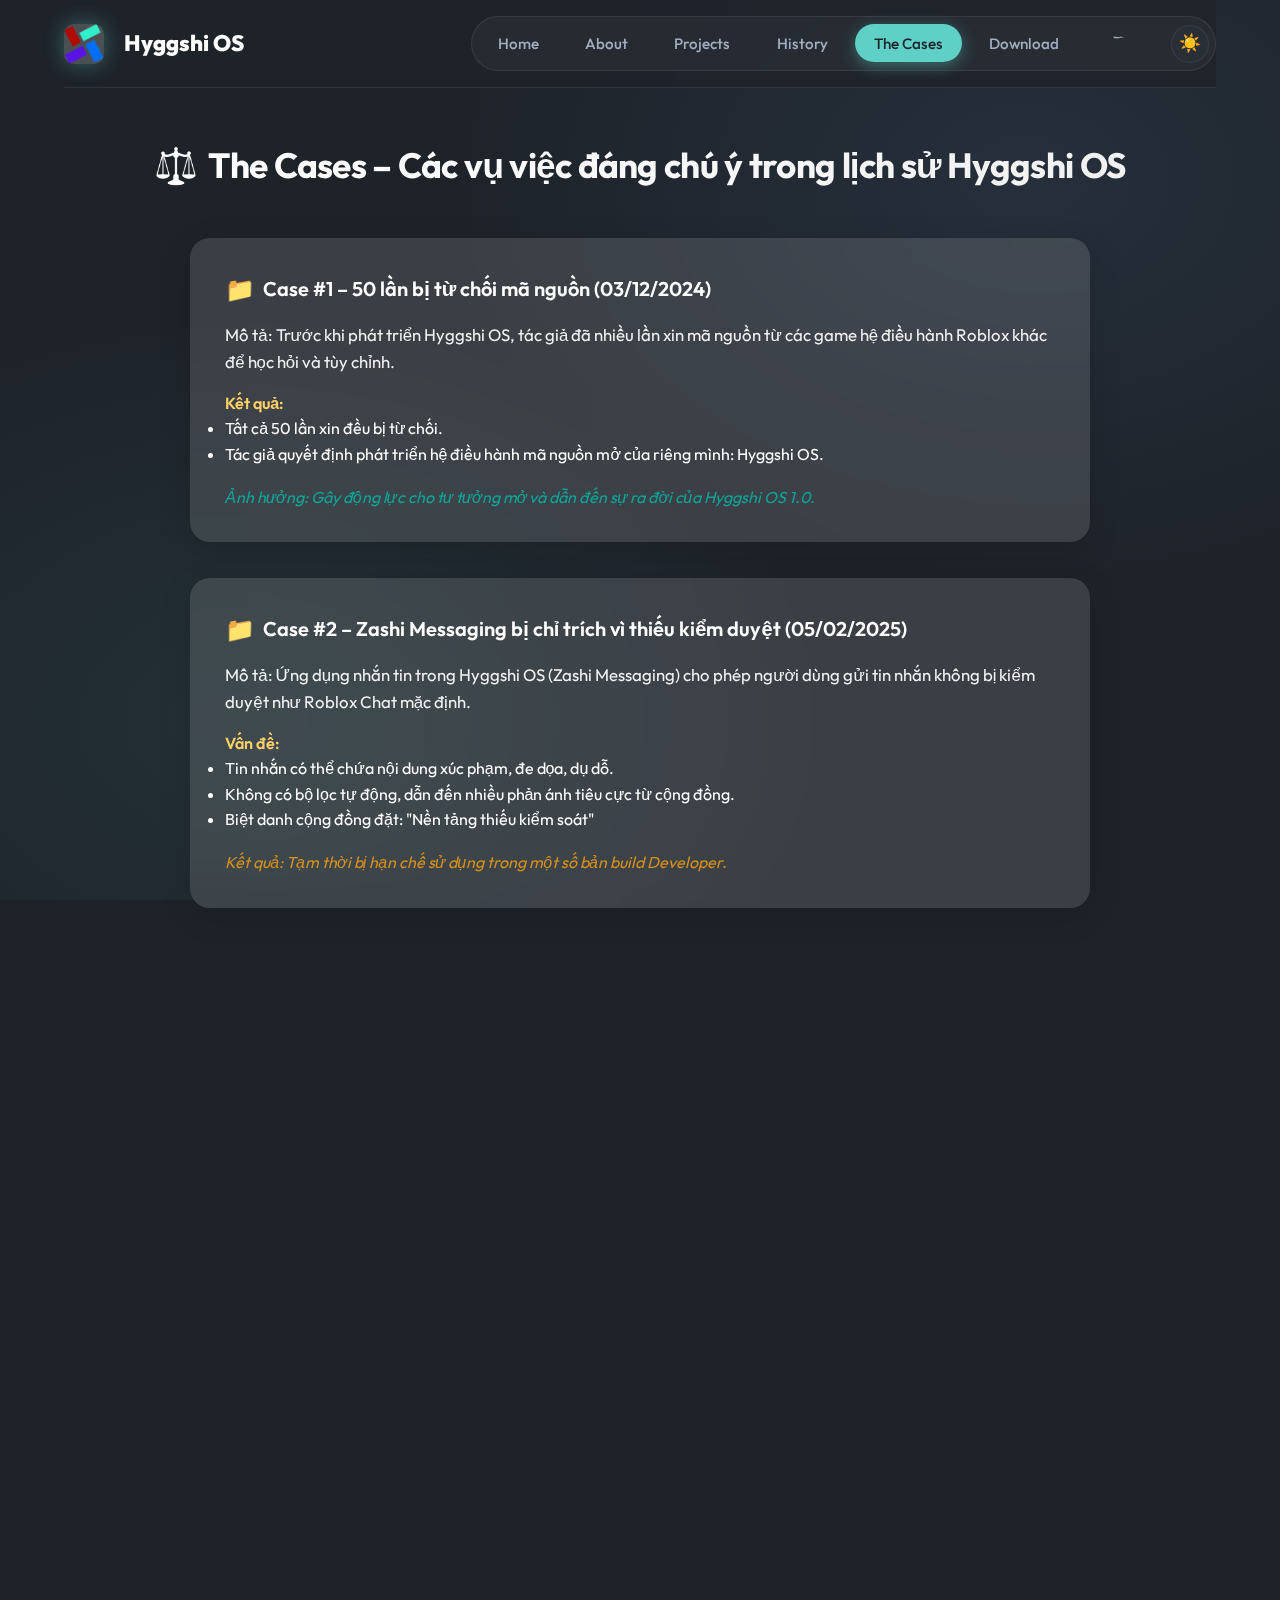
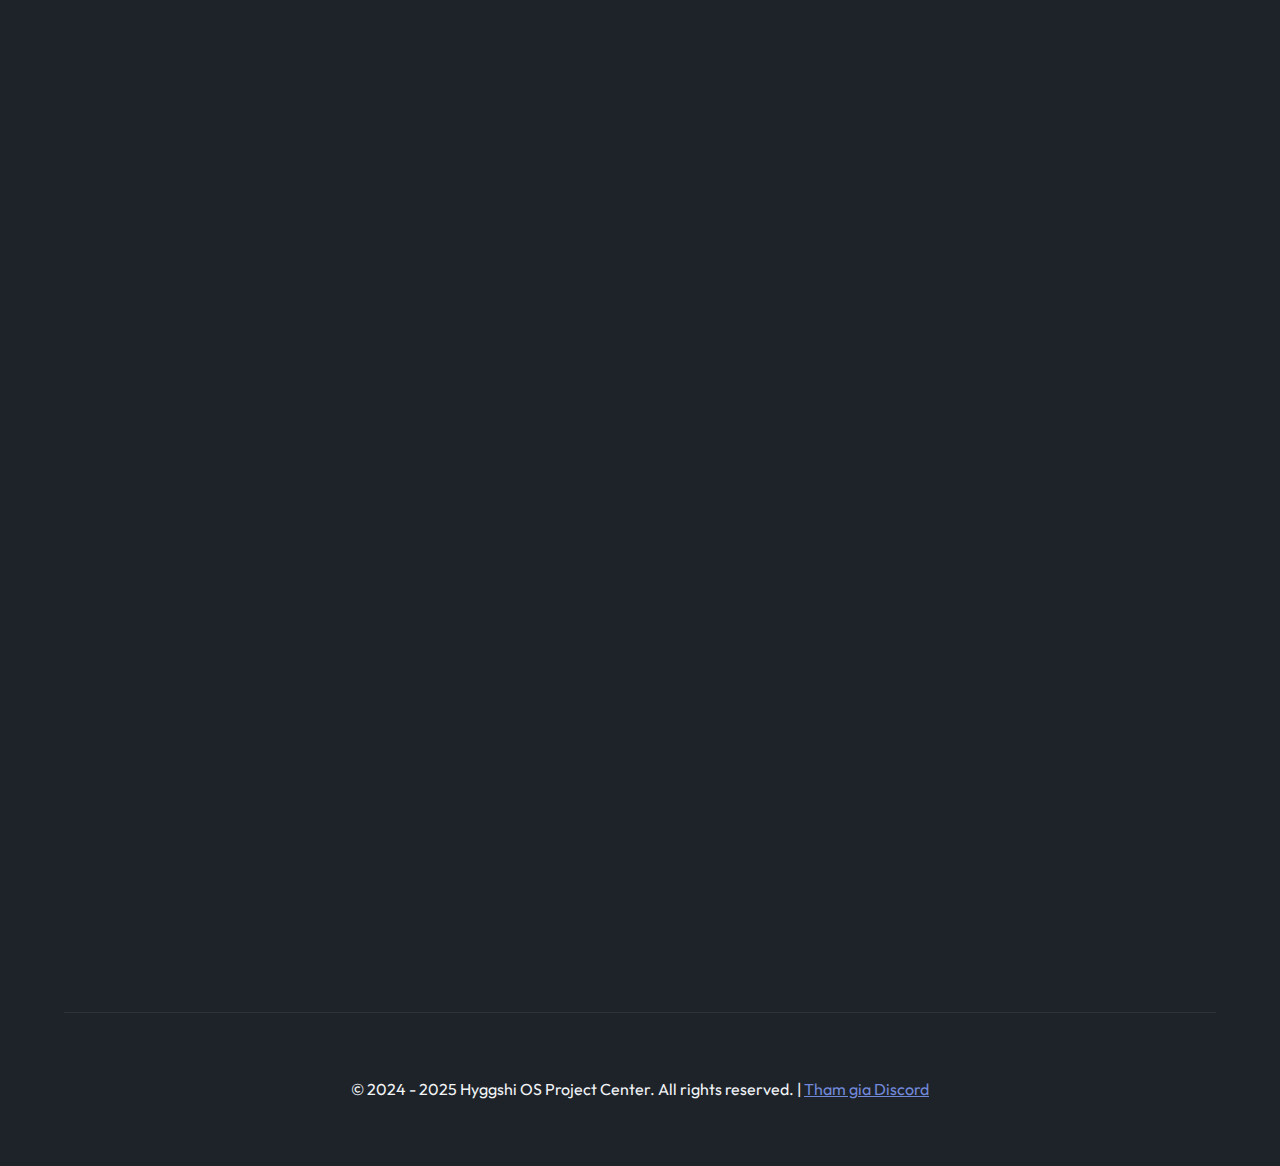
<file: The-Cases.html>
<!DOCTYPE html>
<html lang="vi">
<head>
  <meta charset="UTF-8">
  <meta name="viewport" content="width=device-width, initial-scale=1.0">
  <link rel="icon" href="Resources/favicon.ico" />
  <link rel="stylesheet" href="style.css" />
  <title>The Cases – Các vụ việc đáng chú ý trong lịch sử Hyggshi OS</title>
  <style>
    
    .cases-hero {
      text-align: center;
      padding: 3.5rem 0 2rem 0;
      color: white;
      display: flex;
      flex-direction: column;
      align-items: center;
      justify-content: center;
    }
    .cases-hero h1 {
      font-size: 2.2rem;
      font-weight: 700;
      background: linear-gradient(45deg, #fff, #f0f0f0);
      -webkit-background-clip: text;
      -webkit-text-fill-color: transparent;
      background-clip: text;
      margin-bottom: 1.2rem;
      display: flex;
      align-items: center;
      gap: 0.7rem;
      justify-content: center;
    }
    .case-list {
      max-width: 900px;
      margin: 0 auto;
      display: flex;
      flex-direction: column;
      gap: 2.2rem;
    }
    .case-card {
      background: rgba(255,255,255,0.13);
      backdrop-filter: blur(24px);
      border-radius: 20px;
      box-shadow: 0 8px 32px rgba(0,0,0,0.13);
      padding: 2rem 2.2rem;
      color: white;
      display: flex;
      flex-direction: column;
      gap: 0.7rem;
      position: relative;
    }
    .case-title {
      font-size: 1.25rem;
      font-weight: 600;
      display: flex;
      align-items: center;
      gap: 0.5rem;
      margin-bottom: 0.2rem;
    }
    .case-title .icon {
      font-size: 1.5rem;
    }
    .case-desc {
      font-size: 1.05rem;
      opacity: 0.93;
      margin-bottom: 0.2rem;
    }
    .case-section {
      margin-bottom: 0.2rem;
    }
    .case-section strong {
      color: #ffd166;
      font-weight: 600;
    }
    .case-impact, .case-result {
      font-style: italic;
      opacity: 0.8;
      margin-top: 0.2rem;
    }
    .case-impact {
      color: #00bfae;
    }
    .case-result {
      color: #fca311;
    }
    .back-button {
      position: absolute;
      top: 24px;
      left: 32px;
      background: rgba(255, 255, 255, 0.2);
      backdrop-filter: blur(10px);
      border: 1px solid rgba(255, 255, 255, 0.3);
      border-radius: 50px;
      padding: 0.8rem 1.5rem;
      color: white;
      text-decoration: none;
      font-weight: 500;
      transition: all 0.3s ease;
      z-index: 1000;
      box-shadow: 0 2px 12px rgba(0,0,0,0.08);
    }
    .back-button:hover {
      background: rgba(255, 255, 255, 0.3);
      transform: translateY(-2px);
    }
    @media (max-width: 768px) {
      .container {
        margin-top: 40px;
      }
      .cases-hero h1 {
        font-size: 1.2rem;
      }
      .case-card {
        padding: 1.2rem 0.7rem;
      }
      .back-button {
        top: 10px;
        left: 10px;
        padding: 0.6rem 1rem;
        font-size: 0.9rem;
      }
    }
  </style>
</head>
<body>
  <div class="container">
    <header class="header">
      <nav class="nav">
        <div class="logo">
          <img src="Resources/upscalemedia-transformed.png" alt="Hyggshi OS Logo" style="height: 40px; width: 40px; object-fit: contain; vertical-align: middle; margin-right: 0.5rem; border-radius: 10px; background: rgba(255,255,255,0.2);">
          <span class="logo-text">Hyggshi OS</span>
        </div>
        <ul class="nav-menu">
          <li><a href="index.html" class="nav-link">Home</a></li>
          <li><a href="About.html" class="nav-link">About</a></li>
          <li><a href="projects.html" class="nav-link">Projects</a></li>
          <li><a href="History.html" class="nav-link">History</a></li>
          <li><a href="The-Cases.html" class="nav-link active">The Cases</a></li>
          <li><a href="download.html" class="nav-link">Download</a></li>
          <li>
            <a href="https://discord.gg/PZuDkFzJtc" class="nav-link" target="_blank" title="Join Discord" style="display:flex;align-items:center;gap:0.3rem;">
              <svg height="22" viewBox="0 0 32 32" width="22" fill="currentColor" xmlns="http://www.w3.org/2000/svg" style="vertical-align:middle"><path d="M27.2 6.8A26.9 26.9 0 0 0 20.9 5a1 1 0 0 0-.5.1c-.2.1-.3.3-.3.5-.2.7-.4 1.5-.5 2.2-2.7-.4-5.4-.4-8.1 0-.1-.7-.3-1.5-.5-2.2a.7.7 0 0 0-.3-.5c-.2-.1-.4-.2-
0.5-.1A26.9 26.9 0 0 0 4.8 6.8a.7.7 0 0 0-.3.3C1.7 11.2.3 15.5.6 19.8a.7.7 0 0 0 .2.4c3.2 2.4 6.3 3.8 9.4 4.7a1 1 0 0 0 1.1-.4c.3-.4.6-.9.8-1.3-3.1-.9-6-2.2-8.7-4.1a.2.2 0 0 1-.1-.2c0-.1 0-.2.1-.2.2-.2.4-.3.6-.2 7.7 5.6 18.1 5.6 25.7 0 .2-.1.4 0 .6.2 0 .1 0 .2-.1.2-2.7 1.9-5.6 3.2-8.7 4.1.3.5.6.9.8 1.3a1 1 0 0 0 1.1.4c3.1-.9 6.2-2.3 9.4-4.7a.7.7 0 0 0 .2-.4c.4-4.3-1-8.6-3.9-12.7a.7.7 0 0 0-.3-.3zM11.7 18.6c-1.1 0-2-1-2-2.1 0-1.2.9-2.1 2-2.1s2 1 2 2.1c0 1.2-.9 2.1-2 2.1zm8.6 0c-1.1 0-2-1-2-2.1 0-1.2.9-2.1 2-2.1s2 1 2 2.1c0 1.2-.9 2.1-2 2.1z"/></svg>
              <span style="display:none;">Discord</span>
            </a>
          </li>
        </ul>
      </nav>
    </header>

    <main>
      <section class="cases-hero">
        <h1><span class="icon">⚖️</span> The Cases – Các vụ việc đáng chú ý trong lịch sử Hyggshi OS</h1>
      </section>
      <section class="case-list">
        <div class="case-card feature-card">
          <div class="case-title"><span class="icon">📁</span>Case #1 – 50 lần bị từ chối mã nguồn (03/12/2024)</div>
          <div class="case-desc">Mô tả: Trước khi phát triển Hyggshi OS, tác giả đã nhiều lần xin mã nguồn từ các game hệ điều hành Roblox khác để học hỏi và tùy chỉnh.</div>
          <div class="case-section"><strong>Kết quả:</strong>
            <ul>
              <li>Tất cả 50 lần xin đều bị từ chối.</li>
              <li>Tác giả quyết định phát triển hệ điều hành mã nguồn mở của riêng mình: Hyggshi OS.</li>
            </ul>
          </div>
          <div class="case-impact">Ảnh hưởng: Gây động lực cho tư tưởng mở và dẫn đến sự ra đời của Hyggshi OS 1.0.</div>
        </div>
        <div class="case-card feature-card">
          <div class="case-title"><span class="icon">📁</span>Case #2 – Zashi Messaging bị chỉ trích vì thiếu kiểm duyệt (05/02/2025)</div>
          <div class="case-desc">Mô tả: Ứng dụng nhắn tin trong Hyggshi OS (Zashi Messaging) cho phép người dùng gửi tin nhắn không bị kiểm duyệt như Roblox Chat mặc định.</div>
          <div class="case-section"><strong>Vấn đề:</strong>
            <ul>
              <li>Tin nhắn có thể chứa nội dung xúc phạm, đe dọa, dụ dỗ.</li>
              <li>Không có bộ lọc tự động, dẫn đến nhiều phản ánh tiêu cực từ cộng đồng.</li>
              <li>Biệt danh cộng đồng đặt: "Nền tảng thiếu kiểm soát"</li>
            </ul>
          </div>
          <div class="case-result">Kết quả: Tạm thời bị hạn chế sử dụng trong một số bản build Developer.</div>
        </div>
        <div class="case-card feature-card">
          <div class="case-title"><span class="icon">📁</span>Case #3 – Intel yêu cầu gỡ âm thanh khởi động (16/03/2025)</div>
          <div class="case-desc">Mô tả: Âm thanh khởi động của Hyggshi OS 2.0 và Developer bị nghi là quá giống một sản phẩm âm thanh thương mại.</div>
          <div class="case-section"><strong>Phản hồi từ Intel:</strong>
            <blockquote style="margin: 0.5rem 0; opacity:0.8; border-left: 3px solid #ffd166; padding-left: 1rem;">"Chúng tôi nhận được một bản thực hành của Hyggshi OS Developer và 2.0.<br>Chúng tôi cần bạn đổi âm thanh này để không quảng bá cho hệ điều hành này?"</blockquote>
          </div>
          <div class="case-result">Kết quả:
            <ul>
              <li>Đội ngũ Hyggshi OS đang xem xét thay đổi hoặc làm lại âm thanh khởi động.</li>
              <li>Đưa ra cảnh báo về vấn đề bản quyền tài sản âm thanh cho toàn bộ dự án.</li>
            </ul>
          </div>
        </div>
        <div class="case-card feature-card">
          <div class="case-title"><span class="icon">📁</span>Case #4 – Tranh cãi phát hành mã nguồn mở 3.0 (21/05/2025)</div>
          <div class="case-desc">Mô tả: Phiên bản Hyggshi OS 3.0 dự định phát hành mã nguồn mở đầy đủ.</div>
          <div class="case-section"><strong>Tranh cãi từ cộng đồng:</strong>
            <ul>
              <li>Một số người ủng hộ vì tính minh bạch và học hỏi.</li>
              <li>Một số khác lo ngại sẽ bị sao chép trắng trợn, thậm chí bị biến tướng hoặc thương mại hoá trái phép.</li>
            </ul>
          </div>
          <div class="case-result">Kết quả (tạm thời):
            <ul>
              <li>Mã nguồn chỉ phát hành từng phần qua GitHub và có giấy phép sử dụng.</li>
              <li>Đang lên kế hoạch kiểm soát qua hệ thống Module kiểm duyệt nội dung.</li>
            </ul>
          </div>
        </div>
        <div class="case-card feature-card">
          <div class="case-title"><span class="icon">📁</span>Case #5 – Hủy các dự án phụ do thiếu nhân lực (25/05/2025)</div>
          <div class="case-desc">Dự án bị huỷ:
            <ul>
              <li>Hyggshi OS TV</li>
              <li>Hyggshi OS Pro</li>
              <li>Hyggshi OS Phone (tạm dừng)</li>
            </ul>
          </div>
          <div class="case-section"><strong>Nguyên nhân:</strong>
            <ul>
              <li>Thiếu người duy trì và phát triển lâu dài.</li>
              <li>Tập trung vào bản 3.0 khiến nhóm không đủ tài nguyên cho các nhánh phụ.</li>
            </ul>
          </div>
          <div class="case-impact">Ảnh hưởng:
            <ul>
              <li>Một số người dùng mong đợi các dự án phụ tỏ ra thất vọng.</li>
              <li>Dẫn đến quyết định tích hợp các tính năng tốt nhất của các dự án bị hủy vào Hyggshi OS 3.0.</li>
            </ul>
          </div>
        </div>
        <div class="case-card feature-card">
          <div class="case-title"><span class="icon">📁</span>Case #6 – Hyggshi OS Flex: Nguy cơ nhầm lẫn tên (08/08/2025)</div>
          <div class="case-desc">Mô tả: Trong quá trình giới thiệu dự án mới Hyggshi OS Flex, nhóm nhận thấy có nguy cơ người dùng đọc nhầm “Flex” thành “FIex” do sự tương đồng hình dạng giữa chữ “l” thường và chữ “I” in hoa trong một số font chữ.</div>
          <div class="case-section"><strong>Ảnh hưởng:</strong>
            <ul>
              <li>Gây hiểu nhầm tên dự án, ảnh hưởng đến khả năng nhận diện thương hiệu.</li>
            </ul>
          </div>
          <div class="case-section"><strong>Giải pháp:</strong>
            <ul>
              <li>Cập nhật font chữ rõ ràng hơn trong các tài liệu, tránh font dễ gây nhầm lẫn.</li>
              <li>Khi viết tài liệu và logo, làm nổi bật “l” bằng thiết kế riêng hoặc đổi sang font sans-serif có độ phân biệt cao.</li>
              <li>Thêm mô tả giải thích tên khi giới thiệu dự án lần đầu.</li>
            </ul>
          </div>
        </div>
      </section>
    </main>
    <footer class="footer">
      <p>© 2024 - 2025 Hyggshi OS Project Center. All rights reserved. | <a href="https://discord.gg/PZuDkFzJtc" target="_blank" style="color:#7289da;text-decoration:underline;">Tham gia Discord</a></p>
    </footer>
  </div>
  <script src="script.js"></script>
</body>
</html>
</file>
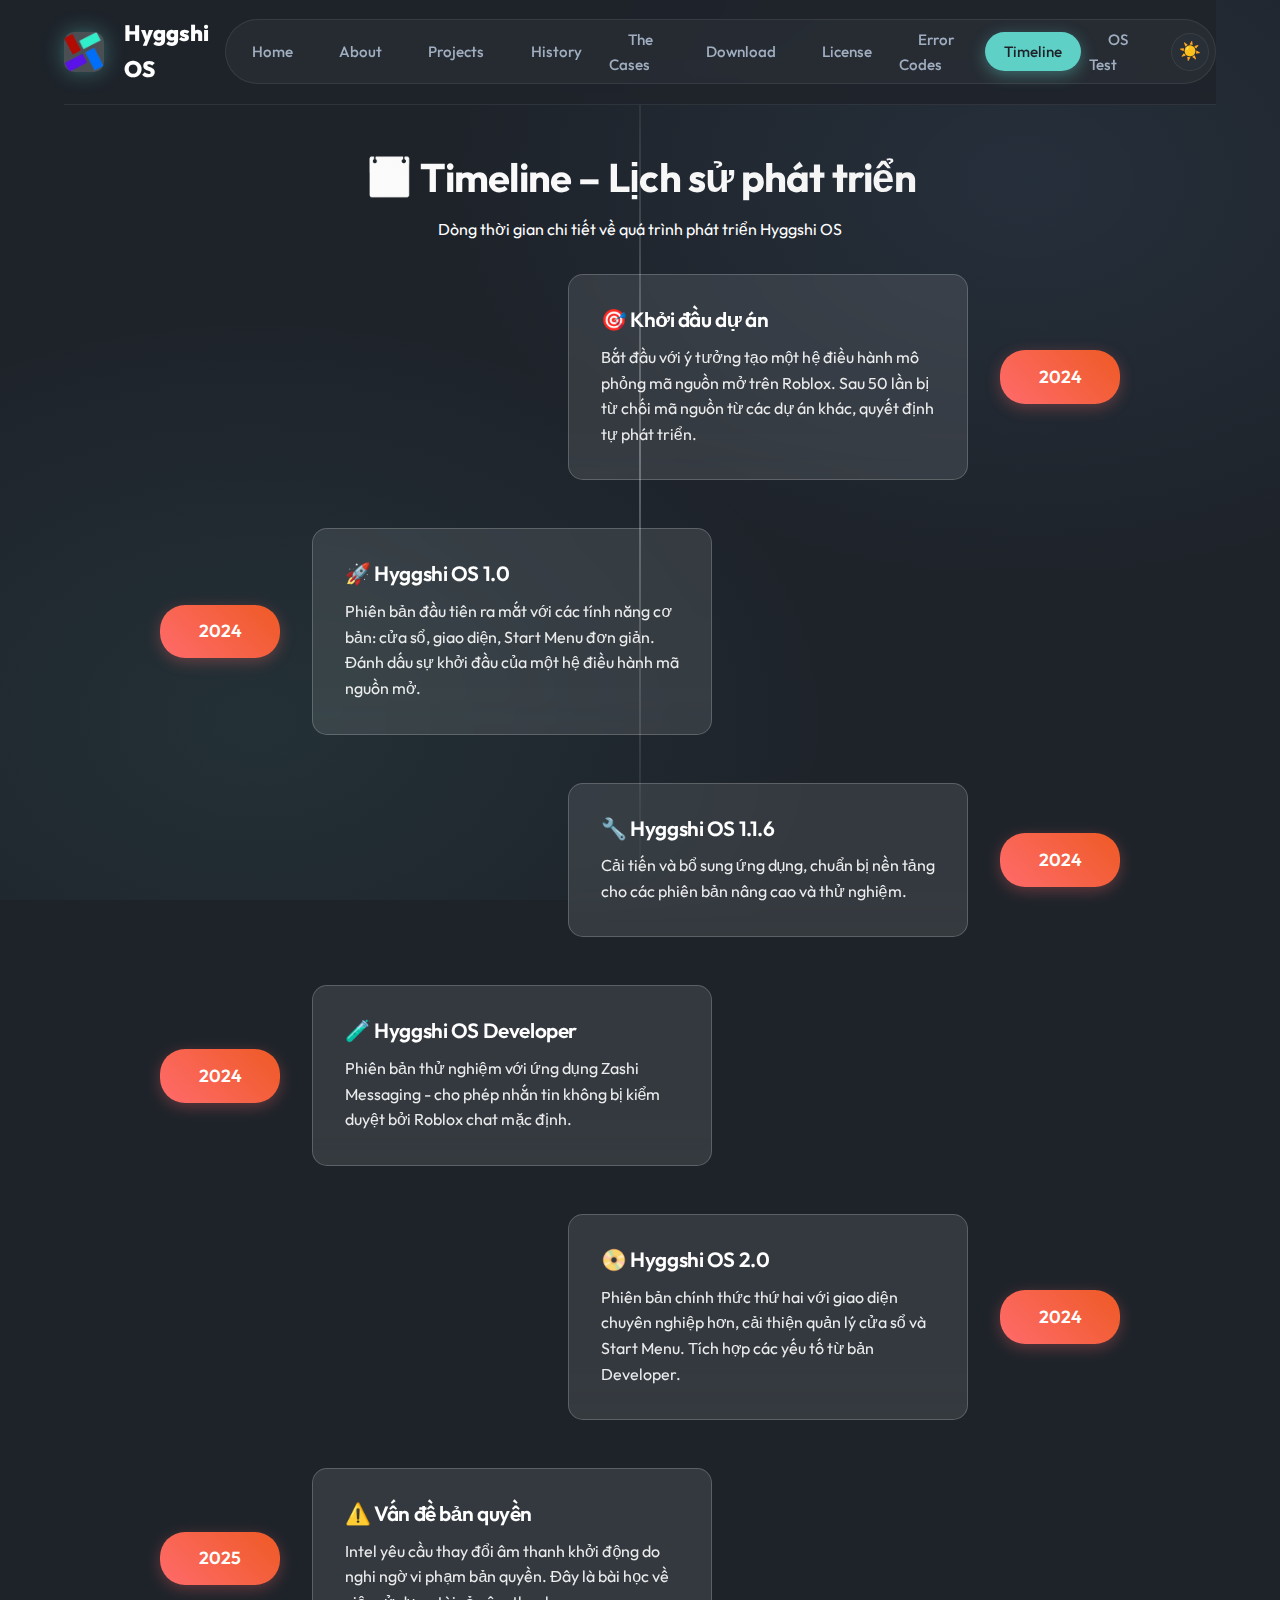
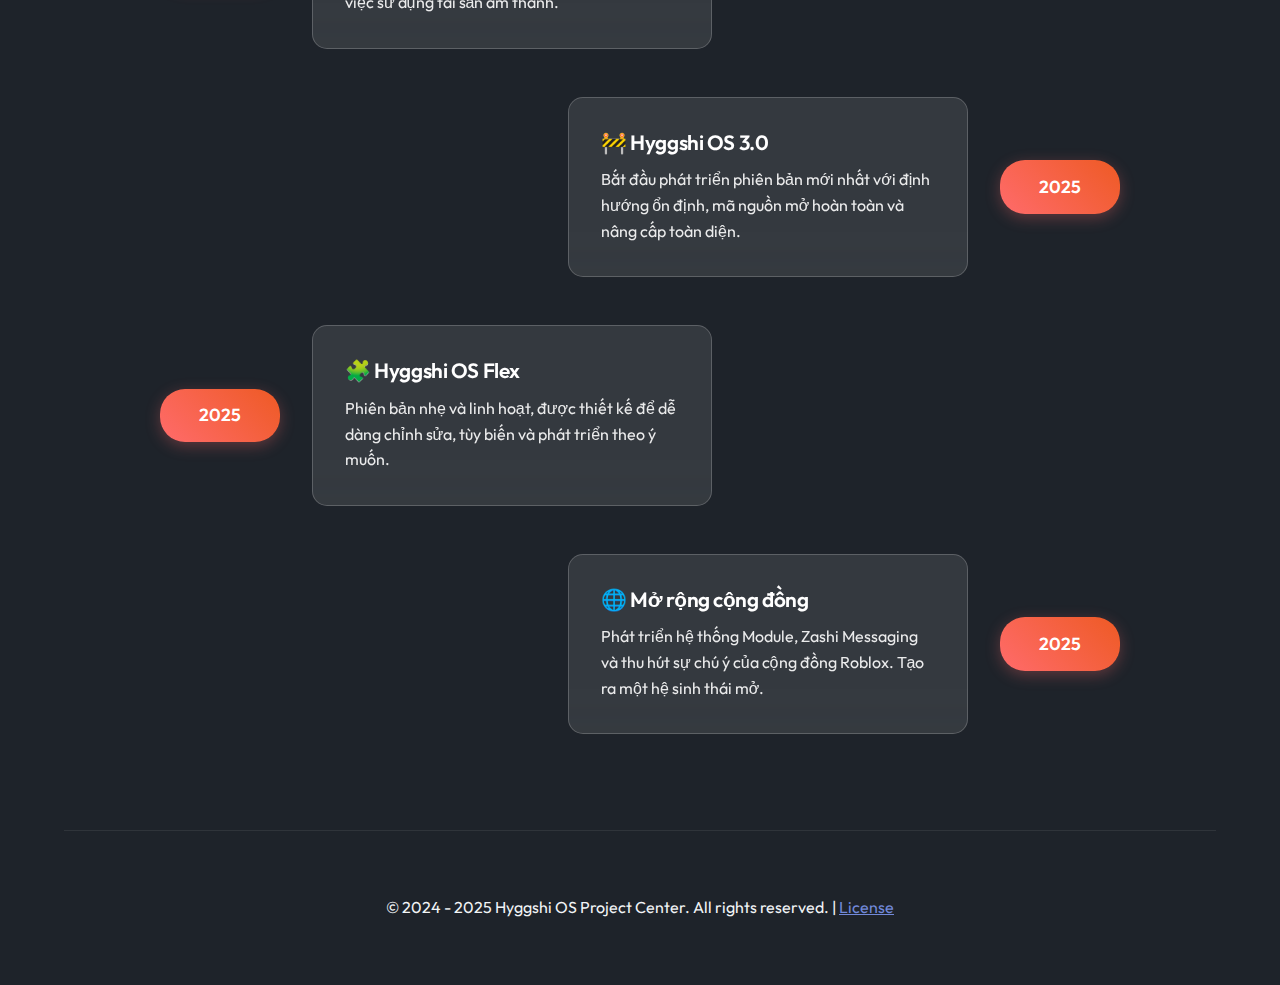
<file: timeline.html>
<!DOCTYPE html>
<html lang="vi">
<head>
  <meta charset="UTF-8" />
  <meta name="viewport" content="width=device-width, initial-scale=1.0" />
  <title>Timeline – Hyggshi OS Project Center</title>
  <link rel="icon" href="Resources/favicon.ico" />
  <link rel="stylesheet" href="style.css" />
  <style>
    .timeline-hero {
      text-align: center;
      padding: 3rem 0 2rem 0;
      color: white;
    }
    .timeline-hero h1 {
      font-size: 2.5rem;
      font-weight: 700;
      background: linear-gradient(45deg, #fff, #f0f0f0);
      -webkit-background-clip: text;
      -webkit-text-fill-color: transparent;
      background-clip: text;
      margin-bottom: 1rem;
    }
    .timeline-container {
      max-width: 1000px;
      margin: 0 auto;
      padding: 0 20px;
    }
    .timeline-item {
      position: relative;
      margin-bottom: 3rem;
      display: flex;
      align-items: center;
    }
    .timeline-item:nth-child(odd) {
      flex-direction: row;
    }
    .timeline-item:nth-child(even) {
      flex-direction: row-reverse;
    }
    .timeline-date {
      background: linear-gradient(45deg, #ff6b6b, #ee5a24);
      color: white;
      padding: 0.8rem 1.5rem;
      border-radius: 25px;
      font-weight: 600;
      font-size: 1.1rem;
      box-shadow: 0 4px 15px rgba(255, 107, 107, 0.3);
      position: relative;
      z-index: 2;
      min-width: 120px;
      text-align: center;
    }
    .timeline-content {
      background: rgba(255, 255, 255, 0.1);
      backdrop-filter: blur(20px);
      border: 1px solid rgba(255, 255, 255, 0.2);
      border-radius: 15px;
      padding: 2rem;
      margin: 0 2rem;
      color: white;
      flex: 1;
      max-width: 400px;
      position: relative;
      transition: all 0.3s ease;
    }
    .timeline-content:hover {
      transform: translateY(-5px);
      box-shadow: 0 10px 30px rgba(0, 0, 0, 0.2);
      background: rgba(255, 255, 255, 0.15);
    }
    .timeline-content h3 {
      font-size: 1.3rem;
      font-weight: 600;
      margin-bottom: 0.8rem;
      color: #fff;
    }
    .timeline-content p {
      opacity: 0.9;
      line-height: 1.6;
    }
    .timeline-line {
      position: absolute;
      left: 50%;
      top: 0;
      bottom: 0;
      width: 2px;
      background: linear-gradient(to bottom, transparent, rgba(255, 255, 255, 0.3), transparent);
      transform: translateX(-50%);
      z-index: 1;
    }
    @media (max-width: 768px) {
      .timeline-line {
        left: 20px;
      }
      .timeline-item {
        flex-direction: column !important;
        align-items: flex-start;
        margin-left: 40px;
      }
      .timeline-date {
        margin-bottom: 1rem;
        align-self: flex-start;
      }
      .timeline-content {
        margin: 0;
        max-width: 100%;
      }
    }
  </style>
</head>
<body>
  <div class="container">
    <header class="header">
      <nav class="nav">
        <div class="logo">
          <img src="Resources/upscalemedia-transformed.png" alt="Hyggshi OS Logo" style="height: 40px; width: 40px; object-fit: contain; vertical-align: middle; margin-right: 0.5rem; border-radius: 10px; background: rgba(255,255,255,0.2);">
          <span class="logo-text">Hyggshi OS</span>
        </div>
        <ul class="nav-menu">
          <li><a href="index.html" class="nav-link">Home</a></li>
          <li><a href="About.html" class="nav-link">About</a></li>
          <li><a href="projects.html" class="nav-link">Projects</a></li>
          <li><a href="History.html" class="nav-link">History</a></li>
          <li><a href="The-Cases.html" class="nav-link">The Cases</a></li>
          <li><a href="download.html" class="nav-link">Download</a></li>
          <li><a href="license.html" class="nav-link">License</a></li>
          <li><a href="erorrcode.html" class="nav-link">Error Codes</a></li>
          <li><a href="timeline.html" class="nav-link active">Timeline</a></li>
          <li><a href="OSmain.html" class="nav-link">OS Test</a></li>
        </ul>
      </nav>
    </header>

    <main class="main">
      <section class="timeline-hero">
        <h1>📅 Timeline – Lịch sử phát triển</h1>
        <p>Dòng thời gian chi tiết về quá trình phát triển Hyggshi OS</p>
      </section>

      <section class="timeline-container">
        <div class="timeline-line"></div>
        
        <div class="timeline-item">
          <div class="timeline-date">2024</div>
          <div class="timeline-content">
            <h3>🎯 Khởi đầu dự án</h3>
            <p>Bắt đầu với ý tưởng tạo một hệ điều hành mô phỏng mã nguồn mở trên Roblox. Sau 50 lần bị từ chối mã nguồn từ các dự án khác, quyết định tự phát triển.</p>
          </div>
        </div>

        <div class="timeline-item">
          <div class="timeline-date">2024</div>
          <div class="timeline-content">
            <h3>🚀 Hyggshi OS 1.0</h3>
            <p>Phiên bản đầu tiên ra mắt với các tính năng cơ bản: cửa sổ, giao diện, Start Menu đơn giản. Đánh dấu sự khởi đầu của một hệ điều hành mã nguồn mở.</p>
          </div>
        </div>

        <div class="timeline-item">
          <div class="timeline-date">2024</div>
          <div class="timeline-content">
            <h3>🔧 Hyggshi OS 1.1.6</h3>
            <p>Cải tiến và bổ sung ứng dụng, chuẩn bị nền tảng cho các phiên bản nâng cao và thử nghiệm.</p>
          </div>
        </div>

        <div class="timeline-item">
          <div class="timeline-date">2024</div>
          <div class="timeline-content">
            <h3>🧪 Hyggshi OS Developer</h3>
            <p>Phiên bản thử nghiệm với ứng dụng Zashi Messaging - cho phép nhắn tin không bị kiểm duyệt bởi Roblox chat mặc định.</p>
          </div>
        </div>

        <div class="timeline-item">
          <div class="timeline-date">2024</div>
          <div class="timeline-content">
            <h3>📀 Hyggshi OS 2.0</h3>
            <p>Phiên bản chính thức thứ hai với giao diện chuyên nghiệp hơn, cải thiện quản lý cửa sổ và Start Menu. Tích hợp các yếu tố từ bản Developer.</p>
          </div>
        </div>

        <div class="timeline-item">
          <div class="timeline-date">2025</div>
          <div class="timeline-content">
            <h3>⚠️ Vấn đề bản quyền</h3>
            <p>Intel yêu cầu thay đổi âm thanh khởi động do nghi ngờ vi phạm bản quyền. Đây là bài học về việc sử dụng tài sản âm thanh.</p>
          </div>
        </div>

        <div class="timeline-item">
          <div class="timeline-date">2025</div>
          <div class="timeline-content">
            <h3>🚧 Hyggshi OS 3.0</h3>
            <p>Bắt đầu phát triển phiên bản mới nhất với định hướng ổn định, mã nguồn mở hoàn toàn và nâng cấp toàn diện.</p>
          </div>
        </div>

        <div class="timeline-item">
          <div class="timeline-date">2025</div>
          <div class="timeline-content">
            <h3>🧩 Hyggshi OS Flex</h3>
            <p>Phiên bản nhẹ và linh hoạt, được thiết kế để dễ dàng chỉnh sửa, tùy biến và phát triển theo ý muốn.</p>
          </div>
        </div>

        <div class="timeline-item">
          <div class="timeline-date">2025</div>
          <div class="timeline-content">
            <h3>🌐 Mở rộng cộng đồng</h3>
            <p>Phát triển hệ thống Module, Zashi Messaging và thu hút sự chú ý của cộng đồng Roblox. Tạo ra một hệ sinh thái mở.</p>
          </div>
        </div>

      </section>
    </main>

    <footer class="footer">
      <p>© 2024 - 2025 Hyggshi OS Project Center. All rights reserved. | <a href="license.html" style="color:#7289da;text-decoration:underline;">License</a></p>
    </footer>
  </div>

  <script src="script.js"></script>
</body>
</html>
</file>
<file: style.css>
/* 
   HYGGSHI OS - CLOUDAR OS THEME
   Style: Light, Airy, Cloud-like
   Palette: Soft Cyan, Mist Gray, Mint Accents
*/

@import url('https://fonts.googleapis.com/css2?family=Outfit:wght@300;400;500;600;700;800&family=JetBrains+Mono:wght@400;500&display=swap');

:root {
  /* --- CLOUDAR OS PALETTE --- */

  /* Primary: Cloud Blue / Sky Cyan */
  --c-primary: #5ED0C6;
  --c-primary-light: #6AD7E5;
  --c-primary-alt: #7BB9FF;
  --c-primary-glow: rgba(94, 208, 198, 0.4);

  /* Accent: Mint Green / Soft Teal */
  --c-accent: #4EE6B6;
  --c-accent-alt: #3BCFC3;

  /* Status Colors */
  --c-success: #4EE6B6;
  --c-warning: #FFD166;
  --c-danger: #EF6F6C;

  /* --- DARK MODE (Cloud Night) - Default --- */
  --c-bg-deep: #1E232A;
  --c-bg-surface: #2A3038;
  --c-bg-card: #2A3038;

  /* Text */
  --c-text-main: #F2F4F6;
  --c-text-muted: #A0AEC0;

  /* --- GLASS / SURFACE --- */
  --glass-bg: rgba(42, 48, 56, 0.7);
  --glass-border: 1px solid rgba(255, 255, 255, 0.08);
  --glass-highlight: 1px solid rgba(255, 255, 255, 0.12);
  --glass-blur: blur(20px);

  /* --- SPACING & LAYOUT --- */
  --radius-sm: 8px;
  --radius-md: 16px;
  --radius-lg: 24px;
  --radius-xl: 32px;

  --container-width: 1200px;
}

/* --- LIGHT MODE (Cloud Day) --- */
[data-theme="light"] {
  --c-bg-deep: #F2F4F6;
  --c-bg-surface: #FFFFFF;
  --c-bg-card: #FFFFFF;

  --c-text-main: #1E232A;
  --c-text-muted: #5A6A7A;

  --glass-bg: rgba(255, 255, 255, 0.8);
  --glass-border: 1px solid rgba(0, 0, 0, 0.08);
  --glass-highlight: 1px solid rgba(0, 0, 0, 0.05);
}

/* Theme Toggle Button */
.theme-toggle {
  width: 38px;
  height: 38px;
  border-radius: 50%;
  border: var(--glass-border);
  background: var(--glass-bg);
  backdrop-filter: blur(10px);
  cursor: pointer;
  display: flex;
  align-items: center;
  justify-content: center;
  font-size: 1.1rem;
  transition: all 0.3s ease;
  margin-left: 1rem;
  flex-shrink: 0;
}

.theme-toggle:hover {
  background: var(--c-primary);
  transform: scale(1.1);
  box-shadow: 0 0 20px var(--c-primary-glow);
}

/* Light mode specific overrides */
[data-theme="light"] .header {
  background: rgba(242, 244, 246, 0.9);
  border-bottom: 1px solid rgba(0, 0, 0, 0.08);
}

[data-theme="light"] .nav-link:hover,
[data-theme="light"] .nav-link.active {
  background: var(--c-primary);
  color: white;
}

[data-theme="light"] .card {
  box-shadow: 0 4px 20px rgba(0, 0, 0, 0.08);
}

[data-theme="light"] .btn-secondary {
  background: rgba(0, 0, 0, 0.05);
  border: 1px solid rgba(0, 0, 0, 0.1);
  color: var(--c-text-main);
}

[data-theme="light"] .footer {
  background: rgba(242, 244, 246, 0.95);
}

/* --- RESET & BASE --- */
*,
*::before,
*::after {
  margin: 0;
  padding: 0;
  box-sizing: border-box;
}

body {
  background-color: var(--c-bg-deep);
  background-image:
    radial-gradient(ellipse at 20% 80%, rgba(94, 208, 198, 0.08), transparent 40%),
    radial-gradient(ellipse at 80% 20%, rgba(123, 185, 255, 0.08), transparent 40%);
  background-attachment: fixed;
  color: var(--c-text-main);
  font-family: 'Outfit', sans-serif;
  line-height: 1.6;
  overflow-x: hidden;
  -webkit-font-smoothing: antialiased;
}

img {
  max-width: 100%;
  display: block;
}

a {
  text-decoration: none;
  color: inherit;
  transition: all 0.2s ease;
}

/* --- TYPOGRAPHY --- */
h1,
h2,
h3,
h4,
h5,
h6 {
  line-height: 1.2;
  font-weight: 700;
  margin-bottom: 1rem;
  letter-spacing: -0.02em;
}

h1 {
  font-size: 3.5rem;
}

h2 {
  font-size: 2.5rem;
}

h3 {
  font-size: 1.75rem;
}

.section-title {
  text-align: center;
  margin: 0 auto 4rem auto;
  position: relative;
  display: block;
  width: 100%;
}

.section-title span {
  background: linear-gradient(135deg, var(--c-primary) 0%, var(--c-primary-alt) 100%);
  -webkit-background-clip: text;
  background-clip: text;
  -webkit-text-fill-color: transparent;
  display: inline-block;
}

.text-gradient {
  background: linear-gradient(to right, var(--c-primary), var(--c-accent));
  -webkit-background-clip: text;
  background-clip: text;
  -webkit-text-fill-color: transparent;
}

/* --- LAYOUT UTILITIES --- */
.container {
  max-width: var(--container-width);
  margin: 0 auto;
  padding: 0 24px;
}

.grid {
  display: grid;
  gap: 2rem;
}

.grid-2 {
  grid-template-columns: repeat(auto-fit, minmax(350px, 1fr));
}

.grid-3 {
  grid-template-columns: repeat(auto-fit, minmax(300px, 1fr));
}

.grid-4 {
  grid-template-columns: repeat(auto-fit, minmax(250px, 1fr));
}

.flex-center {
  display: flex;
  align-items: center;
  justify-content: center;
}

.section-spacer {
  padding: 6rem 0;
}

/* --- COMPONENTS --- */

/* 1. Header */
.header {
  position: sticky;
  top: 0;
  z-index: 1000;
  padding: 1rem 0;
  background: rgba(30, 35, 42, 0.85);
  backdrop-filter: var(--glass-blur);
  border-bottom: var(--glass-border);
}

.nav {
  display: flex;
  justify-content: space-between;
  align-items: center;
}

.logo {
  display: flex;
  align-items: center;
  gap: 12px;
  font-weight: 800;
  font-size: 1.4rem;
  color: white;
}

.logo img {
  height: 40px;
  width: 40px;
  border-radius: 12px;
  box-shadow: 0 0 20px var(--c-primary-glow);
}

.nav-menu {
  display: flex;
  align-items: center;
  gap: 0.5rem;
  list-style: none;
  background: rgba(255, 255, 255, 0.04);
  padding: 6px;
  border-radius: 100px;
  border: var(--glass-border);
}

.nav-link {
  padding: 0.6rem 1.2rem;
  border-radius: 100px;
  font-weight: 500;
  font-size: 0.95rem;
  color: var(--c-text-muted);
}

.nav-link:hover,
.nav-link.active {
  background: var(--c-primary);
  color: var(--c-bg-deep);
  box-shadow: 0 4px 15px var(--c-primary-glow);
}

/* 2. Buttons */
.btn {
  display: inline-flex;
  align-items: center;
  justify-content: center;
  padding: 0.8rem 1.8rem;
  border-radius: var(--radius-md);
  font-weight: 600;
  transition: all 0.3s cubic-bezier(0.4, 0, 0.2, 1);
  gap: 8px;
  cursor: pointer;
  border: none;
}

.btn-primary {
  background: linear-gradient(135deg, var(--c-primary), var(--c-accent));
  color: var(--c-bg-deep);
  box-shadow: 0 4px 20px var(--c-primary-glow);
}

.btn-primary:hover {
  transform: translateY(-3px);
  box-shadow: 0 8px 30px rgba(94, 208, 198, 0.5);
}

.btn-secondary {
  background: rgba(255, 255, 255, 0.08);
  border: var(--glass-border);
  color: white;
}

.btn-secondary:hover {
  background: rgba(255, 255, 255, 0.15);
  border-color: var(--c-primary);
}

.btn-github {
  background: #24292e;
  color: white;
  border: 1px solid rgba(255, 255, 255, 0.1);
}

.btn-github:hover {
  background: #2f363d;
}

/* 3. Cards - Cloud Style */
.card {
  background: var(--glass-bg);
  border: var(--glass-border);
  border-radius: var(--radius-lg);
  padding: 2rem;
  transition: all 0.4s ease;
  backdrop-filter: blur(12px);
  position: relative;
  overflow: hidden;
}

.card:hover {
  transform: translateY(-5px);
  border-color: var(--c-primary);
  box-shadow: 0 20px 50px rgba(94, 208, 198, 0.15);
}

.card::before {
  content: '';
  position: absolute;
  top: 0;
  left: 0;
  width: 100%;
  height: 100%;
  background: linear-gradient(180deg, rgba(94, 208, 198, 0.05) 0%, transparent 100%);
  pointer-events: none;
}

.card-icon {
  width: 60px;
  height: 60px;
  background: linear-gradient(135deg, rgba(94, 208, 198, 0.2), rgba(123, 185, 255, 0.2));
  border-radius: var(--radius-md);
  display: flex;
  align-items: center;
  justify-content: center;
  font-size: 1.8rem;
  margin-bottom: 1.5rem;
  color: var(--c-primary);
  border: 1px solid rgba(94, 208, 198, 0.3);
}

/* 4. Hero Section */
.hero {
  min-height: 80vh;
  display: flex;
  align-items: center;
  position: relative;
  padding: 8rem 0;
}

.hero-content {
  max-width: 650px;
  position: relative;
  z-index: 2;
}

.hero h1 {
  font-size: 4.5rem;
  margin-bottom: 1.5rem;
  line-height: 1.1;
}

.hero p {
  font-size: 1.25rem;
  color: var(--c-text-muted);
  margin-bottom: 2.5rem;
  max-width: 90%;
}

.hero-visual {
  position: absolute;
  right: -10%;
  top: 50%;
  transform: translateY(-50%);
  width: 600px;
  height: 600px;
  background: radial-gradient(circle, var(--c-primary) 0%, transparent 60%);
  opacity: 0.15;
  z-index: 0;
  filter: blur(100px);
}

/* 5. Bento Grid */
.bento-grid {
  display: grid;
  grid-template-columns: repeat(3, 1fr);
  gap: 1.5rem;
  grid-auto-rows: minmax(220px, auto);
}

.bento-item {
  background: var(--glass-bg);
  border: var(--glass-border);
  border-radius: var(--radius-lg);
  padding: 2rem;
  display: flex;
  flex-direction: column;
  justify-content: space-between;
}

.bento-item.large {
  grid-column: span 2;
}

/* 6. Footer */
.footer {
  border-top: var(--glass-border);
  padding: 4rem 0;
  margin-top: 6rem;
  text-align: center;
  background: rgba(30, 35, 42, 0.9);
}

/* 7. Image Presentation */
.presentation-grid {
  display: grid;
  grid-template-columns: repeat(3, minmax(0, 1fr));
  gap: 1.5rem;
}

.presentation-item {
  padding: 1rem;
}

.presentation-item img {
  width: 100%;
  height: 230px;
  object-fit: cover;
  border-radius: var(--radius-md);
  border: var(--glass-border);
}

.presentation-item figcaption {
  margin-top: 1rem;
  color: var(--c-text-muted);
  font-size: 0.95rem;
}

.footer-links {
  display: flex;
  justify-content: center;
  gap: 2rem;
  margin: 2rem 0;
}

/* --- ANIMATIONS --- */
@keyframes fadeInUp {
  from {
    opacity: 0;
    transform: translateY(30px);
  }

  to {
    opacity: 1;
    transform: translateY(0);
  }
}

.fade-in-up {
  animation: fadeInUp 0.8s cubic-bezier(0.2, 0.8, 0.2, 1) forwards;
  opacity: 0;
}

.delay-1 {
  animation-delay: 0.1s;
}

.delay-2 {
  animation-delay: 0.2s;
}

.delay-3 {
  animation-delay: 0.3s;
}

/* Cloud float animation */
@keyframes cloudFloat {

  0%,
  100% {
    transform: translateY(0);
  }

  50% {
    transform: translateY(-10px);
  }
}

.cloud-float {
  animation: cloudFloat 4s ease-in-out infinite;
}

/* --- RESPONSIVE --- */
@media (max-width: 768px) {
  .nav-menu {
    display: none;
  }

  .hero h1 {
    font-size: 3rem;
  }

  .bento-grid {
    grid-template-columns: 1fr;
  }

  .bento-item.large {
    grid-column: auto;
  }

  .presentation-grid {
    grid-template-columns: 1fr;
  }

  h1 {
    font-size: 2.5rem;
  }

  h2 {
    font-size: 2rem;
  }
}

/* --- UTILITY EXTRAS --- */
.badge {
  padding: 0.3rem 0.8rem;
  border-radius: 50px;
  font-size: 0.85rem;
  font-weight: 700;
  background: rgba(255, 255, 255, 0.1);
  color: white;
}

.badge.active {
  background: rgba(78, 230, 182, 0.2);
  color: #4EE6B6;
  border: 1px solid rgba(78, 230, 182, 0.3);
}

.badge.warning {
  background: rgba(255, 209, 102, 0.2);
  color: #FFD166;
  border: 1px solid rgba(255, 209, 102, 0.3);
}

.badge.danger {
  background: rgba(239, 111, 108, 0.2);
  color: #EF6F6C;
  border: 1px solid rgba(239, 111, 108, 0.3);
}

/* Cloud Icon Decoration */
.cloud-icon::before {
  content: '☁️';
  margin-right: 0.5rem;
}
</file>
